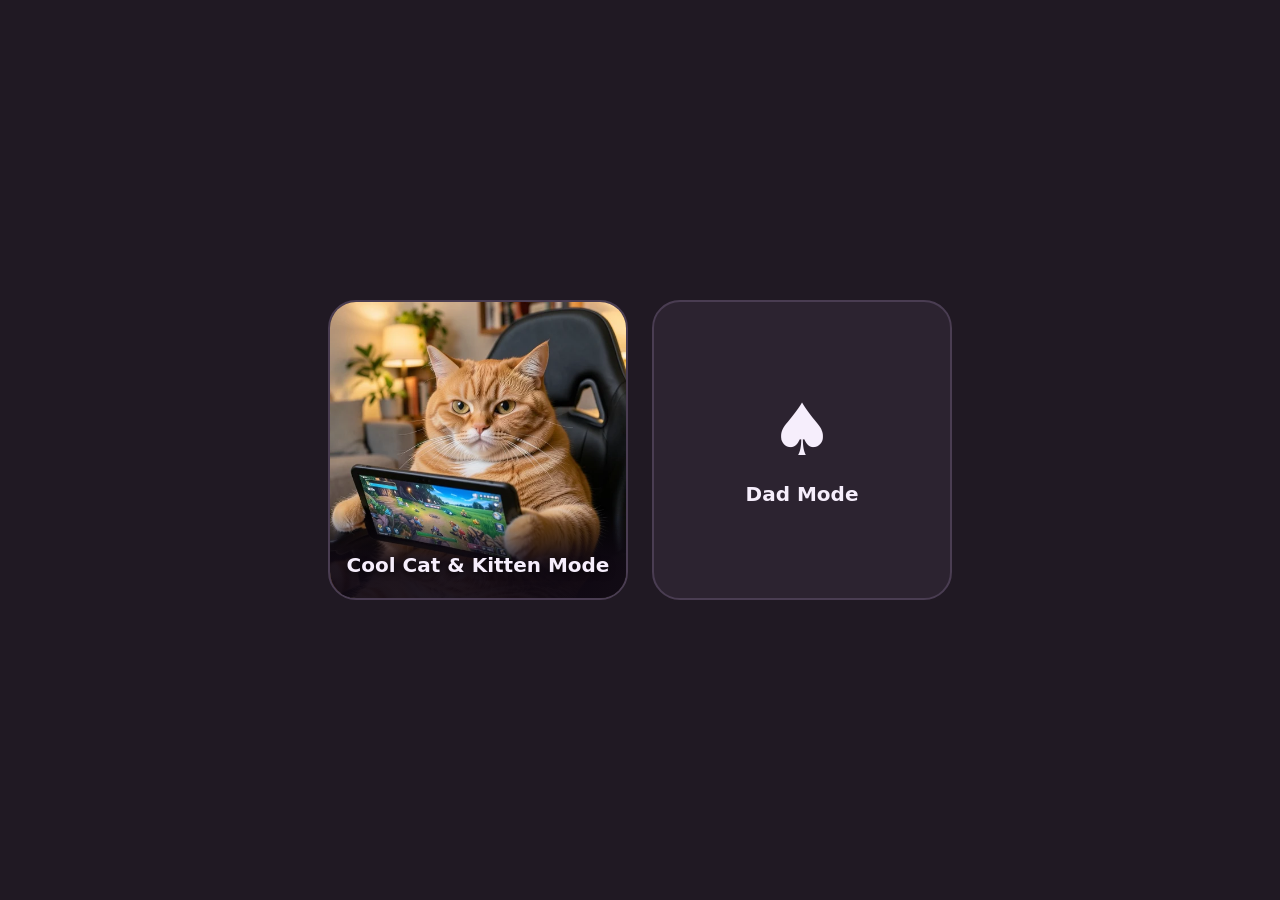
<file: index.html>
<!DOCTYPE html>
<html lang="en">
<head>
<meta charset="utf-8">
<meta name="viewport" content="width=device-width, initial-scale=1">
<title>Nobody's Perfect</title>
<meta name="theme-color" content="#201923">
<link rel="stylesheet" href="launch.css">
<link rel="manifest" href="manifest.json">
<link rel="icon" href="icon-192.png" type="image/png">
</head>
<body>
<main class="launch">
  <a class="launch-card pic" href="cat.html">
    <img class="launch-img" src="img/launch/cool-cat.webp" alt="">
    <b>Cool Cat &amp; Kitten Mode</b>
  </a>
  <a class="launch-card" href="dad.html">
    <span class="launch-art" aria-hidden="true">♠</span>
    <b>Dad Mode</b>
  </a>
</main>
</body>
</html>
</file>
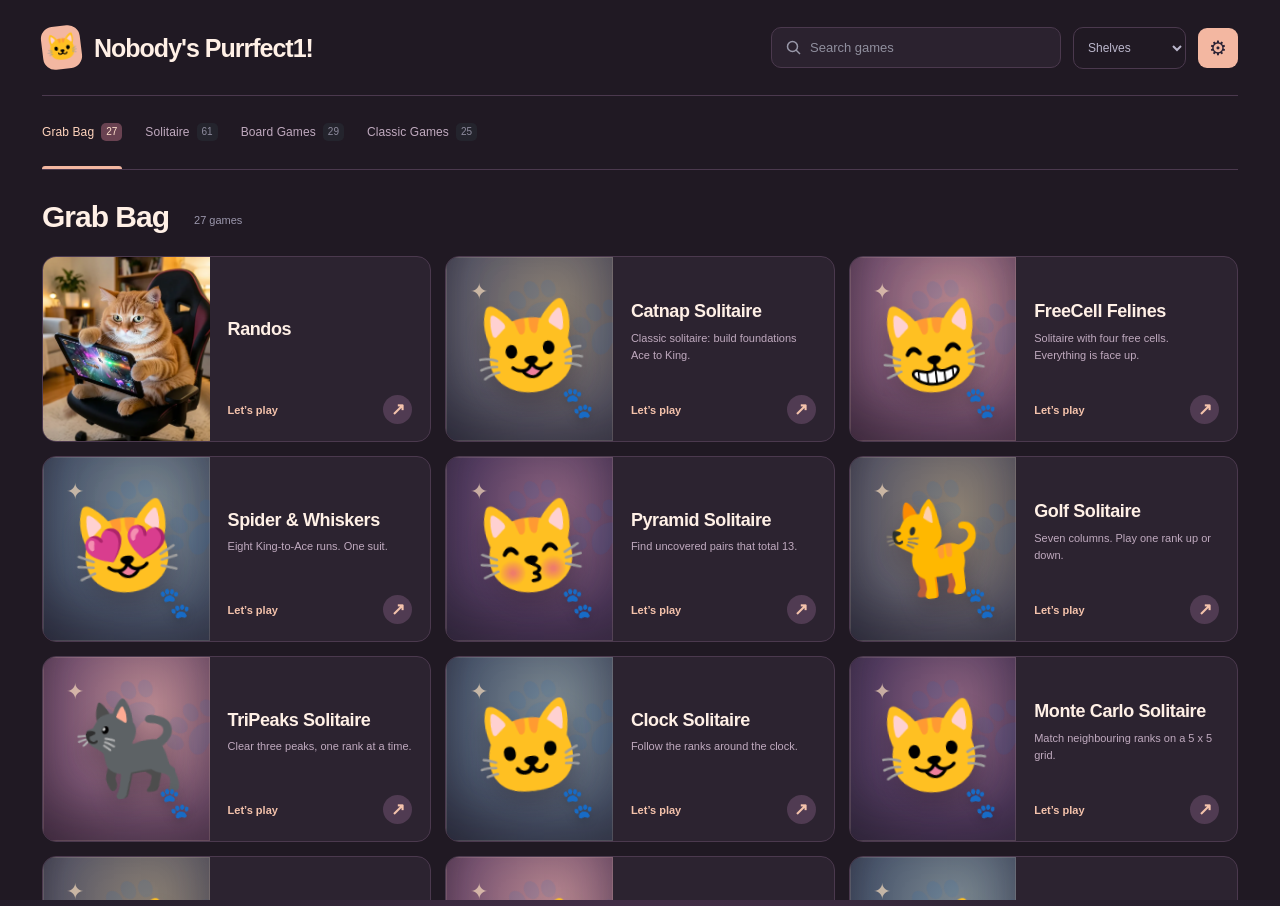
<file: cat.html>
<!DOCTYPE html><html><head><meta charset="utf-8"><title>Nobody's Purrfect1</title>
<meta name="viewport" content="width=device-width,initial-scale=1,viewport-fit=cover">
<link rel="stylesheet" href="intro.css">
<link rel="stylesheet" href="style.css">
<link rel="stylesheet" href="arcade.css">
<link rel="stylesheet" href="expansion.css">
<link rel="stylesheet" href="boards.css">
<link rel="stylesheet" href="more-boards.css">
<link rel="stylesheet" href="carousel.css">
<link rel="stylesheet" href="arcade-views.css">
<link rel="stylesheet" href="readability.css">
<link rel="stylesheet" href="solo.css">
<link rel="stylesheet" href="world-puzzles.css">
<link rel="stylesheet" href="mahjong.css">
<link rel="stylesheet" href="interface.css">
<link rel="stylesheet" href="chess.css">
<link rel="stylesheet" href="jewels.css">
<link rel="stylesheet" href="motion.css">
<link rel="stylesheet" href="cabinet.css">
<link rel="stylesheet" href="classic.css">
<link rel="stylesheet" href="page-themes.css">
<link rel="stylesheet" href="mobile.css">
<link rel="stylesheet" href="room.css">
<link rel="stylesheet" href="solitaire-deck.css">
  <link rel="stylesheet" href="picture-cards.css">
<link rel="manifest" href="manifest.json">
<link rel="icon" href="icon-192.png" type="image/png">
<link rel="apple-touch-icon" href="apple-touch-icon.png">
<meta name="theme-color" content="#201923">
<meta name="apple-mobile-web-app-capable" content="yes">
<meta name="mobile-web-app-capable" content="yes">
<link rel="stylesheet" href="cat-theme.css">
<link rel="stylesheet" href="randos/randos.css">
  <link rel="stylesheet" href="cat-motion.css">
  <link rel="stylesheet" href="online.css">
  <link rel="stylesheet" href="frame.css">
  <link rel="stylesheet" href="hub-settings.css">
  <link rel="stylesheet" href="card-zoom.css">
  <link rel="stylesheet" href="fonts.css">
<script src="js/theme.js"></script>
<link rel="stylesheet" href="light-theme.css">
</head><body>
<div id="top"><h2 style="color:var(--gold)">🐱 Nobody's Purrfect1</h2><div><span class="chip" id="hl"></span><button class="alt" id="mute" style="padding:4px 10px">🔊</button><button class="alt" id="hm" style="padding:4px 12px">Menu</button></div></div>
<div id="board">
<div id="scores"><div>You <b id="sp">0</b></div><div id="cmb"></div><div>Dealer <b id="sd">0</b></div></div>
<div id="goal"></div><div id="stacks"></div>
<div id="hud"><div id="deck"></div><div id="cur"></div><div id="reserve"></div><div id="pw"></div></div></div>
<div id="modal"><div id="box"></div></div><div id="toast"></div><div id="magic"><div id="mtop"><h2 style="color:var(--gold)">🐈 Cat Tricks</h2><span id="mver" style="font-size:13px"></span><button class="alt" id="mq">? How to play</button><button class="alt" id="mx">Close</button></div><div id="mlist"></div><div id="mplay"><div id="menv"></div><div id="mmsg"></div><div id="mcols"></div><div id="mact" class="row"></div></div></div>
<div id="g2"><div id="g2t"><h2 id="g2h" style="color:var(--gold)"></h2><span><button class="alt" id="g2q" title="How to play this game">? How to play</button> <button class="alt" id="g2s" title="Back to the games list">Games</button> <button class="alt" id="g2x" title="Close">Close</button></span></div><div id="g2b"></div></div>
<canvas id="fx"></canvas>

<div id="pg-about" class="page" hidden><div class="pbody">
<div class="pbar"><h2>About</h2><button class="alt" data-close>Back to game</button></div>
<p class="ver">Nobody's Purrfect1 1.0 Final · 25 Oct 2026</p>
<p>A cozy cat arcade with solitaire, board games, puzzles and solo adventures. All games share a whiskered look, with familiar rules and saved progress.</p>
<h3>Credits</h3>
<ul>
<li>The Long Road is after Ashley’s solo card RPG at roboheartbeat.com.</li>
<li>The Quiet Year-style Journal, Savage Worlds-style Skirmish and Castle Falkenstein-style Challenges are unofficial, unaffiliated games inspired by The Quiet Year, Savage Worlds and Castle Falkenstein. They are not made, endorsed or supported by the publishers of those games.</li>
</ul>
</div></div>
<div id="pg-notes" class="page" hidden><div class="pbody">
<div class="pbar"><h2>Release notes</h2><button class="alt" data-close>Back to game</button></div>
<div class="rel"><p class="ver">Nobody's Purrfect1</p><ul><li>A shared cat theme across games, menus, cards and demos.</li><li>Card Duels, Ordinary the Scattering and PullCrest have been removed.</li><li>Other games, levels and saved progress are preserved.</li></ul></div>
</div></div>

<script src="js/game.js"></script>
<script src="js/magic.js"></script>
<script src="js/draw-count.js"></script>
<script src="js/extras.js"></script>
<script src="js/solitaire.js"></script>
<script src="js/tabletop.js"></script>
<script src="js/local-play.js"></script>
<script src="js/page-themes.js"></script>
<script src="js/solitaire-more.js"></script>
<script src="js/rpg.js"></script>
<script src="js/magic-more.js"></script>
<script src="js/board-rules.js"></script>
<script src="js/board-ai.js"></script>
<script src="js/mahjong-tiles.js"></script>
<script src="js/board-games.js"></script>
<script src="js/guides.js"></script>
<script src="vendor/chess.js"></script>
<script src="js/sudoku-data.js"></script>
<script src="js/more-board-rules.js"></script>
<script src="js/more-board-games.js"></script>
<script src="js/gin-rules.js"></script>
<script src="js/gin-game.js"></script>
<script src="js/readability.js"></script>
<script src="js/puzzle-rules.js"></script>
<script src="js/solo-data.js"></script>
<script src="js/solo-games.js"></script>
<script src="js/world-puzzle-rules.js"></script>
<script src="js/world-puzzles.js"></script>
<script src="js/solitaire-motion.js"></script>
<script src="js/animations.js"></script>
<script src="js/jewels.js"></script>
<script src="js/classic-rules.js"></script>
<script src="js/classic-levels.js"></script>
<script src="js/classic-games.js"></script>
<script src="js/card-design.js"></script>
<script src="js/cat-theme.js"></script>
<script src="js/network.js"></script>
<script src="js/carousel.js"></script>
<script src="js/game-sessions.js"></script>
<script src="js/arcade.js"></script>
<script src="randos/randos.js"></script>
<script src="randos/games/snake.js"></script>
<script src="randos/games/breakout.js"></script>
<script src="randos/games/pong.js"></script>
<script src="randos/games/flappy.js"></script>
<script src="randos/games/fish.js"></script>
<script src="randos/games/dodge.js"></script>
<script src="randos/games/whack.js"></script>
<script src="randos/games/memory.js"></script>
<script src="randos/games/lights.js"></script>
<script src="randos/games/slide.js"></script>
<script src="randos/games/tictactoe.js"></script>
<script src="randos/games/simon.js"></script>
<script src="randos/games/stack.js"></script>
<script src="randos/games/reaction.js"></script>
<script src="randos/games/colortap.js"></script>
<script src="randos/games/bubbles.js"></script>
<script src="randos/games/taprace.js"></script>
<script src="randos/games/hilo.js"></script>
<script src="randos/games/hangman.js"></script>
<script src="randos/games/rps.js"></script>
<script src="js/game-nav.js"></script>
<script src="js/pages.js"></script>
<script src="js/click-away.js"></script>
<script src="js/intro.js"></script>
</body></html>
</file>
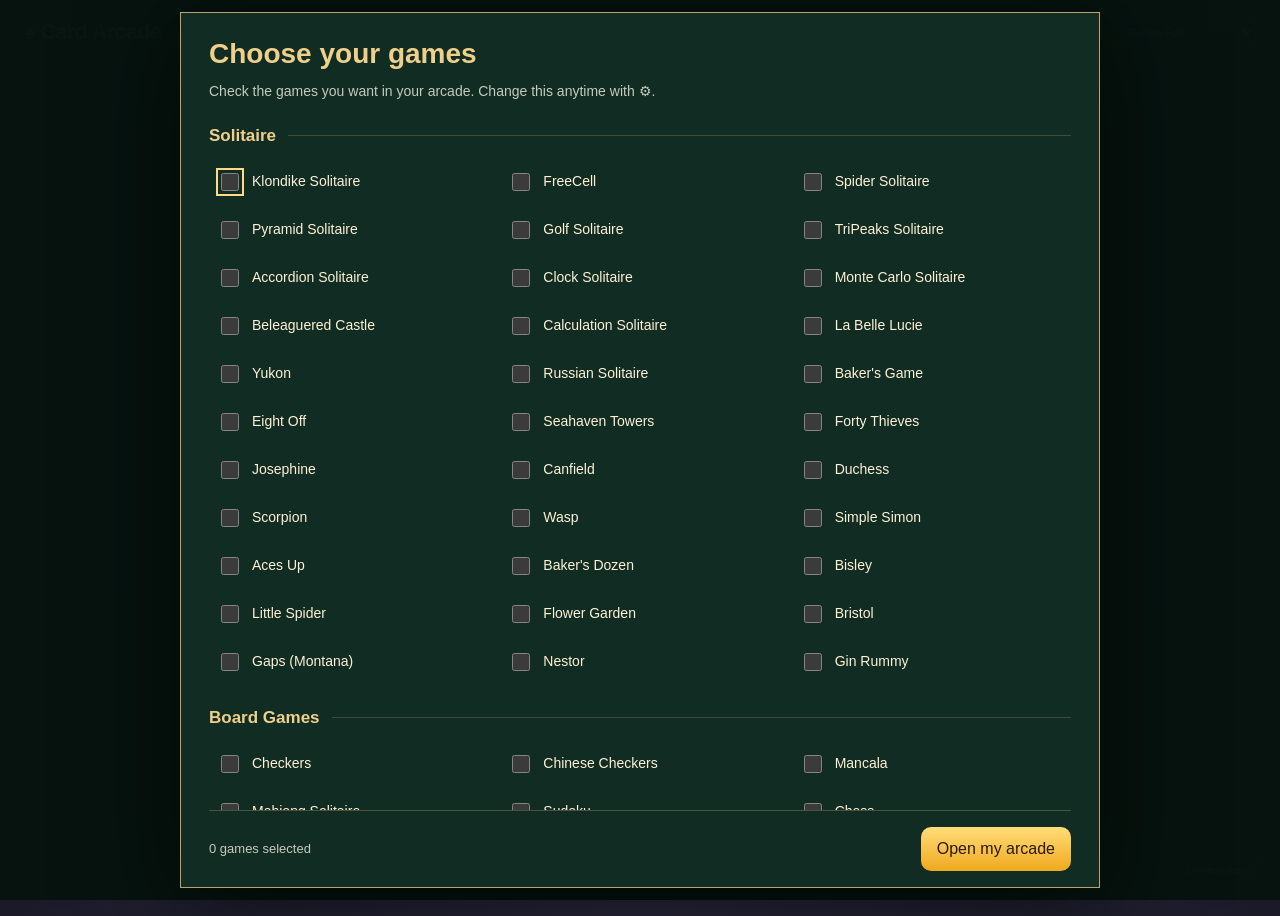
<file: dad.html>
<!DOCTYPE html><html><head><meta charset="utf-8"><title>Card Arcade</title>
<meta name="viewport" content="width=device-width,initial-scale=1,viewport-fit=cover">
<link rel="stylesheet" href="style.css">
<link rel="stylesheet" href="dad-arcade.css">
<link rel="stylesheet" href="expansion.css">
<link rel="stylesheet" href="boards.css">
<link rel="stylesheet" href="more-boards.css">
<link rel="stylesheet" href="carousel.css">
<link rel="stylesheet" href="arcade-views.css">
<link rel="stylesheet" href="readability.css">
<link rel="stylesheet" href="solo.css">
<link rel="stylesheet" href="world-puzzles.css">
<link rel="stylesheet" href="mahjong.css">
<link rel="stylesheet" href="interface.css">
<link rel="stylesheet" href="chess.css">
<link rel="stylesheet" href="jewels.css">
<link rel="stylesheet" href="motion.css">
<link rel="stylesheet" href="cabinet.css">
<link rel="stylesheet" href="classic.css">
<link rel="stylesheet" href="duel-screen.css">
<link rel="stylesheet" href="page-themes.css">
<link rel="stylesheet" href="mobile.css">
<link rel="stylesheet" href="room.css">
<link rel="stylesheet" href="dad-solitaire-deck.css">
<link rel="stylesheet" href="game-selection.css">
<link rel="manifest" href="dad-manifest.json">
<link rel="icon" href="icon.svg" type="image/svg+xml">
<link rel="apple-touch-icon" href="apple-touch-icon.png">
<meta name="theme-color" content="#141419">
<meta name="apple-mobile-web-app-capable" content="yes">
<meta name="mobile-web-app-capable" content="yes">
</head><body>
<div id="top"><h2 style="color:var(--gold)">♠ Card Arcade</h2><div><span class="chip" id="hl"></span><a class="alt" href="index.html" style="padding:4px 12px;text-decoration:none;display:inline-block;border-radius:999px">Modes</a><button class="alt" id="mute" style="padding:4px 10px">🔊</button><button class="alt" id="hm" style="padding:4px 12px">Menu</button></div></div>
<div id="board">
<div id="scores"><div>You <b id="sp">0</b></div><div id="cmb"></div><div>Dealer <b id="sd">0</b></div></div>
<div id="goal"></div><div id="stacks"></div>
<div id="hud"><div id="deck"></div><div id="cur"></div><div id="reserve"></div><div id="pw"></div></div></div>
<div id="modal"><div id="box"></div></div><div id="toast"></div><div id="magic"><div id="mtop"><h2 style="color:var(--gold)">🎩 Card Tricks</h2><span id="mver" style="font-size:13px"></span><button class="alt" id="mq">? How to play</button><button class="alt" id="mx">Close</button></div><div id="mlist"></div><div id="mplay"><div id="menv"></div><div id="mmsg"></div><div id="mcols"></div><div id="mact" class="row"></div></div></div>
<div id="g2"><div id="g2t"><h2 id="g2h" style="color:var(--gold)"></h2><span><button class="alt" id="g2q" title="How to play this game">? How to play</button> <button class="alt" id="g2s" title="Back to the games list">Games</button> <button class="alt" id="g2x" title="Close">Close</button></span></div><div id="g2b"></div></div>
<canvas id="fx"></canvas>

<div id="pg-about" class="page" hidden><div class="pbody">
<div class="pbar"><h2>About</h2><button class="alt" data-close>Back to game</button></div>
<p class="ver">Card Arcade 1.0 Final · 25 Oct 2026</p>
<p>An offline arcade with 94 games and 28 interactive Card Tricks routines: solitaire, solo adventures, board games, seven solo puzzles with 1,000 numbered levels each, nine additional world puzzles with 100 levels each, Gin Rummy, and two original fantasy card duels. Ordinary the Scattering has a 226,400-record catalog and 52 starter decks; PullCrest has 150 five-form creature families and 21,256 printings. Procedural catalog variants share mechanics and are not independently balanced. Card Tricks includes mathematical tricks and clearly labelled chance experiments.</p>
<h3>Credits</h3>
<ul>
<li>The Long Road is after Ashley’s solo card RPG at roboheartbeat.com.</li>
<li>The Quiet Year-style Journal, Savage Worlds-style Skirmish and Castle Falkenstein-style Challenges are unofficial, unaffiliated games inspired by The Quiet Year, Savage Worlds and Castle Falkenstein. They are not made, endorsed or supported by the publishers of those games.</li>
</ul>
</div></div>
<div id="pg-notes" class="page" hidden><div class="pbody">
<div class="pbar"><h2>Release notes</h2><button class="alt" data-close>Back to game</button></div>
<div class="rel"><p class="ver">1.0 Final · 25 Oct 2026</p><ul><li>Games resume when switching through the arcade menu or previous/next arrows. New game remains an explicit reset.</li><li>Mobile headers, touch controls, board scrolling and card-duel layouts adapt to narrow and short screens.</li><li>Complete local assets and catalogs are included in offline installation and the refreshed downloadable ZIP.</li></ul></div>
<div class="rel"><p class="ver">2.4.1 · 25 Oct 2026</p><ul><li>Ordinary the Scattering and PullCrest open in single-screen match layouts: compact battlefields, horizontal hands, selected-card rules and legal actions, and collapsed logs. On narrow screens the action panel moves below the hand. Library, deck-building and reference tabs retain normal scrolling.</li></ul></div>
<div class="rel"><p class="ver">2.4.0 · 25 Oct 2026</p><ul><li>Twenty animated page themes plus the original Green Felt, with saved selection and reduced-motion support.</li><li>The Classic Games cabinet has 100 level profiles per new activity. New Game generates a fresh configuration; levels change layouts, targets or pace. Peg Solitaire and Chinese Checkers retain their existing 1,000-level controls.</li><li>Previous Step and Next Step browse recorded demo frames without rerunning random actions. Resume returns to the live end of the demonstration.</li></ul></div>
<div class="rel"><p class="ver">2.2.2 · 25 Oct 2026</p><ul><li>Stronger local opponents: difficulty-scaled Checkers, Chinese Checkers and Mancala; deeper Chess, Connect Four and Othello search; complete-turn Backgammon evaluation; improved Dominoes, Dots and Boxes, Gin Rummy and card-duel decisions.</li><li>Saved difficulty controls for the original board games, Dominoes and Dots and Boxes. Search uses completed iterations and bounded budgets; worker errors, invalid replies, timeouts and stale turns recover safely.</li><li>Shelves is the default arcade view. Full card catalogs and the updated AI are included in offline installation and the local ZIP.</li></ul></div>
<div class="rel"><p class="ver">2.2.0 · 25 Oct 2026</p><ul><li>Two procedural animation libraries with 1,000 profiles each: Jewel Cascade swaps, matches, falls and actions; shared deal, move, reveal, remove and action motion across Solitaire games. Respects reduced motion.</li><li>Chess now uses tactical iterative search, capture extensions, positional evaluation, repetition awareness and bounded worker recovery instead of fixed-seed random mistakes.</li><li>Gin Rummy joins Solitaire; the remaining Card Duels move to the bottom. Five new arcade views: List, Compact, Shelves, Neon and Paper.</li><li>Ordinary one-click random-deck Quickplay preserves custom decks. Library groups 85,670 redundant same-design/art printings without deleting IDs; alternate names and IDs remain searchable.</li><li>Icon-only local download in the arcade header: a complete ZIP package in downloads/offllinecodebbase.zip, with local-server instructions.</li></ul></div>
<div class="rel"><p class="ver">2.1.0 · 25 Oct 2026</p><ul><li>Ordinary the Scattering: full-height hidden hands and unclipped card rules; fourfold catalog expansion to 226,400 unique names and IDs, preserving all original records; 50 additional starter decks with hover/focus explanations, opening plans, district sequencing, curves and weaknesses.</li><li>Expanded Homesteads support structured settlement and start-of-turn effects. Expansion recipes share artwork and are not individually balance-tested or guaranteed mechanically distinct.</li><li>Dominoes dots no longer inherit playing-card pip styles.</li></ul></div>
<div class="rel"><p class="ver">2.0.0 · 25 Oct 2026</p><ul><li>Solitaire starts the arcade; Stack Showdown and Card Tricks are at the bottom. Added Jewel Cascade with 1,000 match-three difficulty profiles.</li><li>Arial throughout; readable Solitaire card indices and stack spacing; five selectable traditional Mahjong tile styles; chess click/drag/keyboard controls, promotion choices, undo turns, coordinates and move/check highlights.</li></ul></div>
<div class="rel"><p class="ver">1.9.0 · 25 Oct 2026</p><ul><li>Added Hitori, Kakuro, Nonogram, Hanayama-style digital puzzles, Royal Game of Ur, Senet, Alquerque Puzzle, Nine Men's Morris Puzzle and Fox and Geese Puzzle, each with 100 numbered difficulty profiles, saved level selection, undo, rules and explained demos.</li><li>Existing Mahjong Solitaire and its 1,000 levels are unchanged. Ancient games use labelled reconstructed solo rules; Morris and Fox and Geese use fixed-opponent puzzle variants. Every new level has a verified solution, but profiles are not calibrated difficulty ratings and logic-puzzle uniqueness is not claimed.</li><li>93 games plus 28 Card Tricks routines. New modules and styles are available offline.</li></ul></div>
<div class="rel"><p class="ver">1.8.0 · 25 Oct 2026</p><ul><li>Added Tchuka Ruma, Shut the Box, Nurikabe, Peg Solitaire, Pentalpha, Minesweeper and 2048, each with 1,000 numbered levels, saved level selection, rules, strategy and fifty-action demos.</li><li>Tchuka Ruma starts, Peg Solitaire paths and Nurikabe example solutions are verified. Nurikabe uniqueness is not claimed. Pentalpha presets can repeat; chance-based games are not guaranteed solvable. Difficulty parameters and limits are stated in each guide.</li><li>84 games plus 28 Card Tricks routines, with the new code, styles and puzzle data cached for offline play.</li></ul></div>
<div class="rel"><p class="ver">1.7.0 · 25 Oct 2026</p><ul><li>Gin Rummy versus the computer with 1,000 discard-quality settings, optimal meld/deadwood calculation, knock, gin, undercuts and layoffs.</li><li>PullCrest: original creature-card combat, 150 families with a base and four evolutions, 21,256 catalog printings, card library, deck building, structured rules and open-source module files.</li><li>150 local generated family illustrations shared across stages with tinting. Generated catalog variants reuse mechanics and are not individually balanced.</li><li>Clear, high-contrast cards by default, with a saved Classic appearance toggle synchronized to demos.</li><li>Autoplay demos run ten times slower: 23 seconds between explained actions, with a 9-second opening delay. Manual stepping remains immediate.</li></ul></div>
<div class="rel"><p class="ver">1.6.0 · 25 Oct 2026</p><ul><li>Eight new games: Sudoku, Chess, Backgammon, Connect Four, Othello, Dominoes, Dots and Boxes, and Tic-Tac-Toe.</li><li>1,000 verified unique-solution Sudoku puzzles. Chess, Backgammon, Connect Four and Othello offer 1,000 increasing computer search-effort settings, not calibrated ratings.</li><li>Every new game appears in the carousel, All Games and rules index, with a real-engine 50-step explained demo.</li><li>Visible translucent Mancala stones with sowing and capture animations, plus translucent Mahjong tiles.</li><li>Local chess rules library and all new scripts, puzzle data and styles included in the offline cache.</li></ul></div>
<div class="rel"><p class="ver">1.5.0 · 25 Oct 2026</p><ul><li>Ordinary the Scattering: original two-district card combat versus the computer, focus resources, defender responses, seeded dice and an alternative project victory.</li><li>56,600 original card records in eight type tables: 48 curated foundation cards plus a procedurally generated expansion, not individually balance-tested.</li><li>Searchable card library, filters, sorting, JSON export, deck builder, deck import/export and a complete structured rulebook.</li><li>48 original generated local illustrations, shared by faction/type with variant tinting. Engine, source, tables and scoped licenses are available in-game.</li><li>Carousel, rules, strategy and 50-step real-engine demo integration.</li></ul></div>
<div class="rel"><p class="ver">1.4.0 · 25 Oct 2026</p><ul><li>Default game carousel with live sandboxed board previews and rules and strategy on hover or tap.</li><li>Fifty explained demo actions for every game and every card trick. Pause, advance one step, restart, or expand the demonstration.</li><li>Demo rounds never affect your saved game, coins, tickets or progress.</li><li>The tricks collection is now named Card Tricks.</li></ul></div>
<div class="rel"><p class="ver">1.3.0 · 25 Oct 2026</p><ul><li>Stack Showdown: new one-card sideline mode with recall and swapping.</li><li>Checkers, Chinese Checkers and Mancala against computer opponents.</li><li>Mahjong Solitaire with 1,000 seeded, solution-verified layouts, hints and undo.</li><li>Detailed rules, controls and game-specific strategy for every game and all 28 Card Tricks routines.</li><li>Logic fixes for Klondike moves, completed-game guards, wild-Ace evaluation, the final journal entry, Card Tricks timer cancellation and several RPG resource rules.</li><li>Stack Showdown levels now begin at 1; older zero-based saves migrate safely.</li></ul></div>
<div class="rel"><p class="ver">1.2.0 · 25 Oct 2026</p><ul><li>Twenty new Card Tricks routines: encoding, error correction, shuffle invariants, arithmetic, secret communication and interactive predictions. Chance experiments are labelled honestly.</li><li>Twenty original card RPG adventures with separate objectives, actions and in-game rules.</li><li>Twenty more solitaire games, including Yukon, Russian, Forty Thieves, Canfield, Scorpion, Simple Simon, Aces Up, Bisley, Flower Garden and Gaps.</li><li>Optional dungeon background for all RPG games; preference is saved and included in Save / Load.</li><li>Expansion modules and dungeon artwork are included in offline caching.</li></ul></div>
<div class="rel"><p class="ver">1.1.0 · 25 Oct 2026</p><ul><li>New arcade hub with Solitaire, Card Puzzles, Solo Adventures, Card Tricks and ticket games.</li><li>Added Spider, Pyramid, Golf, TriPeaks, Accordion, Clock, Monte Carlo, Bowling, Beleaguered Castle, Calculation, La Belle Lucie and Card Memory.</li><li>In-game rules describe the variants, controls and win conditions.</li><li>Stack Showdown keeps its own level selection, shop and saved progress.</li></ul></div>
<div class="rel"><p class="ver">1.0.0 · 25 Oct 2026</p><ul>
<li>Stack Showdown levels, with a shop for Peek, Redraw, +3 boosts and side-game tickets</li>
<li>Side games: High-Low Streak and Lucky Flip</li>
<li>More Games: Scoundrel, Klondike Solitaire, FreeCell, The Long Road, Savage Worlds-style Skirmish, The Quiet Year-style Journal and Castle Falkenstein-style Challenges</li>
<li>Card Tricks with eight tricks</li>
<li>How to play guides, and Save / Load</li>
<li>Works offline and can be installed as an app</li>
</ul></div>
</div></div>

<script src="js/dad-game.js"></script>
<script src="js/magic.js"></script>
<script src="js/draw-count.js"></script>
<script src="js/extras.js"></script>
<script src="js/dad-solitaire.js"></script>
<script src="js/tabletop.js"></script>
<script src="js/local-play.js"></script>
<script src="js/page-themes.js"></script>
<script src="js/solitaire-more.js"></script>
<script src="js/rpg.js"></script>
<script src="js/magic-more.js"></script>
<script src="js/board-rules.js"></script>
<script src="js/board-ai.js"></script>
<script src="js/mahjong-tiles.js"></script>
<script src="js/board-games.js"></script>
<script src="js/dad-guides.js"></script>
<script src="vendor/chess.js"></script>
<script src="js/sudoku-data.js"></script>
<script src="js/more-board-rules.js"></script>
<script src="js/more-board-games.js"></script>
<script src="js/gin-rules.js"></script>
<script src="js/gin-game.js"></script>
<script src="js/readability.js"></script>
<script src="js/puzzle-rules.js"></script>
<script src="js/solo-data.js"></script>
<script src="js/solo-games.js"></script>
<script src="js/world-puzzle-rules.js"></script>
<script src="js/world-puzzles.js"></script>
<script src="js/animations.js"></script>
<script src="js/dad-jewels.js"></script>
<script src="js/classic-rules.js"></script>
<script src="js/classic-levels.js"></script>
<script src="js/classic-games.js"></script>
<script src="js/dad-card-design.js"></script>
<script src="js/dad-carousel.js"></script>
<script src="js/game-sessions.js"></script>
<script src="js/game-selection.js"></script>
<script src="js/dad-arcade.js"></script>
<script src="js/game-nav.js"></script>
<script src="js/dad-pages.js"></script>
</body></html>
</file>
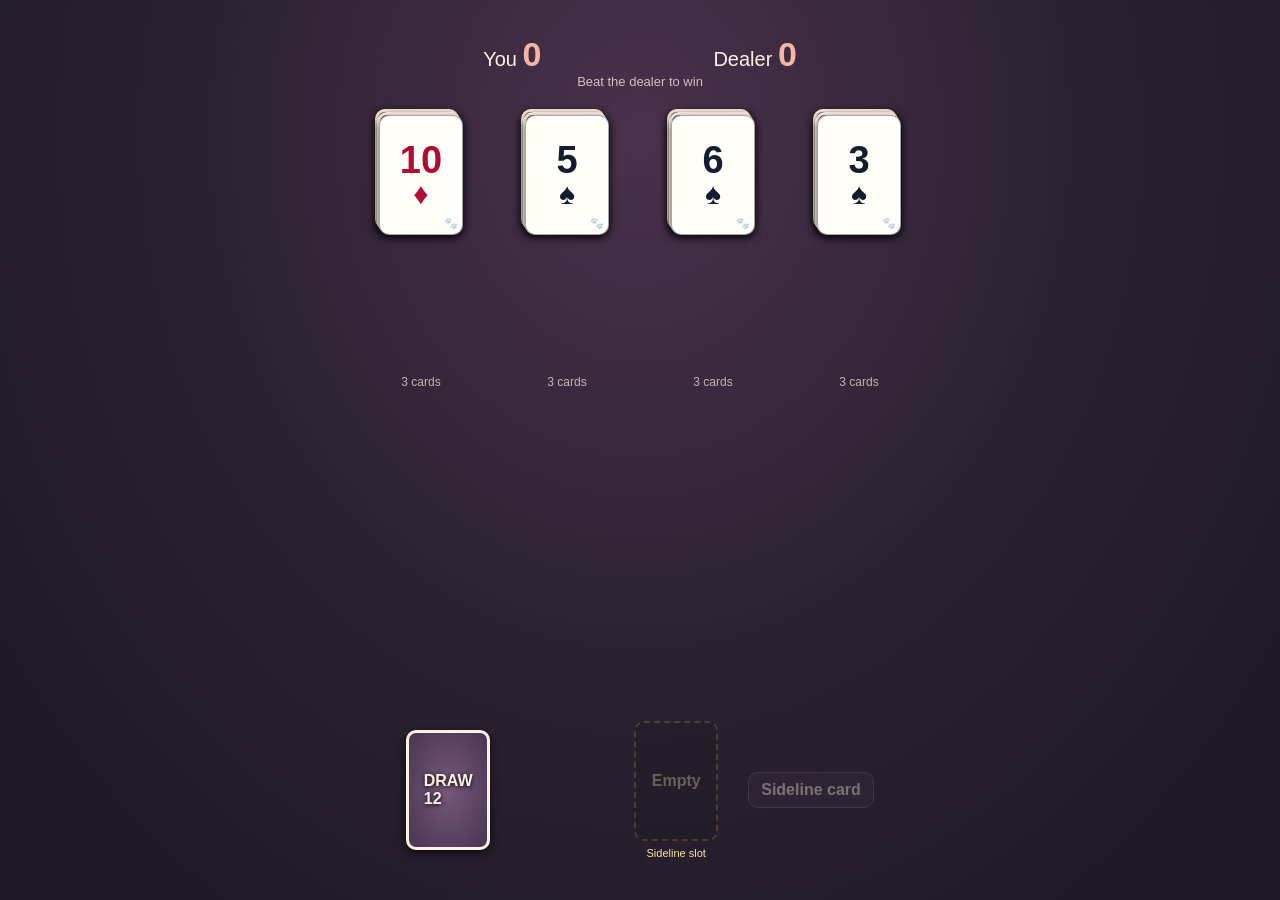
<file: demo.html>
<!DOCTYPE html><html><head><meta charset="utf-8"><title>Nobody's Purrfect1</title>
<meta name="viewport" content="width=device-width,initial-scale=1,viewport-fit=cover">
<link rel="stylesheet" href="style.css">
<link rel="stylesheet" href="arcade.css">
<link rel="stylesheet" href="expansion.css">
<link rel="stylesheet" href="boards.css">
<link rel="stylesheet" href="more-boards.css">
<link rel="stylesheet" href="carousel.css">
<link rel="stylesheet" href="readability.css">
<link rel="stylesheet" href="solo.css">
<link rel="stylesheet" href="world-puzzles.css">
<link rel="stylesheet" href="mahjong.css">
<link rel="stylesheet" href="interface.css">
<link rel="stylesheet" href="mobile.css">
<link rel="stylesheet" href="chess.css">
<link rel="stylesheet" href="jewels.css">
<link rel="stylesheet" href="motion.css">
<link rel="stylesheet" href="cabinet.css">
<link rel="stylesheet" href="classic.css">
<link rel="stylesheet" href="solitaire-deck.css">
<link rel="stylesheet" href="picture-cards.css">
<link rel="manifest" href="manifest.json">
<link rel="icon" href="icon-192.png" type="image/png">
<link rel="apple-touch-icon" href="apple-touch-icon.png">
<meta name="theme-color" content="#201923">
<meta name="apple-mobile-web-app-capable" content="yes">
<meta name="mobile-web-app-capable" content="yes">
<link rel="stylesheet" href="cat-theme.css">
<script src="js/theme.js"></script>
<link rel="stylesheet" href="light-theme.css">
</head><body class="demo-frame">
<div id="top"><h2 style="color:var(--gold)">🐱 Nobody's Purrfect1</h2><div><span class="chip" id="hl"></span><button class="alt" id="mute" style="padding:4px 10px">🔊</button><button class="alt" id="hm" style="padding:4px 12px">Menu</button></div></div>
<div id="board">
<div id="scores"><div>You <b id="sp">0</b></div><div id="cmb"></div><div>Dealer <b id="sd">0</b></div></div>
<div id="goal"></div><div id="stacks"></div>
<div id="hud"><div id="deck"></div><div id="cur"></div><div id="reserve"></div><div id="pw"></div></div></div>
<div id="modal"><div id="box"></div></div><div id="toast"></div><div id="magic"><div id="mtop"><h2 style="color:var(--gold)">🐈 Cat Tricks</h2><span id="mver" style="font-size:13px"></span><button class="alt" id="mq">? How to play</button><button class="alt" id="mx">Close</button></div><div id="mlist"></div><div id="mplay"><div id="menv"></div><div id="mmsg"></div><div id="mcols"></div><div id="mact" class="row"></div></div></div>
<div id="g2"><div id="g2t"><h2 id="g2h" style="color:var(--gold)"></h2><span><button class="alt" id="g2q" title="How to play this game">? How to play</button> <button class="alt" id="g2s" title="Back to the games list">Games</button> <button class="alt" id="g2x" title="Close">Close</button></span></div><div id="g2b"></div></div>
<canvas id="fx"></canvas>

<div id="pg-about" class="page" hidden><div class="pbody">
<div class="pbar"><h2>About</h2><button class="alt" data-close>Back to game</button></div>
<p class="ver">Nobody's Purrfect1 1.0 Final · 25 Oct 2026</p>
<p>A cozy cat arcade with solitaire, board games, puzzles, solo adventures and interactive card tricks. All games share a whiskered look, with familiar rules and saved progress.</p>
<h3>Credits</h3>
<ul>
<li>The Long Road is after Ashley’s solo card RPG at roboheartbeat.com.</li>
<li>The Quiet Year-style Journal, Savage Worlds-style Skirmish and Castle Falkenstein-style Challenges are unofficial, unaffiliated games inspired by The Quiet Year, Savage Worlds and Castle Falkenstein. They are not made, endorsed or supported by the publishers of those games.</li>
</ul>
</div></div>
<div id="pg-notes" class="page" hidden><div class="pbody">
<div class="pbar"><h2>Release notes</h2><button class="alt" data-close>Back to game</button></div>
<div class="rel"><p class="ver">Nobody's Purrfect1</p><ul><li>A shared cat theme across games, menus, cards and demos.</li><li>Card Duels, Ordinary the Scattering and PullCrest have been removed.</li><li>Other games, levels and saved progress are preserved.</li></ul></div>
</div></div>

<script src="js/demo-bootstrap.js"></script>
<script src="js/game.js"></script>
<script src="js/magic.js"></script>
<script src="js/draw-count.js"></script>
<script src="js/extras.js"></script>
<script src="js/solitaire.js"></script>
<script src="js/tabletop.js"></script>
<script src="js/local-play.js"></script>
<script src="js/solitaire-more.js"></script>
<script src="js/rpg.js"></script>
<script src="js/magic-more.js"></script>
<script src="js/board-rules.js"></script>
<script src="js/board-ai.js"></script>
<script src="js/mahjong-tiles.js"></script>
<script src="js/board-games.js"></script>
<script src="js/guides.js"></script>
<script src="vendor/chess.js"></script>
<script src="js/sudoku-data.js"></script>
<script src="js/more-board-rules.js"></script>
<script src="js/more-board-games.js"></script>
<script src="js/gin-rules.js"></script>
<script src="js/gin-game.js"></script>
<script src="js/readability.js"></script>
<script src="js/puzzle-rules.js"></script>
<script src="js/solo-data.js"></script>
<script src="js/solo-games.js"></script>
<script src="js/world-puzzle-rules.js"></script>
<script src="js/world-puzzles.js"></script>
<script src="js/animations.js"></script>
<script src="js/jewels.js"></script>
<script src="js/classic-rules.js"></script>
<script src="js/classic-levels.js"></script>
<script src="js/classic-games.js"></script>
<script src="js/card-design.js"></script>
<script src="js/cat-theme.js"></script>
<script src="js/demo-solitaire.js"></script>
<script src="js/demo-adventures.js"></script>
<script src="js/demo-tricks.js"></script>
<script src="js/demo-history.js"></script>
<script src="js/demo-player.js"></script>

</body></html>
</file>
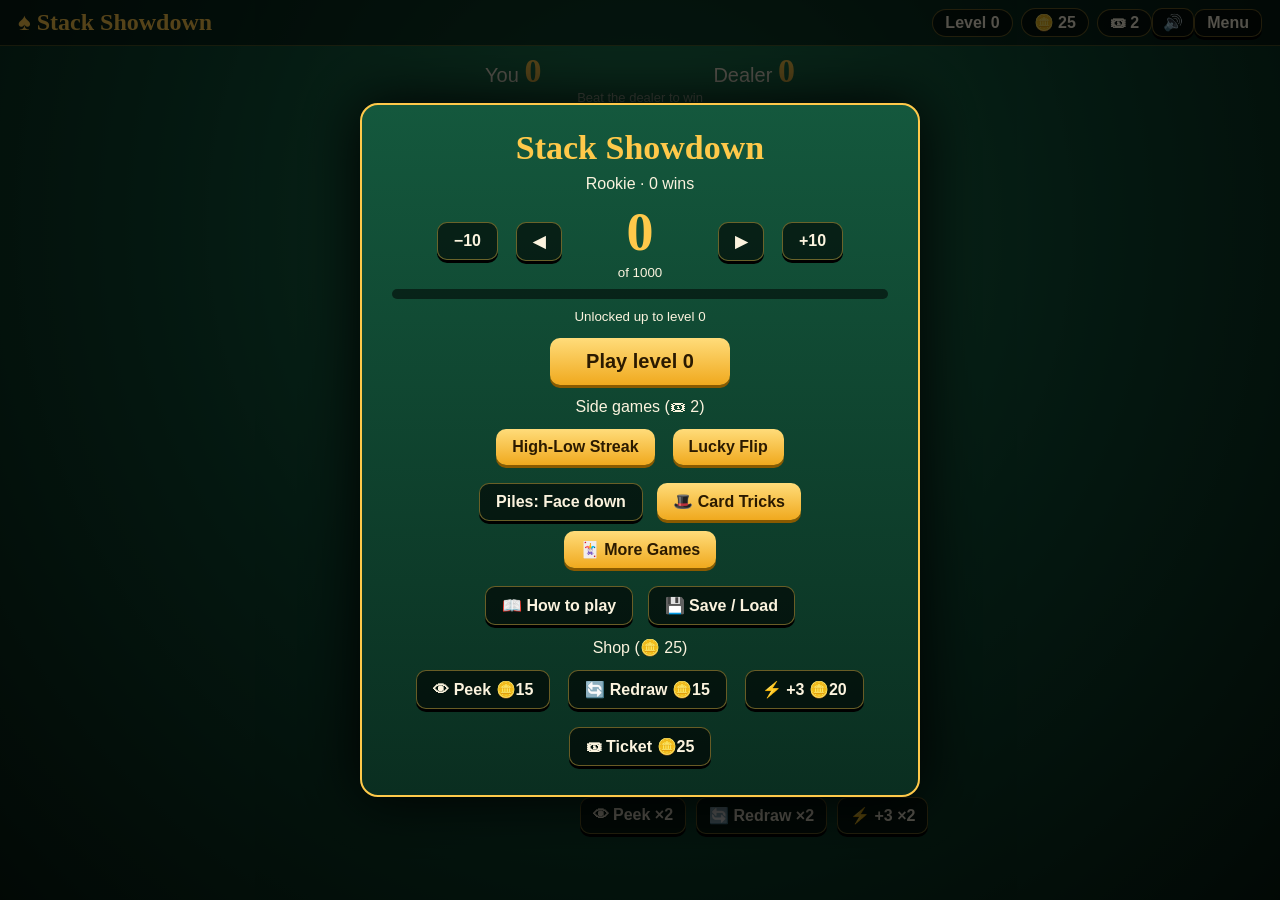
<file: uploads/Solitaire.html>
<!DOCTYPE html><html><head><meta charset="utf-8"><title>Stack Showdown</title>
<meta name="viewport" content="width=device-width,initial-scale=1">
<style>
*{box-sizing:border-box;user-select:none}
:root{--felt:#0d4a33;--ink:#06190f;--gold:#ffc94a;--cream:#fbf3de;--ruby:#b3263e}
body{margin:0;height:100vh;overflow:hidden;font-family:"Trebuchet MS","Segoe UI",sans-serif;color:var(--cream);background:radial-gradient(ellipse at 50% 25%,#23885a,var(--felt) 50%,var(--ink))}
h1,h2{font-family:Georgia,"Palatino Linotype",serif;margin:0}
#top{display:flex;justify-content:space-between;align-items:center;padding:8px 18px;background:#0007;border-bottom:1px solid #ffc94a44}
.chip{padding:4px 12px;border-radius:20px;background:#0008;border:1px solid #ffc94a66;margin-left:8px;font-weight:700;display:inline-block}
button{font:inherit;font-weight:700;cursor:pointer;color:#2b1a00;background:linear-gradient(#ffdc7a,#f0a91e);border:0;border-radius:10px;padding:9px 16px;box-shadow:0 3px 0 #8a5a00;transition:transform .1s}
button:hover{transform:translateY(-2px)}button:active{transform:translateY(2px);box-shadow:none}
button.alt{background:#0009;color:var(--cream);box-shadow:0 3px 0 #000;border:1px solid #ffc94a66}
button:disabled{opacity:.4;pointer-events:none}
#board{display:flex;flex-direction:column;align-items:center;height:calc(100vh - 50px);padding:6px}
#scores{display:flex;gap:46px;font-size:20px;align-items:center}
#scores b{font-size:34px;color:var(--gold);font-family:Georgia,serif}
#cmb{min-width:80px;color:#ff9b3d;font-weight:800;font-size:22px;text-align:center}
#goal{opacity:.75;font-size:13px}
#stacks{display:flex;gap:26px;flex:1;align-items:flex-start;justify-content:center;margin-top:8px}
.col{width:120px;text-align:center;cursor:pointer;transition:transform .2s,filter .2s}
.col.hot:hover{transform:translateY(-8px) scale(1.05);filter:drop-shadow(0 0 16px var(--gold))}
.col.pk{outline:2px dashed var(--gold);border-radius:12px}
.pile{position:relative;width:84px;height:120px;margin:18px auto 0}
.vs{position:relative;height:128px;width:84px;margin:12px auto 0}
.cnt{font-size:12px;opacity:.7}
.card{position:absolute;width:84px;height:120px;perspective:700px}
.ci{position:relative;width:100%;height:100%;transition:transform .5s;transform-style:preserve-3d}
.card.up .ci{transform:rotateY(180deg)}
.f,.b{position:absolute;inset:0;border-radius:10px;backface-visibility:hidden;box-shadow:0 3px 8px #000a}
.b{background:repeating-linear-gradient(45deg,#8a1630 0 6px,#b3263e 6px 12px);border:5px solid var(--cream)}
.f{background:#fffaf0;color:#1c1c1c;transform:rotateY(180deg);display:flex;align-items:center;justify-content:center;flex-direction:column;font:800 34px Georgia,serif}
.f.red{color:#c8102e}.f small{font-size:30px}
.card.win .f{box-shadow:0 0 22px 6px #6dff9c}.card.lose .f{box-shadow:0 0 22px 6px #ff4d6a}
@keyframes drop{from{transform:translateY(130px) rotate(-14deg) scale(1.2);opacity:0}}
@keyframes fl{to{transform:translateY(-70px) scale(1.4);opacity:0}}
@keyframes pop{from{transform:scale(.6);opacity:0}}
.float{position:fixed;font:800 28px Georgia;pointer-events:none;animation:fl 1.3s forwards;text-shadow:0 2px 6px #000}
#hud{display:flex;gap:30px;align-items:center;height:150px}
#deck{position:relative;width:84px;height:120px;cursor:pointer}
#deck.pulse{animation:pl 1s infinite}@keyframes pl{50%{transform:scale(1.08);filter:drop-shadow(0 0 14px var(--gold))}}
#deckl{position:absolute;inset:0;display:flex;align-items:center;justify-content:center;font-weight:800;text-shadow:0 1px 4px #000;z-index:3}
#cur{position:relative;width:84px;height:120px;transform:scale(1.2)}
#pw{display:flex;gap:10px}#pw button{padding:8px 12px}
#modal{position:fixed;inset:0;display:none;align-items:center;justify-content:center;background:#000a;z-index:20}
#box{background:linear-gradient(#14583d,#0a2e20);border:2px solid var(--gold);border-radius:18px;padding:24px 30px;min-width:440px;max-width:560px;text-align:center;animation:pop .3s;box-shadow:0 0 60px #000}
#box p{margin:8px 0}#box button{margin:5px}.row{display:flex;justify-content:center;gap:8px;flex-wrap:wrap}
.bar{height:10px;background:#0008;border-radius:6px;overflow:hidden;margin:8px 0}.bar i{display:block;height:100%;background:linear-gradient(90deg,#ffc94a,#ff7a3d)}
.big{font:800 54px Georgia;color:var(--gold)}
#fx{position:fixed;inset:0;pointer-events:none;z-index:30}
#toast{position:fixed;bottom:170px;left:50%;transform:translateX(-50%);background:#000c;padding:8px 18px;border-radius:20px;border:1px solid var(--gold);display:none;z-index:25}
#magic{position:fixed;inset:0;z-index:22;display:none;flex-direction:column;align-items:center;background:radial-gradient(ellipse at 50% 20%,#2f2070,#120a2e 60%,#06030f);overflow:auto;--cw:58px;--ch:84px;--ov:28px}
#mtop{display:flex;width:100%;justify-content:space-between;align-items:center;padding:10px 18px;background:#0008;gap:10px}
#mlist{display:grid;grid-template-columns:repeat(auto-fit,minmax(230px,1fr));gap:12px;padding:18px;max-width:1000px;width:100%}#mlist button{text-align:left;padding:14px}
#mplay{display:none;flex-direction:column;align-items:center;width:100%;padding-bottom:30px}
#magic .card{width:var(--cw);height:var(--ch)}#magic .f{font-size:19px}#magic .f small{font-size:17px}
.mcol{position:relative;width:var(--cw);margin:0 10px 26px;transition:opacity .3s,transform .2s}.mcol.hot{cursor:pointer}.mcol.hot:hover{transform:translateY(-6px);filter:drop-shadow(0 0 12px var(--gold))}.mcol.dim{opacity:.22}.mcol.on{filter:drop-shadow(0 0 16px #6dff9c);transform:scale(1.05)}
#mcols{display:flex;margin:14px 0;min-height:200px;align-items:flex-start;justify-content:center;flex-wrap:wrap}.mlab{position:absolute;bottom:-22px;width:100%;text-align:center;font-size:12px;opacity:.7}
#mmsg{font:italic 22px Georgia,serif;min-height:80px;text-align:center;padding:0 16px;max-width:660px;margin-top:12px}
#menv{display:none;padding:6px 16px;border:1px dashed var(--gold);border-radius:6px;background:#fbf3de18;margin-top:10px}
.glow .f,.glow .b{box-shadow:0 0 18px 5px var(--gold)}
@media(max-width:700px){#magic{--cw:42px;--ch:62px;--ov:19px}.mcol{margin:0 3px 26px}}
@media(prefers-reduced-motion){*{animation:none!important;transition:none!important}}
.pip{display:none}
.fu .pip,#magic .pip{display:block;position:absolute;left:0;right:0;top:0;text-align:center;font-style:normal;opacity:.85}
.fu .pip{line-height:120px;font-size:44px}#magic .pip{line-height:var(--ch);font-size:28px}
.fu .f,#magic .f{flex-direction:row;justify-content:flex-start;align-items:flex-start;padding:5px 7px;gap:3px}
.fu .f span,#magic .f span{position:relative;z-index:1}.fu .f{font-size:22px}.fu .f small{font-size:20px}
@media(max-width:700px){#magic .f{font-size:14px;padding:3px 4px}#magic .f small{font-size:13px}}
#modal{z-index:40}
#g2{position:fixed;inset:0;z-index:22;display:none;flex-direction:column;background:radial-gradient(ellipse at 50% 20%,#1f7a4d,#0b3d2a 55%,#05180f);overflow:auto;--cw:62px;--ch:90px;text-align:center}
#g2t{display:flex;justify-content:space-between;align-items:center;padding:10px 18px;background:#0008}#g2b{padding:14px}
#gl{display:grid;grid-template-columns:repeat(auto-fit,minmax(240px,1fr));gap:12px;max-width:1000px;margin:auto}#gl button{text-align:left;padding:14px}
#g2 .card{width:var(--cw);height:var(--ch)}#g2 .f{font-size:19px;flex-direction:row;justify-content:flex-start;align-items:flex-start;padding:4px 5px;gap:3px}#g2 .f small{font-size:17px}#g2 .f span{position:relative;z-index:1}
#g2 .pip{display:block;position:absolute;left:0;right:0;top:0;text-align:center;font-style:normal;line-height:var(--ch);font-size:28px;opacity:.85}
.pl{position:relative;width:var(--cw);margin:0 5px 24px;border:2px dashed #ffffff33;border-radius:10px;min-height:var(--ch);cursor:pointer}.pl .card{left:-2px}
#g2 .card.sel .f{box-shadow:0 0 14px 4px var(--gold)}.st{font-size:20px;margin:6px}
@media(max-width:700px){#g2{--cw:40px;--ch:58px}#g2 .f{font-size:13px}}
</style></head><body>
<div id="top"><h2 style="color:var(--gold)">♠ Stack Showdown</h2><div><span class="chip" id="hl"></span><span class="chip" id="hc"></span><span class="chip" id="ht"></span><button class="alt" id="mute" style="padding:4px 10px">🔊</button><button class="alt" id="hm" style="padding:4px 12px">Menu</button></div></div>
<div id="board">
<div id="scores"><div>You <b id="sp">0</b></div><div id="cmb"></div><div>Dealer <b id="sd">0</b></div></div>
<div id="goal"></div><div id="stacks"></div>
<div id="hud"><div id="deck"></div><div id="cur"></div><div id="pw"></div></div></div>
<div id="modal"><div id="box"></div></div><div id="toast"></div><div id="magic"><div id="mtop"><h2 style="color:var(--gold)">🎩 Card Tricks</h2><span id="mver" style="font-size:13px"></span><button class="alt" id="mq">? How to play</button><button class="alt" id="mx">Close</button></div><div id="mlist"></div><div id="mplay"><div id="menv"></div><div id="mmsg"></div><div id="mcols"></div><div id="mact" class="row"></div></div></div>
<div id="g2"><div id="g2t"><h2 id="g2h" style="color:var(--gold)"></h2><span><button class="alt" id="g2q" title="How to play this game">? How to play</button> <button class="alt" id="g2s" title="Back to the games list">Games</button> <button class="alt" id="g2x" title="Close">Close</button></span></div><div id="g2b"></div></div>
<canvas id="fx"></canvas>
<script>
const $=s=>document.querySelector(s),R=['2','3','4','5','6','7','8','9','10','J','Q','K','A'],S=['♠','♥','♦','♣'];
const h=(t,c,x)=>{const e=document.createElement(t);e.className=c||'';if(x!==undefined)e.innerHTML=x;return e},wait=ms=>new Promise(r=>setTimeout(r,ms));
const rnd=n=>Math.floor(Math.random()*n),RANKS=['Rookie','Hustler','Card Sharp','Dealer\'s Rival','High Roller','Legend'];
let sv={lvl:0,max:0,coins:25,tickets:2,peek:2,redraw:2,boost:2,wins:0};
try{Object.assign(sv,JSON.parse(localStorage.getItem('ss_save')||'{}'))}catch(e){}
const persist=()=>{try{localStorage.setItem('ss_save',JSON.stringify(sv))}catch(e){}};
let sel=sv.max,g=null,muted=false,AC;
function sfx(f,d=.12,t='triangle'){if(muted)return;try{AC=AC||new AudioContext();const o=AC.createOscillator(),v=AC.createGain();o.type=t;o.frequency.value=f;v.gain.value=.08;v.gain.exponentialRampToValueAtTime(.001,AC.currentTime+d);o.connect(v);v.connect(AC.destination);o.start();o.stop(AC.currentTime+d)}catch(e){}}
const jingle=a=>a.forEach((f,i)=>setTimeout(()=>sfx(f,.18,'square'),i*110));
$('#mute').onclick=()=>{muted=!muted;$('#mute').textContent=muted?'🔇':'🔊'};
function toast(t){const e=$('#toast');e.textContent=t;e.style.display='block';clearTimeout(e.t);e.t=setTimeout(()=>e.style.display='none',1800)}
function card(c,up){const d=h('div','card'+(up?' up':''));d.innerHTML=`<div class=ci><div class=b></div><div class="f ${c.s==1||c.s==2?'red':''}"><span>${R[c.r]}</span><small>${S[c.s]}</small><i class=pip>${S[c.s]}</i></div></div>`;return d}
const rc=(bias=0)=>{let r=rnd(13);if(Math.random()<bias)r=Math.max(r,rnd(13));return{r,s:rnd(4)}};
const rank=l=>l>=1000?'Grand Champion':RANKS[Math.min(5,Math.floor(l/167))];
const conf=(()=>{const c=$('#fx'),x=c.getContext('2d');let P=[],on=0;const rs=()=>{c.width=innerWidth;c.height=innerHeight};rs();onresize=rs;
function loop(){x.clearRect(0,0,c.width,c.height);P.forEach(p=>{p.vy+=.25;p.x+=p.vx;p.y+=p.vy;p.l--;x.globalAlpha=Math.max(0,p.l/60);x.fillStyle=p.c;x.fillRect(p.x,p.y,p.s,p.s)});P=P.filter(p=>p.l>0);if(P.length)requestAnimationFrame(loop);else on=0}
return(px,py,n,cols)=>{for(let i=0;i<n;i++)P.push({x:px,y:py,vx:(Math.random()-.5)*12,vy:-Math.random()*10,s:4+Math.random()*6,l:50+Math.random()*50,c:cols[rnd(cols.length)]});if(!on){on=1;loop()}}})();
const GOLD=['#ffc94a','#ff7a3d','#fff3b0','#6dff9c','#ff4d6a'];
function fl(t,col,el){const r=el.getBoundingClientRect(),e=h('div','float',t);e.style.cssText=`left:${r.left+20}px;top:${r.top}px;color:${col}`;document.body.appendChild(e);setTimeout(()=>e.remove(),1300)}
function header(){$('#hl').textContent='Level '+(g?g.lvl:sv.max);$('#hc').textContent='🪙 '+sv.coins;$('#ht').textContent='🎟 '+sv.tickets}
function newGame(l){const depth=Math.min(7,3+Math.floor(l/200)),bias=Math.min(.55,l/1800);
 g={lvl:l,m:Math.floor(l/200),stacks:[0,1,2,3].map(()=>Array.from({length:depth},()=>rc(bias))),peek:{},fu:sv.pm==1,tp:sv.pm==2,pl:0,dl:0,combo:0,maxc:0,left:depth*4,cur:null,bst:0,busy:0,pm:0,fresh:0};
 $('#modal').style.display='none';render();toast('Level '+l+' – '+rank(l)+(g.fu?' · face-up piles':g.tp?' · top cards face-up':''))}
function render(){header();$('#sp').textContent=g.pl;$('#sd').textContent=g.dl;$('#cmb').textContent=g.combo>1?'🔥 x'+g.combo:'';
 $('#goal').textContent=g.m?`Lead the dealer by more than ${g.m} to win`:'Beat the dealer to win';
 const box=$('#stacks');box.innerHTML='';
 g.stacks.forEach((st,i)=>{const col=h('div','col'+((g.cur||g.pm)&&st.length?' hot':'')+(g.pm&&st.length?' pk':'')),pile=h('div','pile');
  const vis=g.fu?st:st.slice(-5),stp=vis.length>4?18:26;if(g.fu){col.classList.add('fu');pile.style.marginTop=18+Math.max(0,vis.length-1)*stp+'px'}vis.forEach((c,k,a)=>{const d=card(c,g.fu||((g.peek[i]||g.tp)&&k==a.length-1)),dd=a.length-1-k;d.style.left=g.fu?'0':-dd*2+'px';d.style.top=-dd*(g.fu?stp:3)+'px';if(k==a.length-1)d.id='top'+i;pile.appendChild(d)});
  col.append(pile,h('div','vs'),h('div','cnt',st.length+' cards'));col.onclick=()=>play(i);box.appendChild(col)});
 const dk=$('#deck');dk.innerHTML='';dk.className=!g.cur&&g.left>0&&!g.busy?'pulse':'';
 if(g.left>0){dk.append(card({r:0,s:0},false));dk.appendChild(h('div','',''));const l=h('div','');l.id='deckl';l.innerHTML=g.cur?g.left:'DRAW<br>'+g.left;dk.appendChild(l)}
 dk.onclick=draw;const cu=$('#cur');cu.innerHTML='';
 if(g.cur){const d=card(g.cur,!g.fresh);cu.appendChild(d);if(g.fresh){g.fresh=0;requestAnimationFrame(()=>requestAnimationFrame(()=>d.classList.add('up')))}if(g.bst)cu.appendChild(h('div','float','').constructor?(()=>{const b=h('div','','+'+g.bst);b.style.cssText='position:absolute;top:-18px;right:-14px;background:#ff7a3d;border-radius:50%;padding:4px 7px;font-weight:800;z-index:4';return b})():0)}
 const pw=$('#pw');pw.innerHTML='';[['peek','👁 Peek'],['redraw','🔄 Redraw'],['boost','⚡ +3']].forEach(([k,n])=>{const b=h('button','alt',n+' ×'+sv[k]);b.disabled=!sv[k]||g.busy||(k=='peek'&&(g.fu||g.tp));b.onclick=()=>power(k);pw.appendChild(b)})}
function draw(){if(!g||g.busy||g.cur||g.left<=0||$('#modal').style.display=='flex')return;g.cur=rc();g.left--;g.fresh=1;sfx(500);render()}
function power(k){if(g.busy||!sv[k])return;if(k=='peek'){g.pm=!g.pm;toast(g.pm?'Pick a stack to peek at':'Cancelled');render();return}
 if(!g.cur)return toast('Draw a card first');if(k=='redraw'){g.cur=rc();g.fresh=1}else{if(g.bst)return;g.bst=3}sv[k]--;persist();sfx(700);render()}
async function play(i){if(!g||g.busy)return;const st=g.stacks[i];if(!st.length)return;
 if(g.pm){g.pm=0;g.peek[i]=1;sv.peek--;persist();sfx(650);render();return}
 if(!g.cur)return toast('Draw a card first');g.busy=1;
 const dc=st[st.length-1],pc=g.cur,col=$('#stacks').children[i],pv=pc.r+2+g.bst,dv=dc.r+2,pts=pv+dv;
 $('#top'+i).classList.add('up');sfx(300);const mine=card(pc,true);mine.style.animation='drop .45s';col.querySelector('.vs').appendChild(mine);g.cur=null;$('#cur').innerHTML='';$('#deck').className='';
 await wait(850);const win=pv>dv;let bonus=0;
 if(win){g.combo++;g.maxc=Math.max(g.maxc,g.combo);bonus=g.combo>2?(g.combo-2)*2:0;g.pl+=pts+bonus;mine.classList.add('win');jingle([520,660,790]);}
 else{g.combo=0;g.dl+=pts;col.querySelector('.pile .card:last-child').classList.add('lose');sfx(150,.35,'sawtooth')}
 const r=mine.getBoundingClientRect();fl((win?'+':'-')+(pts+bonus),win?'#6dff9c':'#ff4d6a',mine);conf(r.left+40,r.top+60,win?40+g.combo*8:10,win?GOLD:['#ff4d6a','#552']);
 $('#sp').textContent=g.pl;$('#sd').textContent=g.dl;await wait(900);
 st.pop();g.peek[i]=0;g.bst=0;g.busy=0;if(g.stacks.every(s=>!s.length))return finish();render()}
function finish(){const win=g.pl>g.dl+g.m,l=g.lvl;let ct='';
 if(win){const c=10+Math.floor(l/25)+g.maxc*2,t=l%10==0?3:1;sv.coins+=c;sv.tickets+=t;sv.wins++;if(l==sv.max&&l<1000)sv.max++;sel=Math.min(1000,l+1);ct=`<p>+🪙 ${c} &nbsp; +🎟 ${t}</p><p>Best combo: ${g.maxc}</p>`;jingle([523,659,784,1047]);for(let k=0;k<6;k++)setTimeout(()=>conf(innerWidth*Math.random(),innerHeight*.4,60,GOLD),k*200)}
 else{sv.coins+=3;ct='<p>+🪙 3 for trying</p>';sfx(120,.6,'sawtooth')}persist();header();
 modal(`<h2>${win?(l>=1000?'🏆 Grand Champion!':'You win!'):'Dealer wins'}</h2><div class=big>${g.pl} : ${g.dl}</div>${ct}<div class=row>${win&&l<1000?'<button data-a=next>Next level</button>':''}<button data-a=retry>${win?'Replay':'Try again'}</button><button class=alt data-a=menu>Menu</button></div>`)}
function modal(x){$('#box').innerHTML=x;$('#modal').style.display='flex'}
$('#box').onclick=e=>{const a=e.target.dataset.a;if(a&&A[a])A[a](e.target.dataset.v)};$('#hm').onclick=menu;
function menu(){sel=Math.max(0,Math.min(sel,sv.max));header();const sk=(k,n,p)=>`<button class=alt data-a=buy data-v="${k},${p}">${n} 🪙${p}</button>`;
 modal(`<h2 style="font-size:34px;color:var(--gold)">Stack Showdown</h2><p>${rank(sel)} · ${sv.wins} wins</p>
 <div class=row style="align-items:center"><button class=alt data-a=lv data-v=-10>−10</button><button class=alt data-a=lv data-v=-1>◀</button><div style="min-width:130px"><div class=big>${sel}</div><small>of 1000</small></div><button class=alt data-a=lv data-v=1>▶</button><button class=alt data-a=lv data-v=10>+10</button></div>
 <div class=bar><i style="width:${sv.max/10}%"></i></div><small>Unlocked up to level ${sv.max}</small>
 <p><button data-a=play style="font-size:20px;padding:12px 36px">Play level ${sel}</button></p>
 <p>Side games (🎟 ${sv.tickets})</p><div class=row><button data-a=hilo>High-Low Streak</button><button data-a=lucky>Lucky Flip</button></div>
 <p><button class=alt data-a=fu>Piles: ${['Face down','Face up (all)','Face up (top only)'][sv.pm|0]}</button> <button data-a=magic>🎩 Card Tricks</button> <button data-a=more>🃏 More Games</button></p><p><button class=alt data-a=how data-v=stack>📖 How to play</button> <button class=alt data-a=io>💾 Save / Load</button></p><p>Shop (🪙 ${sv.coins})</p><div class=row>${sk('peek','👁 Peek',15)}${sk('redraw','🔄 Redraw',15)}${sk('boost','⚡ +3',20)}${sk('tickets','🎟 Ticket',25)}</div>
 ${g&&g.left>=0&&g.stacks.some(s=>s.length)?'<p><button class=alt data-a=close>Back to game</button></p>':''}`)}
const A={close:()=>$('#modal').style.display='none',lv:v=>{sel=Math.max(0,Math.min(sv.max,sel+ +v));sfx(400,.05);menu()},play:()=>newGame(sel),next:()=>newGame(Math.min(1000,g.lvl+1)),retry:()=>newGame(g.lvl),menu,
 buy:v=>{const[k,p]=v.split(',');if(sv.coins<+p){sfx(120);return toast('Not enough coins')}sv.coins-=+p;sv[k]++;persist();sfx(800);menu()},
 hilo:()=>{if(sv.tickets<1)return toast('Need a 🎟 ticket');sv.tickets--;persist();hl={c:rc(),n:0};hlv()},hi:()=>hg(1),lo:()=>hg(-1),
 cash:()=>{const w=hl.n*(hl.n+1)*2;sv.coins+=w;persist();jingle([600,800,1000]);conf(innerWidth/2,300,80,GOLD);menu();toast('Cashed out +🪙'+w)},
 lucky:()=>{if(sv.tickets<1)return toast('Need a 🎟 ticket');sv.tickets--;persist();const pool=[['🪙 +10',()=>sv.coins+=10],['🪙 +30',()=>sv.coins+=30],['🪙 +120',()=>sv.coins+=120],['👁 Peek',()=>sv.peek++],['⚡ Boost',()=>sv.boost++],['🔄 Redraw',()=>sv.redraw++],['🎟 Ticket',()=>sv.tickets++]],w=[3,3,1,2,2,2,1];lk=[0,1,2].map(()=>{let r=rnd(14),i=0;while(r>=w[i])r-=w[i++];return pool[i]});
  modal(`<h2>Lucky Flip</h2><p>Pick a card</p><div class=row style="gap:20px">${[0,1,2].map(i=>`<div data-a=pick data-v=${i} style="cursor:pointer;width:84px;height:120px;border-radius:10px;font-size:34px;line-height:120px" class=cb>🎴</div>`).join('')}</div>`);document.querySelectorAll('.cb').forEach(e=>e.style.cssText+=';background:repeating-linear-gradient(45deg,#8a1630 0 6px,#b3263e 6px 12px);border:5px solid #fbf3de')},
 pick:v=>{lk[+v][1]();persist();jingle([700,900,1200]);conf(innerWidth/2,300,70,GOLD);modal(`<h2>${lk[+v][0]}</h2><p>Others held: ${lk.filter((_,i)=>i!=v).map(x=>x[0]).join(', ')}</p><div class=row><button data-a=lucky>Again (🎟1)</button><button class=alt data-a=menu>Menu</button></div>`)}};
let hl,lk;
function hlv(){modal(`<h2>High-Low Streak</h2><p>Is the next card higher or lower?<br><small>Ties are a push. Cash out value grows fast.</small></p><div id=hc2 style="position:relative;width:84px;height:120px;margin:14px auto"></div><p>Streak <b>${hl.n}</b> · Cash out: 🪙 ${hl.n*(hl.n+1)*2}</p><div class=row><button data-a=hi>▲ Higher</button><button data-a=lo>▼ Lower</button><button class=alt data-a=cash ${hl.n?'':'disabled'}>Cash out</button></div>`);$('#hc2').appendChild(card(hl.c,true))}
function hg(d){const n=rc();if(n.r==hl.c.r){hl.c=n;toast('Push!');return hlv()}if((n.r-hl.c.r)*d>0){hl.n++;hl.c=n;sfx(600+hl.n*60);hlv()}else{jingle([200,150]);modal(`<h2>Busted!</h2><p>It was ${R[n.r]}${S[n.s]}. Streak lost.</p><div class=row><button data-a=hilo>Again (🎟1)</button><button class=alt data-a=menu>Menu</button></div>`)}}
addEventListener('keydown',e=>{if(e.code=='Space'){e.preventDefault();draw()}if(e.key>='1'&&e.key<='4'&&g&&$('#modal').style.display!='flex')play(+e.key-1)});
g={lvl:sv.max,stacks:[[],[],[],[]],peek:{},pl:0,dl:0,combo:0,left:-1,cur:null,bst:0,busy:0,m:0};render();menu();
</script><script>
//ENGINE
const deck52=()=>{const d=[];for(let s=0;s<4;s++)for(let r=0;r<13;r++)d.push({r,s});return d};
const shuf=a=>{for(let i=a.length-1;i>0;i--){const j=Math.floor(Math.random()*(i+1));[a[i],a[j]]=[a[j],a[i]]}return a};
const mdeal=(d,k)=>{const c=Array.from({length:k},()=>[]);d.forEach((x,i)=>c[i%k].push(x));return c};
const mgather=(c,p)=>{const o=c.map((_,i)=>i).filter(i=>i!=p),m=c.length>>1;return[...o.slice(0,m),p,...o.slice(m)].flatMap(i=>c[i])};
const mverify=(n,k,r)=>{let ok=0;for(let s=0;s<n;s++){let d=[...Array(n).keys()];for(let i=0;i<r;i++){const c=mdeal(d,k);d=mgather(c,c.findIndex(x=>x.includes(s)))}if(d[n>>1]===s)ok++}return ok};
//ENDENGINE
(()=>{
const B=o=>({n:21,k:3,r:3,kind:'std',...o}),C={
classic:B({t:'1. Classic Three-Column',d:'21 cards, 3 columns, 3 rounds. Tap the column holding the card you’re thinking of.'}),
pred:B({t:'2. The Prediction',d:'A sealed prediction is locked in before you choose anything.',x:'The prediction is the card’s final position, not its identity. The maths guarantees that position before anything is chosen.'}),
noq:B({t:'3. No Questions Asked',d:'I never ask which column. Just press the button when your card lights up.',kind:'flash',x:'Your button press tells me which column was lit when you saw your card. It is the same information as an answer, gathered by timing instead of a question.'}),
one:B({t:'4. One Round',d:'Seven columns of three, one deal. Two taps and I know it.',k:7,r:1,kind:'one',x:'No counting trick here. Your two taps (column, then card) carry the information, disguised as part of the performance.'}),
spec:B({t:'5. You Deal',d:'You deal and gather every card yourself. I only guide you.',kind:'spec',x:'Same maths, but your hands do the work. The glowing pile tells you the gather order, and wrong piles are refused.'}),
ment:B({t:'6. Silent Mind Reading',d:'Think. Say nothing. Same engine, dressed as mentalism.',kind:'ment',x:'Pure presentation: the engine is identical to variation 1. The silent method still needs your tap on a column.'}),
big:B({t:'7a. Bigger Deck',d:'27 cards, still three rounds, landing in the exact centre.',n:27}),
wide:B({t:'7b. Wider Table',d:'25 cards in 5 piles. Only two rounds.',n:25,k:5,r:2})};
let T;const W=ms=>new Promise(r=>setTimeout(r,ms)),say=t=>$('#mmsg').textContent=t,acts=$('#mact');
const ask=o=>new Promise(res=>{acts.innerHTML='';o.forEach(([l,v,a])=>{const b=h('button',a?'alt':'',l);b.onclick=()=>{acts.innerHTML='';res(v)};acts.appendChild(b)})});
function cols(c,o={}){const box=$('#mcols');box.innerHTML='';return c.map((cl,i)=>{const e=h('div','mcol'+(o.pick?' hot':''));e.style.height=`calc(${Math.max(cl.length,1)-1}*var(--ov) + var(--ch))`;
 cl.forEach((x,j)=>{const d=card(x,true);d.style.top=`calc(${j}*var(--ov))`;if(o.anim)d.style.animation=`pop .3s ${(j*c.length+i)*25}ms backwards`;e.appendChild(d)});
 if(o.labels)e.appendChild(h('div','mlab','Pile '+(i+1)));if(o.pick)e.onclick=()=>{sfx(500,.06);o.pick(i)};box.appendChild(e);return e})}
function flash(els,label){return new Promise(res=>{let i=0;const set=()=>els.forEach((e,j)=>e.classList.toggle('dim',j!=i));set();const t=setInterval(()=>{i=(i+1)%els.length;set();sfx(300+i*40,.05)},1500);ask([[label,1]]).then(()=>{clearInterval(t);els.forEach(e=>e.classList.remove('dim'));res(i)})})}
async function specDeal(d,k,ok){const cl=Array.from({length:k},()=>[]);let i=0;while(i<d.length){cols(cl,{labels:1});say(`Deal a row: one card onto each pile (${(d.length-i)/k} rows left).`);await ask([['Deal a row',1]]);if(!ok())return;for(let j=0;j<k;j++)cl[j].push(d[i++]);sfx(400,.05)}cols(cl,{labels:1});return cl}
async function specGather(cl,p,ok){const m=cl.length>>1,o=cl.map((_,i)=>i).filter(i=>i!=p),order=[...o.slice(0,m),p,...o.slice(m)],done=new Set();
 for(const want of order){await new Promise(res=>{const els=cols(cl,{labels:1,pick:i=>{if(i==want)res();else{toast('Not that pile. Tap the glowing one.');sfx(130,.2,'sawtooth')}}});els.forEach((e,i)=>{e.classList.toggle('dim',done.has(i));e.classList.toggle('on',i==want)});say(done.size?'Put the glowing pile underneath the ones you hold.':'Pick up the glowing pile.')});if(!ok())return;done.add(want);sfx(450,.06)}}
async function reveal(list,idx,c,ok,id){if(!ok())return;const box=$('#mcols'),step=Math.max(8,Math.min(34,Math.floor((innerWidth-120)/list.length))),els=[];box.innerHTML='';
 const fan=h('div');fan.style.cssText=`position:relative;height:calc(var(--ch) + 60px);width:calc(${step*(list.length-1)}px + var(--cw));margin-top:20px`;
 list.forEach((x,i)=>{const d=card(x,false);d.style.left=i*step+'px';d.style.top='45px';d.style.animation=`pop .3s ${i*30}ms backwards`;fan.appendChild(d);els.push(d)});box.appendChild(fan);
 say(id=='one'?'Three cards left. One of them is yours…':'All that shuffling… and your card is now exactly in the middle.');await W(1500);
 for(let i=0;i<=idx;i++){if(!ok())return;els[i].classList.add('glow');els[i].style.top='35px';sfx(300+i*30,.05);await W(i<idx?150:400)}
 say('…');await W(900);if(!ok())return;const e=els[idx],x=list[idx];e.style.transition='transform .7s';e.style.zIndex=9;e.style.transform='translateY(-30px) scale(1.8)';e.classList.add('up');jingle([523,659,784,1047]);const r=e.getBoundingClientRect();conf(r.left+30,r.top+40,90,GOLD);
 say(`Was your card the ${R[x.r]} of ${['spades','hearts','diamonds','clubs'][x.s]}?`);if(id=='pred'){$('#menv').textContent=`✉ Prediction: “Your card will be number ${idx+1}.”`}
 while(1){const a=await ask([['Play again',1],['How did it work?',2,1],['Back to tricks',3,1]]);if(!ok())return;if(a==1)return run(id);if(a==3)return list0();
  say(`Your column is always gathered in the middle, so your card drifts toward the centre. With ${c.k} piles over ${c.r} rounds it can only end at position ${(c.n>>1)+1}. ${c.kind=='one'?'':'This app just verified all '+c.n+' starting positions with the exact deal and gather code it ran. '}${c.x||''}`)}}
async function one(d,ok,c){const cl=mdeal(d,7);say('Seven columns of three. Tap the column that holds your card.');const p=await new Promise(res=>cols(cl,{anim:1,labels:1,pick:res}));if(!ok())return;
 say('Now watch the three. Press when yours lights up.');await W(500);const row=await flash(cols(cl[p].map(x=>[x])),'That’s my card!');await reveal(cl[p],row,c,ok,'one')}
function grid(d){const box=$('#mcols');box.innerHTML='';d.forEach((x,i)=>{const w=h('div');w.style.cssText='position:relative;width:var(--cw);height:var(--ch);margin:4px';const c=card(x,true);c.style.animation=`pop .3s ${i*25}ms backwards`;w.appendChild(c);box.appendChild(w)})}
async function run(id){const c=C[id],tok=T=Symbol(),ok=()=>T==tok,mind=c.kind=='ment';$('#mlist').style.display='none';$('#mplay').style.display='flex';
 $('#menv').style.display=id=='pred'?'block':'none';$('#menv').textContent='✉ Sealed prediction: “Your card will end up in one exact place.”';
 $('#mver').textContent=c.kind=='one'?'':`✔ verified: ${mverify(c.n,c.k,c.r)}/${c.n} starting positions`;
 let d=shuf(deck52()).slice(0,c.n);$('#mcols').innerHTML='';say(mind?'Think of one card. Say nothing. Just think.':'Look at the cards. Think of one and remember it. Don’t tell me!');
 grid(d);
 await ask([['I’m thinking of a card',1]]);if(!ok())return;say('Shuffling…');sfx(220,.3);await W(900);if(!ok())return;shuf(d);if(c.kind=='one')return one(d,ok,c);
 for(let r=0;r<c.r;r++){let cl=c.kind=='spec'?await specDeal(d,c.k,ok):mdeal(d,c.k);if(!ok())return;let p;
  if(c.kind=='flash'){const els=cols(cl,{anim:1,labels:1});say('I won’t ask where it is. Press the button the moment your card lights up.');p=await flash(els,'That’s my card!')}
  else{cols(cl,{anim:c.kind!='spec',labels:1});if(mind){say('Concentrate. Hold the picture clearly…');await W(1800)}say(mind?'I can almost see it. Tap the pile your mind is drawn to.':['Which column is your card in?','Where is it now?','Once more. Where is your card?'][Math.min(r,2)]);p=await new Promise(res=>cols(cl,{labels:1,pick:res}))}
  if(!ok())return;$('#mcols').children[p].classList.add('on');await W(600);
  if(c.kind=='spec')await specGather(cl,p,ok);else{say('Gathering up, your column goes in the middle…');sfx(260,.2);await W(1000)}
  if(!ok())return;d=mgather(cl,p)}
 await reveal(d,d.length>>1,c,ok,id)}
function list0(){T=null;$('#mplay').style.display='none';$('#mlist').style.display='grid';$('#mver').textContent=''}
$('#mlist').innerHTML=Object.entries(C).map(([id,c])=>`<button class=alt data-id=${id}><b>${c.t}</b><br><small>${c.d}</small></button>`).join('');
$('#mlist').onclick=e=>{const b=e.target.closest('button');if(b)run(b.dataset.id)};
$('#mx').onclick=()=>{T=null;$('#magic').style.display='none'};
A.magic=()=>{$('#modal').style.display='none';list0();$('#magic').style.display='flex'};
A.fu=()=>{sv.fu=!sv.fu;persist();menu()};
})();
</script><script>
(()=>{
if(sv.pm===undefined)sv.pm=sv.fu?1:0;
const HOW={
stack:'STACK SHOWDOWN\n1. Four stacks sit on the table. Click your deck to DRAW a card (Space also draws).\n2. Click a stack (or press 1–4). Its top card flips and is compared with yours (Ace high).\n3. Higher card wins: you score both cards’ values (J=11, Q=12, K=13, A=14). Lower or tied: the dealer scores them.\n4. Win streaks of 3+ add combo bonus points.\n5. When every stack is empty the round ends. Beat the dealer (by more than the level’s margin on higher levels) to win coins, 🎟 tickets and unlock the next level, 0 to 1000.\nPower-ups: Peek shows one stack’s top card, Redraw swaps your card, +3 boosts it. Pile modes (Menu): face down, all face up, or only the top card face up.',
magic:'CARD TRICKS\nYou only think of a card. Never tell the app.\n1. Pick a trick and look at the spread of cards. Silently choose one, then press the button.\n2. The cards are shuffled and dealt. Tap the column that holds your card (some tricks use a button press or let you deal yourself).\n3. Repeat until the last round, then watch the reveal.\nTricks: Classic, Prediction (a sealed position prediction), No Questions (press when your card lights up), One Round (two taps), You Deal (follow the glowing piles), Silent Mind Reading, and two bigger-table versions. “How did it work?” appears after each reveal.',
scoundrel:'SCOUNDREL\nDeck: 44 cards (red J, Q, K, A removed). Health 20.\n♠ ♣ are monsters (damage = value, J11 Q12 K13 A14). ♦ are weapons. ♥ are potions.\nA room has 4 cards. Face 3 of them by clicking (the 4th carries into the next room). Or Avoid the room once (not twice in a row): its cards go to the bottom.\nMonster: take damage equal to its value. With a weapon equipped, damage is value minus weapon (min 0), but a weapon can only be used on monsters no stronger than the last one it fought. Weapon toggle lets you punch instead.\nPotion: heal its value (max 20). Only the first potion per room works.\nNew weapon replaces the old one. Clear the dungeon to win; score = health left.',
longroad:'THE LONG ROAD (after Ashley’s solo card RPG at roboheartbeat.com)\nVitality starts at 20, Renown at 0. Each fight: an enemy card has HP = value + 3 (A=17).\nYou get 5 cards. Tap up to 2 to Redraw them (once per hand). Strike plays your best poker hand from your cards. Aces are wild.\nDamage: Royal 40, Str Flush 30, Four 22, Full House 17, Flush 13, Straight 11, Three 9, Two Pair 6, Pair 4, High Card 2.\nSuits: ♠ +1 damage each, ♣ −1 incoming damage each, ♥ +1 vitality each (after enemy hits), ♦ nothing.\nSurviving enemies hit back: 4 (2–10) or 6 (face/Ace).\nWin a fight: +1 Renown (2–10) or +2 (face/Ace).\nTwo Joker merchants (once each, 2 Renown): +2 cards, +8 health, or a shield blocking one hit.\nAt 10 Renown the King of Spades (40 HP) arrives: health resets to 20, both Jokers become free. My boss rules: he hits for 6, and for 9 below 20 HP.',
quiet:'THE QUIET YEAR-STYLE JOURNAL (inspired by, not the official game)\nEach week a card is drawn: its suit sets the season (♥ Spring, ♠ Summer, ♦ Autumn, ♣ Winter) and its rank sets a prompt for what happens to your community.\nRead the prompt, write what your people do in the journal, then draw the next week. The year ends when the fourth King appears. Copy the journal when you finish. There is no winning, only a story.',
savage:'SAVAGE WORLDS-STYLE SKIRMISH (inspired by, simplified)\nA 54-card deck with 2 Jokers decides initiative. Each round every fighter is dealt a card; highest acts first (ties: ♠ > ♥ > ♦ > ♣). A Joker acts first and adds +2 to the roll and damage. The deck reshuffles after a round in which a Joker was dealt.\nYou are a Wild Card: roll your d8 plus a d6 Wild Die and keep the best. Dice explode on their maximum. Hit TN 4; each +4 over is a raise (bonus damage).\nDamage ≥ Toughness 5 shakes a foe; shaken foes hit again are out. You can take 3 wounds. Defeat all 3 extras.',
falk:'CASTLE FALKENSTEIN-STYLE CHALLENGES (inspired by, not the official tables)\nYou hold a Hand of Fate of 4 cards. Each challenge shows an action (suit) and a difficulty.\nPlay a card. Its value (J11 Q12 K13 A14) plus 3 if it matches the action’s suit must reach the difficulty. Face cards add a flourish.\nYou draw a replacement each turn. Win by succeeding 4 times before failing 3 times.',
klondike:'KLONDIKE\nBuild four foundations upward from Ace to King by suit. Tableau: build down in alternating colours. Only a King may fill an empty column.\nClick the stock to draw (click again to recycle). Click a face-up card to select it and everything below it, then click a column to move. Click the selected card again to send it to its foundation. Reveal face-down cards by moving the ones on top.',
freecell:'FREECELL\nMove all cards to the four foundations (Ace up to King by suit).\nColumns build down in alternating colours. Four free cells hold one card each. Click a card (or a valid run) to select, then click a column, a free cell or a foundation. Click the selected card again to send it to its foundation. Longer runs move only when you have enough free cells and empty columns. Nearly every deal is winnable.'};
const TIP={fu:'Cycle pile mode: face down, all face up, top card only',magic:'Interactive 21-card tricks and variations',more:'Solitaire, FreeCell and solo card RPGs',how:'Rules and instructions',io:'Export or import your coins, levels and items',play:'Start the selected level',lv:'Change the selected level',hilo:'Side game: guess higher or lower for coins (🎟1)',lucky:'Side game: pick a card for a prize (🎟1)',buy_peek:'Buy a Peek power-up',buy_redraw:'Buy a Redraw power-up',buy_boost:'Buy a +3 boost',buy_tickets:'Buy a side-game ticket',close:'Return to your game',hi:'Next card is higher',lo:'Next card is lower',cash:'Take your winnings'};
const _m=modal;modal=x=>{_m(x);document.querySelectorAll('#box button').forEach(b=>{const a=b.dataset.a,v=(b.dataset.v||'').split(',')[0],t=TIP[a=='buy'?'buy_'+v:a];if(t&&!b.title)b.title=t})};
$('#hm').title='Open the menu';$('#mute').title='Sound on/off';
A.how=k=>modal(`<h2>How to play</h2><p style="text-align:left;white-space:pre-line;max-height:60vh;overflow:auto">${HOW[k]}</p><button data-a=close>Got it</button>`);
A.io=()=>{const code=btoa(unescape(encodeURIComponent(JSON.stringify(sv))));modal(`<h2>Save / Load</h2><p>Copy this code (or download it) and paste it on another browser or device.</p><textarea id=ioc style="width:100%;height:90px">${code}</textarea><div class=row><button data-a=cp>Copy</button><button data-a=dl>Download file</button><button data-a=imp>Import code</button><label class=alt style="padding:9px 16px;border-radius:10px;border:1px solid #ffc94a66;cursor:pointer">Load file<input type=file id=iof hidden></label><button class=alt data-a=menu>Back</button></div>`);$('#iof').onchange=e=>{const f=e.target.files[0];if(f)f.text().then(t=>{$('#ioc').value=t.trim();A.imp()})}};
A.cp=()=>{$('#ioc').select();try{document.execCommand('copy');toast('Copied')}catch(e){}};
A.dl=()=>{const a=document.createElement('a');a.href='data:text/plain;base64,'+btoa($('#ioc').value);a.download='stackshowdown-save.txt';a.click()};
A.imp=()=>{try{const o=JSON.parse(decodeURIComponent(escape(atob($('#ioc').value.trim()))));if(typeof o.coins!='number'||typeof o.max!='number')throw 0;Object.assign(sv,o);persist();sel=sv.max;toast('Imported!');menu()}catch(e){toast('That code is not valid')}};
A.fu=()=>{sv.pm=((sv.pm|0)+1)%3;persist();menu()};
$('#mq').onclick=()=>A.how('magic');
// ---- games overlay
const G2=$('#g2'),B=$('#g2b');let cur=null;
const pl=(host,piles,click)=>{host.innerHTML='';piles.forEach(p=>{let y=0,l=0;const e=h('div','pl');p.cs.forEach((o,i)=>{const d=card(o.c,o.up);d.style.top=y+'px';if(p.sel!==undefined&&i>=p.sel)d.classList.add('sel');d.onclick=ev=>{ev.stopPropagation();click(p.id,i)};e.appendChild(d);l=o.up?26:10;y+=l});e.style.height=`calc(${Math.max(0,y-l)}px + var(--ch))`;e.onclick=()=>click(p.id,-1);if(p.lab)e.appendChild(h('div','mlab',p.lab));host.appendChild(e)})};
const rew=(c,t)=>{sv.coins+=c;persist();header();toast(t+' +🪙'+c)};
const k13=c=>(c.r+1)%13,red=c=>c.s==1||c.s==2,rd=n=>1+rnd(n),xd=n=>{let t=0,r;do{r=rd(n);t+=r}while(r==n);return t};
const back=()=>`<div class=row style="margin:14px"><button class=alt data-g=new>New game</button></div>`;
function list(){cur=null;$('#g2h').textContent='🃏 More Games';B.innerHTML='<div id=gl>'+Object.entries(GM).map(([k,g])=>`<button class=alt data-k=${k} title="${g.d}"><b>${g.t}</b><br><small>${g.d}</small></button>`).join('')+'</div>'}
function open(k){cur=k;$('#g2h').textContent=GM[k].t;GM[k].s()}
// Scoundrel
let SC;const sv0=()=>{const d=shuf(deck52().filter(c=>!(red(c)&&c.r>=9)));SC={d,room:[],hp:20,w:null,last:99,f:0,pot:0,av:0,pa:0,uw:1};fill();scr()};
const fill=()=>{while(SC.room.length<4&&SC.d.length)SC.room.push(SC.d.shift())};
function scr(){const s=SC;B.innerHTML=`<div class=st>❤ ${s.hp}/20 &nbsp; ⚔ ${s.w?'weapon '+s.w+(s.last<99?' (max '+s.last+')':''):'bare hands'} &nbsp; Deck ${s.d.length}</div><div class=row id=sr></div><div class=row><button class=alt data-g=av ${s.f||s.pa?'disabled':''}>Avoid room</button><button class=alt data-g=uw>Weapon: ${s.uw?'ON':'OFF'}</button></div>${back()}`;pl($('#sr'),s.room.map((c,i)=>({id:i,cs:[{c,up:1}]})),i=>{if(i>=0)scp(i)})}
function scp(i){const s=SC,c=s.room[i],v=c.r+2;if(c.s==1){if(!s.pot)s.hp=Math.min(20,s.hp+v);s.pot=1}else if(c.s==2){s.w=v;s.last=99}else{let d=v;if(s.uw&&s.w&&v<=s.last){d=Math.max(0,v-s.w);s.last=v}s.hp-=d}
 s.room.splice(i,1);s.f++;sfx(350,.08);if(s.hp<=0){scr();rew(3,'Slain');return B.insertAdjacentHTML('afterbegin','<h2 style="color:#ff6a80">You died in the dungeon.</h2>')}
 if(s.f>=3||!s.room.length){s.f=0;s.pot=0;s.pa=0;fill()}
 if(!s.room.length&&!s.d.length){scr();rew(20+s.hp,'Dungeon cleared');jingle([523,659,784,1047]);return B.insertAdjacentHTML('afterbegin',`<h2 style="color:var(--gold)">Cleared! Score ${s.hp}</h2>`)}scr()}
// Klondike
let K;const kst=()=>{const d=shuf(deck52());K={t:[],f:[[],[],[],[]],st:[],w:[],sel:null};for(let i=0;i<7;i++)K.t.push(d.splice(0,i+1).map((c,j,a)=>({c,up:j==a.length-1})));K.st=d;krn()};
function krn(){B.innerHTML=`<div class=row id=k1></div><div class=row id=k2 style="align-items:flex-start;margin-top:14px"></div>${back()}`;
 pl($('#k1'),[{id:'st',cs:K.st.length?[{c:{r:0,s:0},up:0}]:[],lab:'Stock '+K.st.length},{id:'w',cs:K.w.slice(-1).map(c=>({c,up:1})),sel:K.sel&&K.sel.s=='w'?0:undefined,lab:'Waste'},...K.f.map((f,i)=>({id:'f'+i,cs:f.slice(-1).map(c=>({c,up:1})),lab:S[i]}))],kc);
 pl($('#k2'),K.t.map((t,j)=>({id:'t'+j,cs:t,sel:K.sel&&K.sel.s=='t'+j?K.sel.i:undefined})),kc)}
function kc(id,i){const s=K.sel;K.sel=null;if(id=='st'){if(K.st.length)K.w.push(K.st.pop());else{K.st=K.w.reverse();K.w=[]}return krn()}
 const get=q=>q.s=='w'?[K.w[K.w.length-1]]:K.t[+q.s.slice(1)].slice(q.i).map(o=>o.c);
 const take=q=>{if(q.s=='w')K.w.pop();else{const t=K.t[+q.s.slice(1)];t.splice(q.i);if(t.length)t[t.length-1].up=1}};
 if(s){const cs=get(s),c=cs[0];let ok=0;
  if(id[0]=='f'&&cs.length==1&&+id[1]==c.s&&K.f[c.s].length==k13(c)){K.f[c.s].push(c);ok=1}
  else if(id[0]=='t'&&(id!=s.s||s.s=='w')){const t=K.t[+id[1]],tp=t[t.length-1];if(tp?(tp.up&&red(tp.c)!=red(c)&&k13(tp.c)==k13(c)+1):k13(c)==12){take(s);cs.forEach(x=>t.push({c:x,up:1}));ok=1}}
  else if(id==s.s&&cs.length==1&&K.f[c.s].length==k13(c)){K.f[c.s].push(c);ok=1}
  if(ok){take(s);sfx(520,.07);if(K.f.every(f=>f.length==13)){krn();rew(60,'Klondike solved!');jingle([523,659,784,1047])}return krn()}}
 if(id=='w'&&K.w.length)K.sel={s:'w',i:K.w.length-1};else if(id[0]=='t'&&i>=0&&K.t[+id[1]][i].up)K.sel={s:id,i};krn()}
// FreeCell
let F;const fst=()=>{const d=shuf(deck52());F={c:[...Array(8)].map((_,j)=>d.splice(0,j<4?7:6)),x:[null,null,null,null],f:[[],[],[],[]],sel:null};frn()};
function frn(){B.innerHTML=`<div class=row id=f1></div><div class=row id=f2 style="align-items:flex-start;margin-top:14px"></div>${back()}`;
 pl($('#f1'),[...F.x.map((c,j)=>({id:'x'+j,cs:c?[{c,up:1}]:[],sel:F.sel&&F.sel.s=='x'+j?0:undefined,lab:'Cell'})),...F.f.map((f,i)=>({id:'f'+i,cs:f.slice(-1).map(c=>({c,up:1})),lab:S[i]}))],fc);
 pl($('#f2'),F.c.map((t,j)=>({id:'c'+j,cs:t.map(c=>({c,up:1})),sel:F.sel&&F.sel.s=='c'+j?F.sel.i:undefined})),fc)}
const seq=(t,i)=>{for(let j=i;j<t.length-1;j++)if(!(red(t[j])!=red(t[j+1])&&k13(t[j])==k13(t[j+1])+1))return 0;return 1};
function fc(id,i){const s=F.sel;F.sel=null;
 if(s){const src=s.s[0]=='x'?[F.x[+s.s[1]]]:F.c[+s.s[1]].slice(s.i),c=src[0],rm=()=>{if(s.s[0]=='x')F.x[+s.s[1]]=null;else F.c[+s.s[1]].splice(s.i)};let ok=0;
  if((id[0]=='f'&&+id[1]==c.s||id==s.s)&&src.length==1&&F.f[c.s].length==k13(c)){rm();F.f[c.s].push(c);ok=1}
  else if(id[0]=='x'&&src.length==1&&!F.x[+id[1]]){rm();F.x[+id[1]]=c;ok=1}
  else if(id[0]=='c'&&id!=s.s){const t=F.c[+id[1]],tp=t[t.length-1],fr=F.x.filter(a=>!a).length,em=F.c.filter((a,j)=>!a.length&&'c'+j!=id).length;
   if(src.length<=(fr+1)*2**em&&(tp?(red(tp)!=red(c)&&k13(tp)==k13(c)+1):1)){rm();t.push(...src);ok=1}}
  if(ok){sfx(520,.07);if(F.f.every(f=>f.length==13)){frn();rew(60,'FreeCell solved!');jingle([523,659,784,1047])}return frn()}}
 if(id[0]=='x'&&F.x[+id[1]])F.sel={s:id,i:0};else if(id[0]=='c'&&i>=0&&seq(F.c[+id[1]],i))F.sel={s:id,i};frn()}
// The Long Road
let L;const cmb=(a,k,s=0,c=[])=>c.length==k?[c]:a.slice(s).flatMap((x,i)=>cmb(a,k,s+i+1,[...c,x]));
const pk=c=>{const rs=c.map(x=>x.r).sort((a,b)=>a-b),cn={};rs.forEach(r=>cn[r]=(cn[r]||0)+1);const v=Object.values(cn).sort((a,b)=>b-a),fl=c.every(x=>x.s==c[0].s),st=new Set(rs).size==5&&(rs[4]-rs[0]==4||rs.join()=='0,1,2,3,12');
 if(st&&fl)return rs[0]==8?['Royal Flush',40]:['Straight Flush',30];if(v[0]==4)return['Four of a Kind',22];if(v[0]==3&&v[1]==2)return['Full House',17];if(fl)return['Flush',13];if(st)return['Straight',11];if(v[0]==3)return['Three of a Kind',9];if(v[0]==2&&v[1]==2)return['Two Pair',6];if(v[0]==2)return['One Pair',4];return['High Card',2]};
function best(hand){let b={sc:-1};cmb(hand,5).forEach(cs=>{const w=cs.map((c,i)=>c.r==12?i:-1).filter(i=>i>=0).slice(0,2);let vs=[cs];w.forEach(i=>{vs=vs.flatMap(a=>{const o=[];for(let r=0;r<13;r++)for(let s=0;s<4;s++){const z=[...a];z[i]={r,s};o.push(z)}return o})});vs.forEach(a=>{const[n,d]=pk(a),n_=k=>a.filter(x=>x.s==k).length,dm=d+n_(0),sc=dm*100+n_(1)+n_(3);if(sc>b.sc)b={sc,n,dm,he:n_(1),cl:n_(3),cs}})});return b}
const lrdraw=n=>{for(let i=0;i<n;i++){if(!L.d.length)L.d=shuf(L.dis.splice(0));L.h.push(L.d.pop())}};
const lrfoe=()=>{if(!L.d.length)L.d=shuf(L.dis.splice(0));L.e=L.d.pop();L.eh=L.e.r+5;L.boss=0;L.h=[];L.rd=1;lrdraw(5);L.mk=new Set()};
const lrs=()=>{L={hp:20,rn:0,d:shuf(deck52().filter(c=>!(c.r==11&&c.s==0))),dis:[],jk:2,sh:0,msg:'A foe blocks the road.'};lrfoe();lrr()};
function lrr(){const b=L.boss?best(L.h):best(L.h),jb=n=>`<button class=alt data-g=${n} ${L.jk&&L.rn>=2&&!L.boss||L.jk&&L.boss?'':'disabled'}>`;
 B.innerHTML=`<div class=st>❤ ${L.hp} &nbsp; ⭐ ${L.rn}/10 &nbsp; 🛡 ${L.sh} &nbsp; 🃏 Jokers ${L.jk}</div><div class=row id=le></div><div class=st>${L.boss?'👑 The Boss':'Foe'} HP ${L.eh}</div><div class=row id=lh></div><p>${L.msg}</p><p>Best hand: <b>${b.n}</b> — ${b.dm} damage${b.cl?', blocks '+b.cl:''}${b.he?', heals '+b.he:''}</p><div class=row><button data-g=st>⚔ Strike</button><button class=alt data-g=rd ${L.rd&&L.mk.size?'':'disabled'}>Redraw marked</button>${jb('j1')}+2 cards</button>${jb('j2')}+8 health</button>${jb('j3')}Shield</button></div>${back()}`;
 pl($('#le'),[{id:'e',cs:[{c:L.e,up:1}]}],()=>{});pl($('#lh'),L.h.map((c,i)=>({id:i,cs:[{c,up:1}],sel:L.mk.has(i)?0:undefined})),i=>{if(i<0)return;L.mk.has(i)?L.mk.delete(i):L.mk.size<2&&L.mk.add(i);lrr()})}
const lrj=f=>{if(!L.jk||(!L.boss&&L.rn<2))return;if(!L.boss)L.rn-=2;L.jk--;f();lrr()};
function lrst(){const b=best(L.h);L.dis.push(...L.h);L.eh-=b.dm;sfx(250,.2,'square');
 if(L.eh<=0){if(L.boss){lrr();rew(80,'You felled the King of Spades');jingle([523,659,784,1047]);return B.insertAdjacentHTML('afterbegin','<h2 style="color:var(--gold)">Victory!</h2>')}
  L.rn+=L.e.r>=9?2:1;L.msg=`You struck down the foe with ${b.n}.`;if(L.rn>=10){L.boss=1;L.hp=20;L.jk=2;L.sh=1;L.e={r:11,s:0};L.eh=40;L.h=[];L.rd=1;lrdraw(5);L.mk=new Set();L.msg='The King of Spades rises. The merchants arm you for free.'}else lrfoe();return lrr()}
 let d=L.boss?(L.eh<=20?9:6):(L.e.r>=9?6:4);d=Math.max(0,d-b.cl);if(L.sh&&d){L.sh=0;d=0;}L.hp=Math.min(20,L.hp-d+b.he);L.msg=`${b.n} dealt ${b.dm}. The foe hits for ${d}.`;
 if(L.hp<=0){L.h=[];lrr();rew(5+L.rn*2,'Fallen');return B.insertAdjacentHTML('afterbegin','<h2 style="color:#ff6a80">You have fallen on the long road.</h2>')}L.h=[];L.rd=1;lrdraw(5);L.mk=new Set();lrr()}
// Quiet Year-style
const QP=['A stranger arrives with news.','Something precious breaks.','A quiet, good week.','Two neighbours quarrel.','A rumour spreads.','Supplies run thin.','You find something forgotten.','A festival is proposed.','Bad weather tests the roofs.','A rival group is spotted.','A secret is revealed.','A leader is challenged.','The unexpected arrives.'],SEA=['Spring','Summer','Autumn','Winter'],SO=[1,0,2,3];
let Q;const qs=()=>{Q={d:shuf(deck52()),wk:0,kg:0,log:[],c:null};qr()};
function qr(){const c=Q.c;B.innerHTML=`<div class=st>Week ${Q.wk} · Kings ${Q.kg}/4</div><div class=row id=qc></div>${c?`<p style="font-size:20px">${SEA[SO.indexOf(c.s)]}: ${QP[c.r]}</p>`:'<p>Draw a card to begin the year.</p>'}<textarea id=qt placeholder="What does your community do?" style="width:90%;max-width:520px;height:70px"></textarea><div class=row><button data-g=qd ${Q.kg>=4?'disabled':''}>${c?'Log week and draw next':'Draw week 1'}</button><button class=alt data-g=qcp>Copy journal</button></div><div style="max-width:560px;text-align:left;margin:auto;white-space:pre-line;font-size:13px">${Q.log.join('\n')}</div>${back()}`;if(c)pl($('#qc'),[{id:0,cs:[{c,up:1}]}],()=>{})}
function qd(){const t=$('#qt').value.trim();if(Q.c)Q.log.push(`Week ${Q.wk}: ${t||'(quiet)'}`);if(Q.c&&Q.kg>=4)return;Q.c=Q.d.pop();Q.wk++;if(Q.c.r==11)Q.kg++;sfx(420,.1);qr();if(Q.kg>=4){B.insertAdjacentHTML('afterbegin','<h2>The year is over.</h2>');rew(Q.wk,'Year complete')}}
// Savage Worlds-style
let SW;const sws=()=>{SW={d:[],hp:3,sh:0,ex:[0,1,2].map(()=>({o:0,sh:0})),q:[],i:0,log:['Round 1.'],jk:0};swr()};
const swdeal=()=>{if(SW.d.length<6||SW.jk){SW.d=shuf([...deck52(),{r:13,s:4},{r:13,s:4}]);SW.jk=0}const live=[{n:'You',h:1},...SW.ex.map((e,i)=>({n:'Extra '+(i+1),e})).filter(x=>!x.e.o)],cs=live.map(x=>{x.c=SW.d.pop();if(x.h)(y=>{if(y.r>x.c.r||x.c.r<13&&y.r==13)x.c=y})(SW.d.pop());if(x.c.r==13)SW.jk=1;return x});SW.q=cs.sort((a,b)=>b.c.r-a.c.r||(a.c.s-b.c.s));SW.i=0};
function swr(){if(!SW.q.length)swdeal();const a=SW.q[SW.i];B.innerHTML=`<div class=st>Wounds ${SW.hp}/3 left ${SW.sh?'(Shaken)':''} · Extras up: ${SW.ex.filter(e=>!e.o).length}</div><div class=row>${SW.q.map((x,i)=>`<span class=chip style="${i==SW.i?'background:#ffc94a;color:#000':''}">${x.n}: ${x.c.r==13?'Joker':R[x.c.r]+S[x.c.s]}</span>`).join('')}</div><p>Next: <b>${a.n}</b></p><div class=row><button data-g=swn>${a.h?'Attack!':'Resolve foe'}</button></div><div style="max-width:560px;margin:auto;text-align:left;font-size:13px;white-space:pre-line">${SW.log.slice(-8).join('\n')}</div>${back()}`}
function swn(){const a=SW.q[SW.i],jb=a.c.r==13?2:0;let msg;
 if(a.h){const tg=SW.ex.find(e=>!e.o);if(SW.sh){SW.sh=0;msg='You shake off being Shaken.'}else{const r=Math.max(xd(8),xd(6))+jb,hit=r>=4,ra=Math.floor((r-4)/4);msg=`You roll ${r} vs TN 4. `;if(!hit)msg+='Miss.';else{const dm=xd(8)+4+jb+ra*0;const raiseB=ra*d6();const tot=dm+raiseB;if(tot>=5){if(tg.sh){tg.o=1;msg+=`Hit for ${tot}: an Extra is out!`}else{tg.sh=1;msg+=`Hit for ${tot}: an Extra is Shaken.`}}else msg+=`Hit for ${tot}, but it shrugs it off.`}}}
 else{const e=SW.ex[+a.n.slice(6)-1];if(e.o)msg='';else if(e.sh){e.sh=0;msg=a.n+' recovers.'}else{const r=xd(6)+jb;msg=`${a.n} rolls ${r}. `;if(r>=4){const dm=xd(6)+1+jb;if(dm>=5){if(SW.sh){SW.hp--;msg+=`Wounds you (${dm})!`}else{SW.sh=1;msg+=`Hits ${dm}: you are Shaken.`}}else msg+='No harm.'}else msg+='Misses.'}}
 SW.log.push(msg);SW.i++;if(SW.i>=SW.q.length){SW.q=[];SW.log.push('— New round —')}
 if(SW.hp<=0){swr();rew(3,'Down');return B.insertAdjacentHTML('afterbegin','<h2 style="color:#ff6a80">You are incapacitated.</h2>')}
 if(SW.ex.every(e=>e.o)){swr();rew(40,'Foes defeated');return B.insertAdjacentHTML('afterbegin','<h2 style="color:var(--gold)">Victory!</h2>')}swr()}
const d6=()=>xd(6);
// Castle Falkenstein-style
let FK;const AC=['Brawn ♠','Charm ♥','Wits ♦','Grit ♣'],DF=[6,8,10,12];
const fks=()=>{const d=shuf(deck52());FK={d,h:d.splice(0,4),ok:0,bad:0,a:rnd(4),df:DF[rnd(4)],msg:'The challenge begins.'};fkr()};
function fkr(){B.innerHTML=`<div class=st>Successes ${FK.ok}/4 · Failures ${FK.bad}/3</div><p style="font-size:20px">Action: <b>${AC[FK.a]}</b> · Difficulty <b>${FK.df}</b></p><div class=row id=fh></div><p>${FK.msg}</p>${back()}`;pl($('#fh'),FK.h.map((c,i)=>({id:i,cs:[{c,up:1}]})),i=>{if(i<0)return;const c=FK.h[i],v=c.r+2+(c.s==[1,0,2,3][FK.a]?3:0);FK.h[i]=FK.d.pop();if(v>=FK.df){FK.ok++;FK.msg=`${v} meets ${FK.df}.${c.r>=9?' A flourish!':''} Success!`;sfx(660,.15)}else{FK.bad++;FK.msg=`${v} falls short of ${FK.df}.`;sfx(150,.3,'sawtooth')}
 if(FK.ok>=4){fkr();rew(40,'Challenge won');return B.insertAdjacentHTML('afterbegin','<h2 style="color:var(--gold)">Triumph!</h2>')}if(FK.bad>=3){fkr();rew(3,'Defeated');return B.insertAdjacentHTML('afterbegin','<h2 style="color:#ff6a80">Failure.</h2>')}FK.a=rnd(4);FK.df=DF[rnd(4)];fkr()})}
const GM={scoundrel:{t:'Scoundrel',d:'Solo dungeon crawl: monsters, weapons and potions from a deck.',s:sv0,k:'scoundrel'},klondike:{t:'Klondike Solitaire',d:'Classic solitaire: build foundations Ace to King.',s:kst,k:'klondike'},freecell:{t:'FreeCell',d:'Solitaire with four free cells. Everything is face up.',s:fst,k:'freecell'},longroad:{t:'The Long Road',d:'Dark fantasy poker-hand RPG: fight foes, face the King of Spades.',s:lrs,k:'longroad'},savage:{t:'Savage Worlds-style Skirmish',d:'Card initiative, Jokers and exploding dice against three foes.',s:sws,k:'savage'},quiet:{t:'The Quiet Year-style Journal',d:'Weekly card prompts that shape your community’s story.',s:qs,k:'quiet'},falk:{t:'Castle Falkenstein-style Challenges',d:'Beat difficulties with a Hand of Fate instead of dice.',s:fks,k:'falk'}};
const GA={av(){const s=SC;if(s.f||s.pa)return;s.d.push(...s.room.splice(0));s.pa=1;fill();scr()},uw(){SC.uw=!SC.uw;scr()},st:lrst,rd(){L.mk.forEach(i=>L.dis.push(L.h[i]));L.h=L.h.filter((_,i)=>!L.mk.has(i));lrdraw(5-L.h.length);L.rd=0;L.mk=new Set();lrr()},j1(){lrj(()=>lrdraw(2))},j2(){lrj(()=>L.hp=Math.min(20,L.hp+8))},j3(){lrj(()=>L.sh=1)},qd,qcp(){navigator.clipboard&&navigator.clipboard.writeText(Q.log.join('\n'));toast('Copied')},swn,new(){GM[cur].s()}};
G2.onclick=e=>{const b=e.target.closest('button');if(!b)return;if(b.dataset.k)open(b.dataset.k);else if(b.dataset.g)GA[b.dataset.g]()};
$('#g2s').onclick=list;$('#g2q').onclick=()=>A.how(cur||'stack');$('#g2x').onclick=()=>{G2.style.display='none'};
A.more=()=>{$('#modal').style.display='none';list();G2.style.display='flex'};
})();
</script></body></html>
</file>
<file: launch.css>
:root{color-scheme:dark}
*{box-sizing:border-box}
html,body{margin:0;min-height:100%}
body{background:#201923;color:#f6eefc;font-family:system-ui,-apple-system,"Segoe UI",sans-serif;display:grid;place-items:center;min-height:100vh}
.launch{display:flex;flex-wrap:wrap;gap:24px;justify-content:center;padding:32px}
.launch-card{position:relative;display:flex;flex-direction:column;align-items:center;justify-content:center;gap:16px;width:300px;height:300px;border-radius:28px;overflow:hidden;background:#2c2330;border:2px solid #4a3d52;color:inherit;text-decoration:none;transition:transform .15s ease,border-color .15s ease,background .15s ease}
.launch-card:hover,.launch-card:focus-visible{transform:translateY(-4px);border-color:#c79cf0;background:#332839;outline:none}
.launch-art{font-size:72px;line-height:1}
.launch-card b{font-size:20px;text-align:center;padding:0 20px;line-height:1.25}
/* picture tile: the square art fills the card, the label sits on a dark band at the bottom */
.launch-card.pic{justify-content:flex-end;padding:0}
.launch-img{position:absolute;inset:0;width:100%;height:100%;object-fit:cover;display:block}
.launch-card.pic b{position:relative;width:100%;padding:44px 16px 20px;background:linear-gradient(transparent,rgba(16,9,20,.92) 62%);text-shadow:0 2px 6px rgba(0,0,0,.6)}
@media (max-width:600px){.launch-card{width:min(300px,88vw);height:min(300px,88vw)}}
</file>
<file: intro.css>
.cat-intro{position:fixed;inset:0;z-index:10000;display:grid;place-items:center;background:#000;cursor:pointer;transition:opacity .4s ease}
.cat-intro.done{opacity:0}
.cat-intro video{max-width:100%;max-height:100%;width:100%;height:100%;object-fit:contain}
</file>
<file: style.css>
*{box-sizing:border-box;user-select:none}
:root{--felt:#0d4a33;--ink:#06190f;--gold:#ffc94a;--cream:#fbf3de;--ruby:#b3263e}
body{margin:0;height:100vh;overflow:hidden;font-family:Arial,Helvetica,sans-serif;color:var(--cream);background:radial-gradient(ellipse at 50% 25%,#23885a,var(--felt) 50%,var(--ink))}
h1,h2{font-family:Arial,Helvetica,sans-serif;margin:0}
#top{display:flex;justify-content:space-between;align-items:center;padding:8px 18px;background:#0007;border-bottom:1px solid #ffc94a44}
.chip{padding:4px 12px;border-radius:20px;background:#0008;border:1px solid #ffc94a66;margin-left:8px;font-weight:700;display:inline-block}
button{font:inherit;font-weight:700;cursor:pointer;color:#2b1a00;background:linear-gradient(#ffdc7a,#f0a91e);border:0;border-radius:10px;padding:9px 16px;box-shadow:0 3px 0 #8a5a00;transition:transform .1s}
button:hover{transform:translateY(-2px)}button:active{transform:translateY(2px);box-shadow:none}
button.alt{background:#0009;color:var(--cream);box-shadow:0 3px 0 #000;border:1px solid #ffc94a66}
button:disabled{opacity:.4;pointer-events:none}
#board{display:flex;flex-direction:column;align-items:center;height:calc(100vh - 50px);padding:6px}
#scores{display:flex;gap:46px;font-size:20px;align-items:center}
#scores b{font-size:34px;color:var(--gold);font-family:Arial,Helvetica,sans-serif}
#cmb{min-width:80px;color:#ff9b3d;font-weight:800;font-size:22px;text-align:center}
#goal{opacity:.75;font-size:13px}
#stacks{display:flex;gap:26px;flex:1;align-items:flex-start;justify-content:center;margin-top:8px}
.col{width:120px;text-align:center;cursor:pointer;transition:transform .2s,filter .2s}
.col.hot:hover{transform:translateY(-8px) scale(1.05);filter:drop-shadow(0 0 16px var(--gold))}
.pile{position:relative;width:84px;height:120px;margin:18px auto 0}
.vs{position:relative;height:128px;width:84px;margin:12px auto 0}
.cnt{font-size:12px;opacity:.7}
.card{position:absolute;width:84px;height:120px;perspective:700px}
.ci{position:relative;width:100%;height:100%;transition:transform .5s;transform-style:preserve-3d}
.card.up .ci{transform:rotateY(180deg)}
.f,.b{position:absolute;inset:0;border-radius:10px;backface-visibility:hidden;box-shadow:0 3px 8px #000a}
.b{background:repeating-linear-gradient(45deg,#8a1630 0 6px,#b3263e 6px 12px);border:5px solid var(--cream)}
.f{background:#fffaf0;color:#1c1c1c;transform:rotateY(180deg);display:flex;align-items:center;justify-content:center;flex-direction:column;font:800 34px Arial,Helvetica,sans-serif}
.f.red{color:#c8102e}.f small{font-size:30px}
.card.win .f{box-shadow:0 0 22px 6px #6dff9c}.card.lose .f{box-shadow:0 0 22px 6px #ff4d6a}
@keyframes drop{from{transform:translateY(130px) rotate(-14deg) scale(1.2);opacity:0}}
@keyframes fl{to{transform:translateY(-70px) scale(1.4);opacity:0}}
@keyframes pop{from{transform:scale(.6);opacity:0}}
.float{position:fixed;font:800 28px Arial;pointer-events:none;animation:fl 1.3s forwards;text-shadow:0 2px 6px #000}
#hud{display:flex;gap:30px;align-items:center;height:150px}
#deck{position:relative;width:84px;height:120px;cursor:pointer}
#deck.pulse{animation:pl 1s infinite}@keyframes pl{50%{transform:scale(1.08);filter:drop-shadow(0 0 14px var(--gold))}}
#deckl{position:absolute;inset:0;display:flex;align-items:center;justify-content:center;font-weight:800;text-shadow:0 1px 4px #000;z-index:3}
#cur{position:relative;width:84px;height:120px;transform:scale(1.2)}
#pw{display:flex;gap:10px}#pw button{padding:8px 12px}
#modal{position:fixed;inset:0;display:none;align-items:center;justify-content:center;background:#000a;z-index:20}
#box{background:linear-gradient(#14583d,#0a2e20);border:2px solid var(--gold);border-radius:18px;padding:24px 30px;min-width:440px;max-width:560px;text-align:center;animation:pop .3s;box-shadow:0 0 60px #000}
#box p{margin:8px 0}#box button{margin:5px}.row{display:flex;justify-content:center;gap:8px;flex-wrap:wrap}
.bar{height:10px;background:#0008;border-radius:6px;overflow:hidden;margin:8px 0}.bar i{display:block;height:100%;background:linear-gradient(90deg,#ffc94a,#ff7a3d)}
.big{font:800 54px Arial;color:var(--gold)}
#fx{position:fixed;inset:0;pointer-events:none;z-index:30}
#toast{position:fixed;bottom:170px;left:50%;transform:translateX(-50%);background:#000c;padding:8px 18px;border-radius:20px;border:1px solid var(--gold);display:none;z-index:25}
#magic{position:fixed;inset:0;z-index:22;display:none;flex-direction:column;align-items:center;background:radial-gradient(ellipse at 50% 20%,#2f2070,#120a2e 60%,#06030f);overflow:auto;--cw:58px;--ch:84px;--ov:28px}
#mtop{display:flex;width:100%;justify-content:space-between;align-items:center;padding:10px 18px;background:#0008;gap:10px}
#mlist{display:grid;grid-template-columns:repeat(auto-fit,minmax(230px,1fr));gap:12px;padding:18px;max-width:1000px;width:100%}#mlist button{text-align:left;padding:14px}
#mplay{display:none;flex-direction:column;align-items:center;width:100%;padding-bottom:30px}
#magic .card{width:var(--cw);height:var(--ch)}#magic .f{font-size:19px}#magic .f small{font-size:17px}
.mcol{position:relative;width:var(--cw);margin:0 10px 26px;transition:opacity .3s,transform .2s}.mcol.hot{cursor:pointer}.mcol.hot:hover{transform:translateY(-6px);filter:drop-shadow(0 0 12px var(--gold))}.mcol.dim{opacity:.22}.mcol.on{filter:drop-shadow(0 0 16px #6dff9c);transform:scale(1.05)}
#mcols{display:flex;margin:14px 0;min-height:200px;align-items:flex-start;justify-content:center;flex-wrap:wrap}.mlab{position:absolute;bottom:-22px;width:100%;text-align:center;font-size:12px;opacity:.7}
#mmsg{font:italic 22px Arial,Helvetica,sans-serif;min-height:80px;text-align:center;padding:0 16px;max-width:660px;margin-top:12px}
#menv{display:none;padding:6px 16px;border:1px dashed var(--gold);border-radius:6px;background:#fbf3de18;margin-top:10px}
.glow .f,.glow .b{box-shadow:0 0 18px 5px var(--gold)}
@media(max-width:700px){#magic{--cw:42px;--ch:62px;--ov:19px}.mcol{margin:0 3px 26px}}
@media(prefers-reduced-motion){*{animation:none!important;transition:none!important}}
.pip{display:none}
.fu .pip,#magic .pip{display:block;position:absolute;left:0;right:0;top:0;text-align:center;font-style:normal;opacity:.85}
.fu .pip{line-height:120px;font-size:44px}#magic .pip{line-height:var(--ch);font-size:28px}
.fu .f,#magic .f{flex-direction:row;justify-content:flex-start;align-items:flex-start;padding:5px 7px;gap:3px}
.fu .f span,#magic .f span{position:relative;z-index:1}.fu .f{font-size:22px}.fu .f small{font-size:20px}
@media(max-width:700px){#magic .f{font-size:14px;padding:3px 4px}#magic .f small{font-size:13px}}
#modal{z-index:40}
#g2{position:fixed;inset:0;z-index:22;display:none;flex-direction:column;background:radial-gradient(ellipse at 50% 20%,#1f7a4d,#0b3d2a 55%,#05180f);overflow:auto;--cw:62px;--ch:90px;text-align:center}
#g2t{display:flex;justify-content:space-between;align-items:center;padding:10px 18px;background:#0008}#g2b{padding:14px}
#gl{display:grid;grid-template-columns:repeat(auto-fit,minmax(240px,1fr));gap:12px;max-width:1000px;margin:auto}#gl button{text-align:left;padding:14px}
#g2 .card{width:var(--cw);height:var(--ch)}#g2 .f{font-size:19px;flex-direction:row;justify-content:flex-start;align-items:flex-start;padding:4px 5px;gap:3px}#g2 .f small{font-size:17px}#g2 .f span{position:relative;z-index:1}
#g2 .pip{display:block;position:absolute;left:0;right:0;top:0;text-align:center;font-style:normal;line-height:var(--ch);font-size:28px;opacity:.85}
.pl{position:relative;width:var(--cw);margin:0 5px 24px;border:2px dashed #ffffff33;border-radius:10px;min-height:var(--ch);cursor:pointer}.pl .card{left:-2px}
#g2 .card.sel .f{box-shadow:0 0 14px 4px var(--gold)}.st{font-size:20px;margin:6px}
@media(max-width:700px){#g2{--cw:40px;--ch:58px}#g2 .f{font-size:13px}}

.page{position:fixed;inset:0;z-index:100;overflow:auto;padding:24px 16px;display:flex;justify-content:center;background:radial-gradient(ellipse at 50% 25%,#23885a,var(--felt) 50%,var(--ink));user-select:text}
.page[hidden]{display:none}
.page *{user-select:text}
.pbody{width:100%;max-width:640px;text-align:left;line-height:1.5}
.pbar{display:flex;justify-content:space-between;align-items:center;gap:12px;margin-bottom:14px;flex-wrap:wrap}
.pbar h2{font-size:30px;color:var(--gold)}
.pbody h3{font-family:Arial,Helvetica,sans-serif;color:var(--gold);margin:22px 0 6px;font-size:20px}
.pbody ul{margin:6px 0;padding-left:22px}
.pbody li{margin:4px 0}
.ver{color:var(--gold);font-size:15px;margin:0 0 10px}
.rel{border-top:1px solid rgba(251,243,222,.25);padding-top:12px;margin-top:14px}
</file>
<file: arcade.css>
#box{min-width:0;width:min(560px,calc(100vw - 24px));max-height:calc(100dvh - 28px);overflow:auto}#box.arcade-box{width:min(1020px,calc(100vw - 24px));max-width:1020px;padding:24px 28px;text-align:left}#box.arcade-box button{margin:0}.hub-heading{display:flex;justify-content:space-between;align-items:baseline;gap:12px;margin-bottom:20px}.hub-heading h2{font-size:34px;color:var(--gold)}.hub-heading span{font-size:13px;opacity:.65}.hub-label{font:small-caps 19px Arial,Helvetica,sans-serif;letter-spacing:1px;color:#e8cf94;margin:24px 0 12px}.arcade-grid{display:grid;grid-template-columns:repeat(3,minmax(0,1fr));gap:10px}.arcade-grid.featured{grid-template-columns:repeat(2,minmax(0,1fr))}.arcade-tile{display:flex;flex-direction:column;gap:7px;text-align:left;padding:15px!important;min-height:88px}.arcade-tile b{font:700 19px Arial,Helvetica,sans-serif;color:var(--cream)}.arcade-tile small{font-size:12px;line-height:1.4;font-weight:400;opacity:.7}.featured .arcade-tile{border-color:#ffc94a!important;background:linear-gradient(125deg,#386047,#0b3223)!important;min-height:102px}.featured b{font-size:25px;color:var(--gold)}.hub-tools{display:flex;gap:10px;justify-content:center;flex-wrap:wrap;border-top:1px solid #ffc94a33;padding-top:20px;margin-top:24px}#g2t{gap:12px;flex-wrap:wrap;position:sticky;top:0;z-index:10;background:#092c20}#g2t span{display:flex;gap:6px;flex-wrap:wrap}#g2t button{font-size:13px;padding:8px 10px}#g2b{flex:1}
#g2prev,#g2next{font-size:18px;line-height:1;padding:6px 12px;min-width:44px}
#g2prev[hidden],#g2next[hidden]{display:none}#g2:has(.solitaire-host){--cw:62px;--ch:90px}.solitaire-host{width:100%;max-width:1250px;margin:0 auto}.sol-status{font-size:16px;line-height:1.5;margin:4px 0 20px;color:#ffe5a4;min-height:24px}.sol-area{overflow:auto;padding:8px 8px 20px}.sol-actions{padding:18px 0 12px;gap:12px}.sol-card{position:relative;display:block;flex:none;width:var(--cw);height:var(--ch);background:none!important;box-shadow:none!important;border:0;padding:0;cursor:pointer;border-radius:9px}.sol-card .card{position:absolute;inset:0;pointer-events:none}.sol-card:hover{transform:translateY(-3px)}.sol-card.chosen .f{box-shadow:0 0 0 3px var(--gold),0 0 18px #ffc94a99}.sol-card:focus-visible{outline:3px solid var(--gold);outline-offset:4px}.sol-card:disabled{opacity:1;pointer-events:auto;cursor:default}.sol-columns{display:flex;gap:12px;justify-content:center;align-items:flex-start;width:max-content;min-width:100%;padding-bottom:10px}.sol-column{position:relative;width:var(--cw);min-height:var(--ch);flex:none}.sol-column>.sol-card{position:absolute;left:0}.sol-empty{width:var(--cw);height:var(--ch);font-size:11px;padding:0;border-style:dashed!important}.sol-grid{display:grid;gap:10px;justify-content:center;width:max-content;min-width:100%}.sol-gap{width:var(--cw);height:var(--ch);border:1px dashed #ffffff22;border-radius:8px}.sol-pyramid{position:relative;width:calc(7 * (var(--cw) + 6px));height:calc(var(--ch) + 228px);margin:0 auto}.sol-pyramid .sol-card,.sol-peaks .sol-card{position:absolute}.sol-card.covered .f{filter:brightness(.78)}.sol-peaks{position:relative;width:calc(10 * (var(--cw) + 4px));height:calc(var(--ch) + 120px);margin:0 auto}.sol-waste{margin-top:22px;min-height:var(--ch)}.sol-accordion{display:flex;gap:12px;flex-wrap:wrap;justify-content:center}.sol-cell{display:flex;flex-direction:column;align-items:center;gap:10px}.sol-cell small{font-size:12px;color:#e8cf94;max-width:110px}.sol-clock{position:relative;width:470px;height:490px;margin:auto}.clock-cell{position:absolute;transform:translate(-50%,-50%);display:flex;align-items:center;flex-direction:column;gap:6px}.clock-cell small{font-size:11px;white-space:nowrap}.clock-cell.active{filter:drop-shadow(0 0 8px #ffc94a)}.sol-foundations{display:flex;justify-content:center;gap:26px;margin:0 auto 26px;width:max-content;min-width:100%}.sol-found-empty{width:var(--cw);height:var(--ch);padding:0}.sol-fans{display:grid;grid-template-columns:repeat(6,calc(var(--cw) + 36px));gap:30px 16px;justify-content:center;width:max-content;min-width:100%}.sol-fan{position:relative;height:var(--ch);border:1px dashed #ffffff33;border-radius:8px}.sol-fan .sol-card{position:absolute;top:0}.sol-memory{display:grid;grid-template-columns:repeat(13,var(--cw));gap:10px;justify-content:center;width:max-content;min-width:100%}.sol-memory .matched{opacity:.4}.bowling-frames{display:grid;grid-template-columns:repeat(10,minmax(48px,1fr));width:max-content;min-width:100%;margin-bottom:30px}.bowling-frame{border:1px solid #ffc94a66;display:flex;flex-direction:column;min-width:48px;gap:12px;padding:8px 4px}.bowling-frame small{opacity:.6}.bowling-pins{font:700 32px monospace;letter-spacing:4px;color:#fff4d2;margin:20px 0 30px}.sol-area p{color:#ffe5a4}#top h2{font-size:23px}#top #hl{display:none}@media(max-width:700px){#top{gap:8px;padding:8px}#top h2{font-size:18px}#top .chip{font-size:12px;padding:4px 7px;margin-left:3px}.arcade-grid{grid-template-columns:repeat(2,minmax(0,1fr))}#box.arcade-box{padding:20px 16px}.hub-heading h2{font-size:29px}.hub-heading span{font-size:11px}.arcade-tile b{font-size:17px}.featured b{font-size:20px}#g2:has(.solitaire-host){--cw:46px;--ch:68px}#g2 .sol-card .f{font-size:15px}#g2 .sol-card .f small{font-size:14px}#g2 .sol-card .pip{font-size:22px}#g2b{padding:8px}.sol-columns{gap:8px;justify-content:flex-start}.sol-grid{gap:7px}.sol-memory{grid-template-columns:repeat(6,var(--cw));gap:9px}.sol-fans{grid-template-columns:repeat(3,calc(var(--cw) + 36px));gap:26px 12px}.sol-clock{width:340px;height:410px}.sol-status{font-size:13px}.sol-foundations{gap:14px}.sol-pyramid{margin:0}.sol-peaks{margin:0}#g2h{font-size:23px}#pw{flex-direction:column;gap:5px}#stacks{gap:4px}.col{width:82px}}@media(max-width:370px){.arcade-grid{grid-template-columns:1fr}.arcade-grid.featured{grid-template-columns:1fr}.sol-memory{grid-template-columns:repeat(5,var(--cw))}}

/* Kitten Memory tiles */
.sol-memory{display:grid;gap:6px;justify-content:center;width:max-content;margin:auto}
.mem-tile{width:var(--mt);height:var(--mt);padding:0;border:0;border-radius:calc(var(--mt) * .14);cursor:pointer;background:url('img/cards/back.webp') center/cover no-repeat,#2b1d3a;box-shadow:0 2px 0 #0005;position:relative;transition:transform .12s}
.mem-tile:hover:not(:disabled){transform:translateY(-2px)}
.mem-tile.up{background:#fffaf1;box-shadow:inset 0 0 0 2px #d9b8e6,0 2px 0 #0005}
.mem-tile.matched{background:#f3e2ff;box-shadow:inset 0 0 0 2px #c79ee8;opacity:.75}
.mem-tile:disabled{cursor:default}
.mem-tile:focus-visible{outline:3px solid #ffd05b;outline-offset:3px}
.mem-face{display:flex;align-items:center;justify-content:center;width:100%;height:100%;font-size:calc(var(--mt) * .56);line-height:1}
.sol-actions button.on{box-shadow:0 0 0 2px #ffd05b}
</file>
<file: expansion.css>
#g2.dungeon-scene{background:linear-gradient(#0b0906a8,#0b0906bf),url('img/dungeon.webp') center/cover fixed;background-color:#130f0a}#g2.dungeon-scene #g2t{background:#17100ee8;border-bottom:1px solid #b89b6455}#g2.dungeon-scene .sol-status{background:#160f0bd9;border:1px solid #dcb56a44;border-radius:9px;padding:12px}#g2.dungeon-scene button.alt{background:#1c1511d9}#g2t #rpg-bg{color:#f4cd8b;border-color:#a38b5d}#rpg-bg[hidden]{display:none}.rpg-board{max-width:850px;margin:auto}.rpg-hand-label{font-size:13px;letter-spacing:.7px;margin:28px 0 12px!important}.rpg-board>.row{margin:18px 0}.rpg-log{text-align:left;border-left:2px solid #d0ad60;padding:2px 16px;margin:24px auto 0;max-width:580px;color:#e8ddbf;background:#0004;border-radius:0 8px 8px 0}.rpg-log p{font-size:13px;line-height:1.5;margin:10px 0}.more-foundations{margin-bottom:24px!important;gap:14px!important}.sol-area>.row{margin-bottom:20px}.gaps-board{display:grid;grid-template-columns:repeat(13,var(--cw));gap:7px;width:max-content;margin:auto}.gaps-board button.sol-found-empty{font-size:11px;border-style:dashed}.magic-cell{display:flex;flex-direction:column;align-items:center;gap:7px}.magic-cell small{font-size:11px;max-width:90px;text-align:center;color:#dfccf3}.extra-magic #mcols{max-width:1100px;padding:8px 12px;width:100%;min-height:120px}.extra-magic #mmsg{font-size:19px;line-height:1.5;max-width:850px;min-height:64px}.extra-magic #mact{max-width:900px;padding:0 16px}.extra-magic .sol-card .card{width:var(--cw);height:var(--ch)}#magic .sol-card:disabled{opacity:1;pointer-events:none}#magic .sol-card:disabled .f{filter:brightness(.8)}.magic-input{background:#ffffffeb;color:#211933;border:2px solid #b291d7;border-radius:9px;padding:10px 14px;width:220px;font:inherit;font-size:16px;user-select:text}#magic .sol-card.chosen .f{box-shadow:0 0 0 3px var(--gold)}.sol-area .sol-column{margin-top:12px}#box .hub-label{display:flex;align-items:center;gap:12px}#box .hub-label:after{content:'';flex:1;height:1px;background:#ffc94a22}@media(max-width:700px){.rpg-board>.row{gap:8px}.extra-magic #mmsg{font-size:16px}.extra-magic #mcols{gap:7px!important}.gaps-board{gap:5px}.more-foundations{justify-content:flex-start!important}.rpg-log{padding:2px 12px}#g2t #rpg-bg{font-size:11px}.sol-area .sol-cell small{font-size:10px}}
</file>
<file: boards.css>
#reserve{display:flex;flex-direction:column;align-items:center;gap:6px;width:84px;flex:none}#reserve[hidden]{display:none}.reserve-slot{position:relative;width:84px;height:120px;padding:0;background:#0003!important;border:2px dashed #ffc94a77;box-shadow:none!important;color:#cfbf95}.reserve-slot .card{left:-2px;top:-2px}#reserve small{font-size:11px;color:#ffe2a1;text-align:center;white-space:nowrap}.board-area{padding:10px 4px 20px}.check-board{display:grid;grid-template-columns:repeat(8,1fr);width:min(560px,100%);aspect-ratio:1;margin:auto;border:8px solid #39261b;border-radius:10px;box-shadow:0 12px 30px #0007;overflow:hidden}.check-square{display:flex;align-items:center;justify-content:center;padding:5px;border-radius:0;box-shadow:none;aspect-ratio:1;position:relative}.check-square.light{background:#d4c49d}.check-square.dark{background:#674c38}.check-square:disabled{opacity:1;pointer-events:none}.check-square:hover{transform:none;background:#896d4a}.check-square.legal:after{content:'';width:24%;aspect-ratio:1;border-radius:50%;background:#ffe393;position:absolute;box-shadow:0 0 12px #ffc94a}.check-square.selected{outline:3px solid #ffe393;outline-offset:-4px}.checker{display:flex;align-items:center;justify-content:center;border-radius:50%;width:86%;aspect-ratio:1;border:3px solid #ffffff55;box-shadow:inset 0 0 0 3px #0003,0 3px 3px #0008;font:700 clamp(13px,4vw,30px) Arial,Helvetica,sans-serif}.checker.human,.marble.human{background:radial-gradient(circle at 35% 25%,#b7e4ff,#3486ad 60%,#174665);color:#082a40}.checker.computer,.marble.computer{background:radial-gradient(circle at 35% 25%,#f9a188,#b44835 60%,#571e17);color:#3f1c16}.mancala-wrap{width:min(880px,100%);margin:45px auto;display:grid;grid-template-columns:minmax(52px,1fr) 8fr minmax(52px,1fr);align-items:stretch;gap:12px;padding:20px;background:linear-gradient(110deg,#855333,#44291d);border:5px solid #ba8250;border-radius:65px;box-shadow:0 16px 30px #0007}.mancala-pits{display:grid;grid-template-columns:repeat(6,minmax(35px,1fr));gap:20px 9px}.mancala-pit{display:flex;flex-direction:column;align-items:center;justify-content:center;aspect-ratio:1;min-height:70px;border-radius:50%;padding:4px;background:radial-gradient(#221811,#51331f)!important;border:2px solid #c9935455;color:#f6e4bc;box-shadow:inset 0 4px 12px #0008}.mancala-pit b{font:700 clamp(19px,3vw,32px) Arial,Helvetica,sans-serif}.mancala-pit small{font-size:10px;opacity:.6}.mancala-pit:disabled{opacity:.7}.mancala-pit.human-pit:not(:disabled){border-color:#ffe098}.mancala-store{display:flex;flex-direction:column;align-items:center;justify-content:center;gap:16px;background:#24170e88;border-radius:35px;box-shadow:inset 0 4px 12px #0007;color:#ffdc8d}.mancala-store small{font-size:11px}.mancala-store b{font:700 36px Arial,Helvetica,sans-serif}.star-board{position:relative;width:min(680px,100%);aspect-ratio:1;margin:auto;background:radial-gradient(circle,#8f6a3c33,#301e1233 65%,transparent 68%)}.star-hole{position:absolute;transform:translate(-50%,-50%);width:4.8%;aspect-ratio:1;border-radius:50%;padding:2px;background:#071e17!important;border:1px solid #cdb98555;box-shadow:inset 0 2px 4px #0008}.star-hole:hover,.star-hole:active{transform:translate(-50%,-50%)}.star-hole:disabled{opacity:1;pointer-events:none}.star-hole.home-camp{border-color:#62bfe0;background:#16405a!important}.star-hole.target-camp{border-color:#e09372;background:#5e3227!important}.star-hole.legal{outline:2px solid #ffdc7d;background:#b9983b88!important}.star-hole.selected{outline:3px solid #ffdc7d}.marble{display:block;width:100%;height:100%;border-radius:50%;box-shadow:0 2px 4px #0008}.mah-scroll{overflow:auto;padding:10px 4px 20px;--mw:53px;--mh:67px}.mah-board{position:relative;width:calc(10 * var(--mw) + 45px);height:calc(8 * var(--mh) + 40px);margin:auto}.mah-tile{position:absolute;display:flex;flex-direction:column;align-items:center;justify-content:center;width:calc(var(--mw) - 3px);height:calc(var(--mh) - 3px);border:1px solid #b7a37a;border-radius:5px;background:linear-gradient(145deg,#fffbe8,#dacda7);box-shadow:2px 4px 0 #6c6951,3px 5px 4px #0009;color:#163c2c;padding:2px;transition:none}.mah-tile b{font:700 24px Arial,Helvetica,sans-serif}.mah-tile small{font-size:9px;letter-spacing:.5px}.mah-tile.suit-1{color:#214e88}.mah-tile.suit-2{color:#a3322c}.mah-tile.suit-3{color:#5b3674}.mah-tile:hover,.mah-tile:active{transform:none}.mah-tile:disabled{opacity:1;pointer-events:none}.mah-tile.blocked{filter:brightness(.76)}.mah-tile.selected,.mah-tile.hint{outline:3px solid #ffad24;outline-offset:-3px;filter:drop-shadow(0 0 5px #ffc94a)}.level-input{font:inherit;color:#203625;background:#fff5dc;border:1px solid #c5a250;border-radius:8px;padding:7px;width:90px;user-select:text}.board-notice{font-size:14px;color:#ffe0a0}.lucky-prize{width:120px;min-height:150px;padding:16px 8px;display:flex;flex-direction:column;align-items:center;justify-content:center;gap:16px;border:2px solid #f6e6b0;border-radius:12px;background:#fbf3de;color:#153d29}.lucky-prize b{font-size:20px}.lucky-prize small{font-size:11px}.lucky-prize.chosen{outline:4px solid #ffc94a;outline-offset:3px;background:#fff0b9}.guide-body{text-align:left;line-height:1.65;font-size:14px;user-select:text}.guide-body h3{font:700 20px Arial,Helvetica,sans-serif;color:var(--gold);margin:20px 0 8px}.guide-body p,.guide-body li{user-select:text}.guide-body ul{padding-left:22px}.guide-body li{margin:7px 0}.guide-rules{white-space:pre-line}.guide-index{display:grid;grid-template-columns:repeat(2,minmax(0,1fr));gap:8px}.guide-index button{text-align:left;font-size:13px!important;margin:0!important}.guide-index-title{grid-column:1/-1;font:700 21px Arial,Helvetica,sans-serif;color:var(--gold);margin:20px 0 5px}@media(max-width:700px){#board{height:calc(100dvh - 80px);overflow:auto}#hud{gap:12px}#board #deck,#board #cur{width:58px;height:83px}#board #deck>.card,#board #cur>.card{width:58px;height:83px}#board #deckl{font-size:12px}#board .f{font-size:23px}#board .f small{font-size:21px}#board .col{width:70px}#board .pile,#board .vs{width:66px;height:94px}#board .pile .card,#board .vs .card{width:66px;height:94px}#board #pw{max-width:82px}#reserve{width:58px}.reserve-slot{width:58px;height:83px}.reserve-slot .card{width:58px;height:83px}.reserve-slot .f{font-size:23px}.reserve-slot .f small{font-size:21px}#reserve small{font-size:9px}#pw button{font-size:11px;padding:6px}#hud{min-height:150px}.check-board{border-width:5px}.check-square{padding:3px}.checker{border-width:2px}.mancala-wrap{gap:6px;padding:12px 6px;border-width:3px;border-radius:35px;margin:30px auto}.mancala-pits{gap:16px 4px;grid-template-columns:repeat(6,minmax(25px,1fr))}.mancala-pit{min-height:45px}.mancala-pit small{font-size:8px}.mancala-store small{font-size:8px}.mancala-store b{font-size:25px}.mah-scroll{--mw:37px;--mh:49px}.mah-tile b{font-size:19px}.mah-tile small{font-size:7px}.guide-body{font-size:13px}#cur{transform:scale(1)}.guide-index{grid-template-columns:1fr}}
</file>
<file: more-boards.css>
/* Board geometry, pieces and glass stones are CSS, with no external assets. */
.mb-area{max-width:980px;margin:auto}.mb-difficulty{display:block;color:#bcc9ce;font-size:11px;max-width:390px;line-height:1.5}.mb-area>.row:first-child{margin-bottom:14px}.mb-area button{touch-action:manipulation}.mb-area button.selected{outline:3px solid #ffe0a0;outline-offset:-3px}.sudoku-board{display:grid;grid-template-columns:repeat(9,1fr);width:min(100%,510px);aspect-ratio:1;margin:14px auto;border:3px solid #b9cdd1;border-radius:4px;overflow:hidden;background:#b9cdd1;gap:1px}.sudoku-cell{min-width:0;min-height:0;border:0;border-radius:0;padding:0!important;background:#e3eff0!important;color:#22678a!important;font:500 clamp(18px,4.3vw,29px)/1 Arial,Helvetica,sans-serif;box-shadow:none}.sudoku-cell.given{color:#21313d!important;background:#cbdcdd!important;font-weight:bold;opacity:1!important}.sudoku-cell.block-right{border-right:3px solid #80999f}.sudoku-cell.block-bottom{border-bottom:3px solid #80999f}.sudoku-cell.selected{background:#fff0be!important}.sudoku-cell.conflict{color:#ac253e!important;background:#f6c9c7!important}.sudoku-pad{justify-content:center;gap:6px;max-width:560px;margin:auto}.sudoku-pad button{padding:9px 13px}.mb-chess{display:grid;grid-template-columns:repeat(8,1fr);width:min(100%,540px);aspect-ratio:1;margin:16px auto;border:8px solid #364b51;box-shadow:0 12px 30px #0005;border-radius:6px;overflow:hidden}.mb-chess-square{position:relative;display:grid;place-items:center;min-width:0;padding:0!important;border:0;border-radius:0;font:clamp(30px,6.8vw,54px)/1 'DejaVu Sans','Arial Unicode MS',serif;box-shadow:none;opacity:1!important}.mb-chess-square.dark{background:#6c9690!important}.mb-chess-square.light{background:#deead6!important}.mb-chess-square.piece-w{color:#fff9e7!important;text-shadow:1px 1px 0 #21383d,-1px -1px 0 #21383d,1px -1px 0 #21383d,-1px 1px 0 #21383d}.mb-chess-square.piece-b{color:#172e3d!important;text-shadow:0 1px 0 #fff8}.mb-chess-square.legal:after{content:'';position:absolute;width:25%;height:25%;background:#b8ed4399;border:2px solid #2f7646;border-radius:50%;pointer-events:none}.mb-coordinate{position:absolute;left:3px;bottom:2px;font:10px sans-serif;color:#314d50;text-shadow:none}.mb-promotion{display:flex;align-items:center;gap:8px;font-size:12px}.mb-promotion select{background:#193140;color:#eee5cf;padding:7px;border:1px solid #7b939e;border-radius:4px}.connect-board{display:grid;grid-template-columns:repeat(7,1fr);gap:10px;padding:18px;background:linear-gradient(145deg,#2877a3,#17485f);border:4px solid #61b6c2;border-radius:12px;width:min(100%,540px);aspect-ratio:7/6;margin:0 auto;box-sizing:border-box;box-shadow:0 12px 25px #0006}.connect-hole{position:relative;min-width:0;aspect-ratio:1;padding:0!important;border-radius:50%;border:0;background:#0b2538!important;box-shadow:inset 0 4px 9px #0008;opacity:1!important}.connect-hole.disc-1{background:radial-gradient(circle at 35% 25%,#fff6ad,#e3ad31 65%,#8a6316)!important}.connect-hole.disc-2{background:radial-gradient(circle at 35% 25%,#ace5f5,#578eab 65%,#243d6e)!important}.connect-hole.last{animation:disc-drop .3s ease-out}.connect-controls{display:grid!important;grid-template-columns:repeat(7,1fr);gap:8px;max-width:540px;margin:10px auto}.connect-controls button{padding:8px 0!important;font-size:13px;min-width:0}.connect-hole.winner{outline:3px solid #fff6c4;outline-offset:-5px}.othello-board{display:grid;grid-template-columns:repeat(8,1fr);width:min(100%,520px);aspect-ratio:1;background:#5b8c80;border:8px solid #283e3b;margin:14px auto;gap:1px;box-sizing:border-box}.othello-square{position:relative;display:grid;place-items:center;min-width:0;border:0;border-radius:0;padding:5px!important;background:#235d50!important;box-shadow:none;opacity:1!important}.othello-square.legal:empty:after{content:'';width:24%;height:24%;border-radius:50%;background:#c9ddb988}.othello-disc{display:block;border-radius:50%;aspect-ratio:1;width:95%;box-shadow:0 3px 4px #0007}.othello-disc.disc-1{background:radial-gradient(circle at 35% 25%,#4d5862,#121923 70%)}.othello-disc.disc-2{background:radial-gradient(circle at 35% 25%,#fff9e4,#d8d9c6 70%)}.othello-square.flipped .othello-disc{animation:disc-flip .4s ease}.bg-wrap{width:100%;overflow:auto;margin:16px 0}.bg-board{background:linear-gradient(100deg,#794e36,#b18c5d,#79503b);border:9px solid #4d372c;border-radius:10px;min-width:470px;max-width:850px;margin:auto;box-shadow:0 10px 30px #0005}.bg-row{display:grid;grid-template-columns:repeat(6,1fr) 32px repeat(6,1fr);height:200px}.bg-point{position:relative;min-width:0;border:0;border-radius:0;background:transparent!important;padding:0!important;box-shadow:none;opacity:1!important}.bg-point:before{content:'';position:absolute;inset:0 3px 12%;background:#412f2c;clip-path:polygon(0 0,100% 0,50% 100%)}.bg-point.odd:before{background:#edcb91}.bg-point.bottom:before{inset:12% 3px 0;clip-path:polygon(50% 0,100% 100%,0 100%)}.bg-point.legal{background:#9ddf5666!important}.bg-point.selected{outline:2px solid #fff0c9;outline-offset:-2px}.bg-checker{position:absolute;left:12%;width:76%;aspect-ratio:1;max-height:32px;max-width:32px;border-radius:50%;box-shadow:0 2px 3px #0007,inset 0 0 0 3px #ffffff30;top:calc(18px + var(--stack)*29px)}.bg-point.bottom .bg-checker{top:auto;bottom:calc(18px + var(--stack)*29px)}.bg-checker.owner-0{background:radial-gradient(circle at 35% 25%,#fff9df,#d5bc88)}.bg-checker.owner-1{background:radial-gradient(circle at 35% 25%,#8db9cf,#25495e)}.bg-number{position:absolute;top:2px;left:4px;color:#fbe4bc;font:10px sans-serif;z-index:2;text-shadow:0 1px 1px #000}.bg-point.bottom .bg-number{top:auto;bottom:2px}.bg-count{position:absolute;top:50%;left:35%;font-size:14px;color:#fff;z-index:2;text-shadow:0 1px 3px #000}.bg-bar{background:#453629!important;padding:6px 2px!important;border:0;border-radius:0;color:#e9d5a6!important;word-break:break-word;font:10px/1.8 sans-serif;opacity:1!important}.bg-dice{justify-content:center}.mb-d6{font:44px/1.2 'DejaVu Sans',serif;color:#f6e7c5;text-shadow:0 3px 5px #0008}.mb-bg-help{max-width:580px;display:block;font-size:12px;line-height:1.7;color:#bfd3d4}.domino-chain{display:flex;gap:5px;flex-wrap:wrap;align-items:center;justify-content:center;min-height:125px;padding:18px;background:#172c31;border:1px solid #617c7b;border-radius:10px;margin:15px 0}.domino-tile{display:flex;flex:none;align-items:center;border:1px solid #e7d8b9;border-radius:6px;background:#f0e4ca!important;box-shadow:0 4px 4px #0004;padding:4px!important;opacity:1!important}.domino-face{display:grid;grid-template-columns:repeat(3,7px);grid-template-rows:repeat(3,7px);gap:3px;padding:5px}.domino-face:first-child{border-right:1px solid #3c363577}.domino-face i{display:block;width:7px;height:7px;border-radius:50%}.domino-face i.domino-dot{background:#24374a}.domino-hand{justify-content:center;padding:12px}.domino-hidden{display:flex;gap:4px;justify-content:center;flex-wrap:wrap}.domino-back{display:grid;place-items:center;width:28px;height:46px;background:#426377;border:2px solid #799ca9;border-radius:4px;color:#a8c3c9}.dots-board{position:relative;width:min(85%,450px);aspect-ratio:1;margin:32px auto 42px}.dots-dot{position:absolute;transform:translate(-50%,-50%);width:13px;height:13px;background:#c1d4d8;border-radius:50%;z-index:3;pointer-events:none}.dots-edge{position:absolute;background:#ffffff13!important;padding:0!important;border:0;border-radius:8px;box-shadow:none;opacity:1!important;min-width:0;min-height:0;z-index:2}.dots-edge.horizontal{width:25%;height:16px;transform:translateY(-50%)}.dots-edge.vertical{height:25%;width:16px;transform:translateX(-50%)}.dots-edge:hover{background:#ddd8b588!important}.dots-edge.owner-0{background:#e9be66!important}.dots-edge.owner-1{background:#7fbbda!important}.dots-box{position:absolute;width:25%;height:25%;display:grid;place-items:center;font:bold 25px Arial,Helvetica,sans-serif;color:#f3d7a0}.dots-box.owner-0{background:#c2943833}.dots-box.owner-1{background:#5da1d133;color:#9fc7e2}.tic-board{display:grid;grid-template-columns:repeat(3,1fr);gap:7px;width:min(100%,390px);aspect-ratio:1;margin:30px auto}.tic-cell{padding:0!important;font:clamp(45px,13vw,78px)/1 Arial,Helvetica,sans-serif;color:#f5dca5!important;background:#254954!important;border:1px solid #a3b7b444;border-radius:8px;opacity:1!important}.tic-cell.winner{background:#81702c!important}.mancala-store,.mancala-pit{position:relative;overflow:visible}.mancala-store>b,.mancala-pit>b{position:relative;z-index:2;text-shadow:0 1px 4px #091d2d,0 0 5px #091d2d}.mancala-store>small,.mancala-pit>small{position:relative;z-index:2}.mancala-stones{position:absolute;inset:15px 6px 13px;overflow:hidden;border-radius:45%;pointer-events:none}.glass-stone{position:absolute;display:block;width:13px;height:11px;border-radius:45% 55% 44% 56%;background:radial-gradient(ellipse at 30% 20%,#ffffffe0 0 9%,#bdeff7a0 20%,#47bac36a 65%,#146b7a99);border:1px solid #d0ffff88;box-shadow:0 2px 3px #0005,inset 0 0 3px #e2ffff88;transform:rotate(var(--angle,0deg));animation:stone-settle .36s ease-out both}.glass-stone.tone-1{background:radial-gradient(ellipse at 30% 20%,#fff9dc 0 8%,#ffd58aa0 25%,#a87a3c88 80%)}.glass-stone.tone-2{background:radial-gradient(ellipse at 30% 20%,#fff 0 8%,#dcb0f3aa 25%,#8461a188 80%)}.mancala-wrap{position:relative}.mancala-flight{pointer-events:none;position:absolute;z-index:20;animation:stone-flight var(--flight,.4s) ease-in-out both;animation-delay:var(--delay,0s)}.mah-tile{background:linear-gradient(125deg,#e5ffffd9,#bee5dfc4 70%,#8dc1bdc9)!important;border-color:#e6ffffb3!important;box-shadow:3px 5px 0 #548b8a99,inset 1px 1px 5px #ffffffaa!important;backdrop-filter:blur(3px)}.mah-tile.free{animation:tile-arrive .35s ease-out}.mah-tile.selected,.mah-tile.hint{background:linear-gradient(125deg,#fff2c9e6,#dec785d9)!important}@keyframes stone-flight{0%{opacity:0;transform:translate(0,0) scale(.7)}10%{opacity:1}55%{transform:translate(calc(var(--dx)*.5),calc(var(--dy)*.5 - 32px))}100%{opacity:0;transform:translate(var(--dx),var(--dy))}}@keyframes stone-settle{from{opacity:.2;translate:0 -9px}to{opacity:1;translate:0 0}}@keyframes tile-arrive{from{opacity:.7;translate:0 -4px}to{opacity:1;translate:0 0}}@keyframes disc-drop{from{transform:translateY(-160px);opacity:.3}to{transform:translateY(0);opacity:1}}@keyframes disc-flip{from{transform:rotateY(180deg)}to{transform:rotateY(0)}}@media(max-width:600px){.mb-area{padding:0 3px}.connect-board{gap:6px;padding:12px}.connect-controls{gap:5px}.mb-chess{border-width:4px}.bg-row{height:165px;grid-template-columns:repeat(6,1fr) 28px repeat(6,1fr)}.bg-checker{top:calc(16px + var(--stack)*25px)}.bg-point.bottom .bg-checker{bottom:calc(16px + var(--stack)*25px)}.mb-area .row{flex-wrap:wrap}.domino-face{grid-template-columns:repeat(3,6px);grid-template-rows:repeat(3,6px);gap:2px;padding:4px}.domino-face i{width:6px;height:6px}.dots-edge.horizontal{height:22px}.dots-edge.vertical{width:22px}.glass-stone{width:9px;height:8px}.mancala-stones{inset:16px 3px 12px}}@media(prefers-reduced-motion:reduce){.glass-stone,.mancala-flight,.mah-tile.free,.connect-hole.last,.othello-square.flipped .othello-disc{animation:none!important}.mancala-flight{display:none}}.demo-frame .mb-area{max-width:750px}.demo-frame .bg-row{height:180px}.demo-frame .sudoku-board{width:475px}.demo-frame .mb-difficulty{display:none}
</file>
<file: carousel.css>
#box.carousel-box{width:min(1100px,calc(100vw - 24px));max-width:1100px;padding:20px 26px;background:linear-gradient(155deg,#164b36,#081f19);border-color:#bba36c}#box.carousel-box .hub-heading{margin-bottom:12px}.carousel-title{display:flex;align-items:center;justify-content:space-between;gap:18px;margin-bottom:14px}.carousel-title small{display:block;color:#c6ae76;font-size:11px;letter-spacing:2px;text-transform:uppercase;margin-bottom:6px}.carousel-title h2{font:700 clamp(22px,3vw,34px) Arial,Helvetica,sans-serif;color:#fff0ce;line-height:1.1}.carousel-title>span{font-size:13px;font-variant-numeric:tabular-nums;color:#c6b994;white-space:nowrap}.carousel-stage{position:relative;border:1px solid #c2a66866;border-radius:12px;overflow:hidden;background:#051c14;isolation:isolate}.demo-viewport{height:clamp(260px,48dvh,510px);position:relative;overflow:hidden;background:radial-gradient(ellipse at top,#1b6547,#061c13);border-radius:10px}.demo-board-frame{position:absolute;left:50%;top:50%;border:0;pointer-events:none;transform-origin:center;max-width:none}.carousel-preview-label{position:absolute;top:12px;left:14px;z-index:2;color:#ffe4a5;background:#061b14cf;padding:6px 9px;border-radius:5px;font-size:10px;letter-spacing:1.5px;pointer-events:none}.carousel-details-toggle{position:absolute;right:12px;top:10px;z-index:4;font-size:11px;padding:7px 10px;background:#0b2f23ed}.carousel-info{position:absolute;inset:0 0 0 auto;width:min(55%,540px);z-index:3;background:#08281bf5;backdrop-filter:blur(10px);border-left:1px solid #bba36c77;padding:48px 24px 20px;overflow:auto;opacity:0;visibility:hidden;transition:opacity .18s;text-align:left;line-height:1.6;font-size:13px;user-select:text}.carousel-info h3{color:#e9c883;font:700 19px Arial,Helvetica,sans-serif;margin:18px 0 8px}.carousel-info ul{padding-left:18px}.carousel-info li{margin:9px 0}.carousel-description{color:#f6e6be;font-size:15px}.carousel-stage.details-open .carousel-info,.carousel-info:focus-visible{visibility:visible;opacity:1}@media(hover:hover){.carousel-stage:hover .carousel-info{visibility:visible;opacity:1}}.demo-toolbar{display:flex;align-items:center;justify-content:space-between;gap:10px;padding:13px 0 4px}.demo-toolbar>div{display:flex;gap:8px}.demo-toolbar button{font-size:12px;padding:7px 10px}.demo-count{font-size:12px;letter-spacing:.4px;white-space:nowrap;color:#e8cc8e;font-variant-numeric:tabular-nums}.demo-explanation{font-size:13px;line-height:1.55;color:#eee1c4;min-height:4.7em;text-align:left;user-select:text}.carousel-navigation{display:grid;grid-template-columns:1fr 2fr 1fr;gap:10px;margin-top:10px}.carousel-navigation button{min-height:44px;white-space:normal}.carousel-bottom{display:flex;justify-content:space-between;align-items:center;gap:8px;padding-top:12px}.carousel-bottom button{font-size:12px;padding:6px 10px}.carousel-bottom span{font-size:11px;opacity:.55}.carousel-box .hub-tools{margin-top:14px;padding-top:14px}.carousel-box .hub-tools button{font-size:12px;padding:7px 10px}.expanded-demo{position:fixed;inset:0;z-index:110;background:#03130ef5;display:flex;align-items:center;justify-content:center;padding:20px}.expanded-demo-inner{width:min(1250px,100%);max-height:calc(100dvh - 36px);overflow:auto}.expanded-demo .demo-viewport{height:min(68dvh,760px);border:1px solid #bba36c66}.expanded-demo .demo-explanation{max-width:1000px}.demo-launch{font-size:11px;padding:7px 10px;position:fixed;right:16px;bottom:16px;z-index:35;box-shadow:0 4px 20px #0008}.demo-frame #top,.demo-frame #g2t,.demo-frame #mtop,.demo-frame #toast,.demo-frame #fx,.demo-frame #mlist{display:none!important}.demo-frame #g2,.demo-frame #magic{padding:24px 16px;inset:0;overflow:hidden}.demo-frame #board{height:100vh;padding:35px 8px}.demo-frame #box{max-width:900px;width:900px;max-height:90vh;border:0;box-shadow:none;background:none}.demo-frame #g2b{overflow:hidden}.demo-frame #mplay{padding-top:30px}.demo-frame #modal{background:radial-gradient(ellipse at top,#1b6547,#061c13)}.demo-frame .sol-area{overflow:hidden}.demo-frame .sol-actions{opacity:.8}.demo-frame .sol-card.chosen,.demo-frame .check-square.selected{filter:drop-shadow(0 0 6px #ffc94a)}@media(max-width:700px){#box.carousel-box{padding:16px 12px}.carousel-box .hub-heading h2{font-size:25px}.carousel-box .hub-heading button{font-size:11px;padding:7px 10px}.carousel-title{gap:10px}.carousel-title h2{font-size:23px}.carousel-title small{font-size:10px;letter-spacing:1.4px}.carousel-info{width:100%;padding:46px 16px 12px;font-size:12px}.carousel-navigation{grid-template-columns:1fr 1.8fr 1fr;gap:6px}.carousel-navigation button{font-size:12px;padding:9px 5px}.demo-toolbar button{padding:7px 8px;font-size:11px}.demo-toolbar>div{gap:5px}.demo-count{font-size:11px}.demo-explanation{font-size:12px;min-height:6.2em}.carousel-bottom span{display:none}.expanded-demo{padding:12px}.expanded-demo .demo-viewport{height:57dvh}.demo-launch{bottom:8px;right:8px;font-size:10px}.carousel-preview-label{font-size:8px;left:8px}.carousel-details-toggle{font-size:10px;padding:6px}.carousel-box .hub-tools{gap:6px}.carousel-box .hub-tools button{font-size:11px}}@media(prefers-reduced-motion:reduce){.carousel-info{transition:none}.demo-frame *{animation:none!important;transition:none!important}}

.hover-demo .carousel-info{top:48px;right:0;bottom:0;left:0;width:auto;padding:12px 14px;border-left:0;border-top:1px solid #bba36c77}.hover-demo.details-open .carousel-info,.hover-demo .carousel-info:focus-visible{visibility:visible;opacity:1}.demo-review>:is(#board,#g2,#magic,#modal){visibility:hidden!important}.demo-history-frame{position:fixed;inset:0;z-index:200;pointer-events:none;overflow:hidden}.demo-history-frame *{animation:none!important;transition:none!important}.demo-history-frame img.classic-canvas{object-fit:contain}.demo-toolbar>div{flex-wrap:wrap}.demo-toolbar{flex-wrap:wrap}

/* Quick shelf switching in the carousel; arrows continue within the active shelf. */
.carousel-shelf-selector{display:flex;align-items:stretch;gap:7px;margin:0 0 16px;padding:3px 1px 9px;overflow-x:auto;overscroll-behavior-x:contain;scrollbar-width:thin;scrollbar-color:#75648e transparent}
.carousel-shelf-selector button{display:flex;align-items:center;gap:8px;flex:0 0 auto;min-height:35px;padding:7px 11px!important;border:1px solid #ffffff1a!important;border-radius:9px!important;background:#ffffff08!important;color:#c2bece!important;white-space:nowrap;box-shadow:none!important}
.carousel-shelf-selector button b{font-size:11px;font-weight:550}.carousel-shelf-selector button small{display:grid;place-items:center;min-width:19px;height:19px;padding:0 5px;border-radius:99px;background:#ffffff0c;color:#aaa4bb;font-size:9px}
.carousel-shelf-selector button[aria-pressed=true]{border-color:#b9a1ed88!important;background:#c2adff1b!important;color:#e7dcff!important}.carousel-shelf-selector button[aria-pressed=true] small{background:#c2adff2a;color:#dfd1ff}
.carousel-shelf-selector button:hover{border-color:#b9a1ed66!important;color:#f0e9ff!important}.carousel-shelf-selector button:focus-visible{outline:2px solid #c2adff;outline-offset:2px}
@media(max-width:700px){.carousel-shelf-selector{gap:6px;margin-bottom:11px;padding-bottom:7px}.carousel-shelf-selector button{min-height:34px;padding:6px 9px!important}.carousel-shelf-selector button b{font-size:10px}}
</file>
<file: arcade-views.css>
.hub-heading{flex-wrap:wrap}.arcade-view-control{margin-left:auto}.arcade-view-control select{max-width:140px;padding:8px 11px;background:#102d24;color:#ffe4a5;border:1px solid #a99260;border-radius:6px;font:14px Arial,sans-serif}.local-download{display:inline-grid;place-items:center;text-decoration:none;min-width:40px;min-height:40px;font:700 29px Arial,sans-serif;color:#ffdb83;border:1px solid #bba36c88;border-radius:8px;background:#102d24}.local-download:hover,.local-download:focus-visible{background:#315e41;outline:2px solid #ffdb83;outline-offset:2px}
#box[data-view=list] .arcade-grid{display:flex;flex-direction:column;gap:0}#box[data-view=list] .arcade-tile{display:grid;grid-template-columns:minmax(180px,1fr) 2fr;align-items:center;text-align:left;border:0;border-bottom:1px solid #bba36c44;border-radius:0;background:none;padding:16px 12px;box-shadow:none}#box[data-view=list] .arcade-tile small{margin:0}
#box[data-view=compact] .arcade-grid{grid-template-columns:repeat(auto-fill,minmax(135px,1fr));gap:6px}#box[data-view=compact] .arcade-tile{min-height:66px;padding:12px 7px;border-radius:4px}#box[data-view=compact] .arcade-tile b{font-size:13px}#box[data-view=compact] .arcade-tile small{display:none}#box[data-view=compact] .hub-label{margin:16px 0 8px}
#box[data-view=shelves]{background:#35271d;border-color:#bb8f5e}#box[data-view=shelves] .arcade-grid{gap:12px;padding:14px 12px 20px;border-bottom:8px solid #997044;box-shadow:0 8px 7px -7px #000;grid-template-columns:repeat(auto-fill,minmax(155px,1fr))}#box[data-view=shelves] .arcade-tile{min-height:145px;border-radius:3px 10px 10px 3px;border-left:8px solid #a88852;background:linear-gradient(100deg,#153e34,#215146);box-shadow:4px 4px 0 #d5c39f66;text-align:left;padding:17px 12px;transform:rotate(-1deg)}#box[data-view=shelves] .arcade-tile:nth-child(3n){background:linear-gradient(100deg,#58353a,#72474c);border-left-color:#bd8e7f;transform:rotate(1deg)}#box[data-view=shelves] .arcade-tile:nth-child(3n+2){background:linear-gradient(100deg,#2c4056,#364d64)}#box[data-view=shelves] .arcade-tile b{color:#fff1d5}#box[data-view=shelves] .hub-label{color:#efc18b}
#box[data-view=neon]{background:#0b0d20;border-color:#a187ed}#box[data-view=neon] .hub-label{color:#58e8e1;letter-spacing:3px;text-transform:uppercase;font-size:13px}#box[data-view=neon] .arcade-grid{grid-template-columns:repeat(auto-fill,minmax(215px,1fr));gap:18px}#box[data-view=neon] .arcade-tile{border-radius:0 18px 0 18px;background:linear-gradient(145deg,#1b1640,#0c2034);border:1px solid #785cbd;border-bottom:3px solid #5fe8e3;min-height:130px;box-shadow:0 0 16px #4ad9ed18}#box[data-view=neon] .arcade-tile b{color:#dcd3ff}#box[data-view=neon] .arcade-tile:hover{box-shadow:0 0 20px #8f6fea66}
#box .arcade-tile{-webkit-touch-callout:none;user-select:none}#box[data-view=compactlist] .hub-label{margin:14px 0 4px;font-size:15px}#box[data-view=compactlist] .arcade-grid{grid-template-columns:repeat(auto-fill,minmax(300px,1fr));gap:0 18px}#box[data-view=compactlist] .arcade-tile{display:flex;flex-direction:row;align-items:baseline;gap:8px;min-height:0!important;padding:7px 4px!important;border:0;border-bottom:1px solid #bba36c33;border-radius:0;background:none;box-shadow:none;white-space:nowrap;overflow:hidden}#box[data-view=compactlist] .arcade-tile:hover{background:#ffffff0d}#box[data-view=compactlist] .arcade-tile b{font-size:15px;flex:none;max-width:55%;overflow:hidden;text-overflow:ellipsis}#box[data-view=compactlist] .arcade-tile small{font-size:12px;min-width:0;overflow:hidden;text-overflow:ellipsis;opacity:.6}@media(max-width:600px){#box[data-view=compactlist] .arcade-grid{grid-template-columns:1fr}}#box[data-view=paper]{background:#f0eadb;border-color:#534b3e;color:#292d29}#box[data-view=paper] .hub-heading h2{color:#292d29}#box[data-view=paper] .hub-label{color:#514c41;border-top:3px double #514c41;padding-top:13px;text-transform:uppercase;letter-spacing:2px}#box[data-view=paper] .arcade-grid{grid-template-columns:repeat(auto-fill,minmax(210px,1fr));gap:0}#box[data-view=paper] .arcade-tile{color:#343831;background:none;border:0;border-right:1px solid #a29c8b;border-bottom:1px solid #a29c8b;border-radius:0;box-shadow:none;text-align:left;padding:20px 16px;min-height:130px}#box[data-view=paper] .arcade-tile b{color:#30392d;font-size:19px}#box[data-view=paper] .arcade-tile small{color:#55594e;opacity:1}#box[data-view=paper] .arcade-tile:hover{background:#d8decf}#box[data-view=paper] .hub-tools{border-color:#8a8b77}
@media(max-width:600px){.hub-heading{gap:9px}.hub-heading>span{display:none}.arcade-view-control select{max-width:110px;font-size:12px}.local-download{min-width:36px;min-height:36px}.hub-heading h2{margin-right:auto}.arcade-view-control{margin-left:0}#box[data-view=list] .arcade-tile{grid-template-columns:1fr;gap:5px}#box[data-view=shelves] .arcade-grid{grid-template-columns:repeat(2,minmax(0,1fr));padding:10px 3px 18px}#box[data-view=shelves] .arcade-tile{min-height:150px;padding:12px 9px}#box[data-view=paper] .arcade-grid,#box[data-view=neon] .arcade-grid{grid-template-columns:1fr}#box[data-view=compact] .arcade-grid{grid-template-columns:repeat(2,minmax(0,1fr))}}

.ordinary-launch{display:flex;flex-direction:column;gap:5px;min-width:0}.ordinary-launch>.arcade-tile{flex:1;width:100%}.ordinary-launch>button:last-child{font-size:12px;padding:8px}.ordinary-quickplay{margin-top:10px;width:100%}#box[data-view=list] .ordinary-launch{display:grid;grid-template-columns:1fr auto;align-items:center}@media(max-width:600px){#box[data-view=list] .ordinary-launch{grid-template-columns:1fr}}
</file>
<file: readability.css>
/* This opt-out class leaves every original card rule untouched in Classic mode. */
.readable-cards .card .f{background:#fffef8;color:#111e30;font-family:Arial,Helvetica,sans-serif;font-weight:900;text-shadow:none;border:1px solid #11243866}.readable-cards .card .f.red{color:#b20c32}.readable-cards .card .f span,.readable-cards .card .f small{z-index:2;line-height:1;background:#fffef8;position:relative;font-style:normal;font-weight:900}.readable-cards .card .f .pip{opacity:.17;z-index:0}.readable-cards #g2 .card .f,.readable-cards #magic .card .f,.readable-cards .fu .card .f{font-size:25px!important;padding:2px 3px!important;gap:1px!important;align-items:flex-start;justify-content:flex-start;flex-direction:row}.readable-cards #g2 .card .f small,.readable-cards #magic .card .f small,.readable-cards .fu .card .f small{font-size:21px!important}.readable-cards #magic{--ov:30px}.readable-cards #board .card .f{font-size:38px}.readable-cards #board .card .f small{font-size:30px}.readable-cards #board .fu .card .f{font-size:24px!important}.readable-cards .os-card{min-height:265px}.readable-cards .os-card-top b{font:bold 14px/1.2 Arial,sans-serif}.readable-cards .os-card-text{font:12px/1.4 Arial,sans-serif;display:block;overflow:visible;-webkit-line-clamp:unset;color:#122b33}.readable-cards .os-card-type{font-size:11px}.readable-cards .os-card-foot b{font:bold 17px Arial,sans-serif}.readable-cards .os-art{max-height:100px}.readable-cards .os-library-card>.os-card{min-height:355px}.readable-cards .pc-card-name{font:bold 16px/1.25 Arial,sans-serif}.readable-cards .pc-card-rules{font-size:13px;line-height:1.5}.readable-cards .pc-card-stat{font-size:16px}.readable-cards .pc-card{border-width:2px}.readable-cards #card-readability{font-size:11px;padding:5px 8px}.readable-cards .demo-frame .os-card-text{font-size:11px}.readable-cards .demo-frame .os-card{min-height:220px}@media(max-width:700px){.readable-cards #g2 .card .f,.readable-cards #magic .card .f,.readable-cards .fu .card .f{font-size:19px!important;padding:2px!important;gap:1px!important}.readable-cards #g2 .card .f small,.readable-cards #magic .card .f small,.readable-cards .fu .card .f small{font-size:16px!important}.readable-cards #board .card .f{font-size:29px}.readable-cards #board .card .f small{font-size:24px}.readable-cards #magic{--ov:25px}.readable-cards .os-card{width:150px;min-height:280px}.readable-cards .os-card-top b{font-size:14px}.readable-cards .os-library-card>.os-card{width:100%}.readable-cards .os-library-card .os-card-text{font-size:12px}}#card-readability{font-size:11px;padding:5px 8px}
</file>
<file: solo.css>
.solo-area{max-width:900px;margin:auto;text-align:center}.solo-level-note{font-size:11px;color:#bfd3c7;max-width:460px;line-height:1.6}.solo-note{font-size:12px;line-height:1.6}.tchuka-board{display:flex;gap:12px;justify-content:center;flex-wrap:wrap;padding:24px 12px;background:linear-gradient(120deg,#704c32,#3c291d);border:4px solid #ac8053;border-radius:30px;margin:35px auto;max-width:860px}.tchuka-pit{position:relative;width:86px;height:100px;background:radial-gradient(#142d2b,#182827)!important;border:2px solid #b6c8a655;border-radius:45%;display:flex;flex-direction:column;justify-content:center;align-items:center;padding:8px!important;box-shadow:inset 0 4px 12px #0008;opacity:1!important}.tchuka-store{border-color:#e1c477;border-radius:15px;width:105px}.tchuka-pit>b,.tchuka-pit>small{z-index:2;text-shadow:0 1px 5px #000,0 0 3px #000}.tchuka-pit>b{font:bold 27px Arial,Helvetica,sans-serif}.tchuka-pit small{font-size:10px}.tchuka-seeds{position:absolute;inset:5px;overflow:hidden;border-radius:40%}.peg-board{display:grid;grid-template-columns:repeat(7,1fr);grid-template-rows:repeat(7,1fr);gap:9px;width:min(100%,500px);aspect-ratio:1;padding:16px;margin:25px auto;background:radial-gradient(#805b38,#412e22);border-radius:28px}.peg-hole{position:relative;border:1px solid #dac9a455;border-radius:50%;padding:0!important;background:#1e251d!important;box-shadow:inset 0 3px 7px #0009;min-width:0;min-height:0;opacity:1!important}.peg-hole.occupied:after{content:'';position:absolute;inset:9%;border-radius:50%;background:radial-gradient(circle at 35% 25%,#cef9ed,#51a397 70%,#153f3e);box-shadow:0 3px 3px #0008}.peg-hole.selected,.pentalpha-hole.selected{outline:3px solid #ffe398;outline-offset:-3px}.peg-hole.legal{background:#b6cd6e!important;box-shadow:0 0 10px #c8e09b}.pentalpha-board{position:relative;width:min(100%,530px);aspect-ratio:1;margin:20px auto;background:radial-gradient(#87704444,transparent 65%)}.pentalpha-line{position:absolute;height:3px;background:#c4ac7180;transform-origin:0 50%;pointer-events:none}.pentalpha-hole{position:absolute;transform:translate(-50%,-50%)!important;width:9%;aspect-ratio:1;border:2px solid #adbd9a;background:#19372e!important;border-radius:50%;padding:0!important;font:bold 16px Arial,Helvetica,sans-serif;color:#dbe9cc;opacity:1!important;z-index:2}.pentalpha-hole.occupied{background:radial-gradient(circle at 35% 25%,#f9eabd,#b99545)!important;color:#392d13}.pentalpha-hole.legal{background:#83bc84!important;color:#133a25}.pentalpha-hole.target{box-shadow:0 0 0 4px #80c5da}.nuri-board{display:grid;grid-template-columns:repeat(var(--size),1fr);gap:2px;padding:4px;background:#94b2ab;width:min(100%,480px);aspect-ratio:1;margin:24px auto;border-radius:5px}.nuri-cell{min-width:0;padding:0!important;border:0;border-radius:1px;box-shadow:none;font:bold clamp(20px,5vw,31px) Arial,Helvetica,sans-serif;opacity:1!important}.nuri-cell.state-0{background:#879d96!important;color:transparent}.nuri-cell.state-1{background:#f4ebd5!important;color:#243e37}.nuri-cell.state-2{background:radial-gradient(ellipse at 30% 10%,#28566a,#0d2838)!important}.nuri-cell.clue{color:#16372d;box-shadow:inset 0 0 0 2px #c0c7a6}.mines-scroll{max-width:100%;overflow:auto;margin:18px auto;padding:5px}.mines-board{display:grid;grid-template-columns:repeat(var(--size),minmax(25px,1fr));gap:2px;width:min(100%,620px);min-width:calc(var(--size)*27px);margin:auto;padding:5px;background:#233d40;border-radius:4px}.mine-cell{aspect-ratio:1;padding:0!important;border-radius:3px;border:1px solid #b4c9b388;background:#658e84!important;box-shadow:inset 0 2px 0 #c9e4b833,0 2px 0 #0e262d;min-width:0;font:bold 16px/1 Arial,sans-serif;color:#09293a;opacity:1!important}.mine-cell.revealed{background:#d6e1ca!important;box-shadow:none;border-color:#bfd0be}.mine-cell.count-1{color:#215fac}.mine-cell.count-2{color:#217238}.mine-cell.count-3{color:#ad303f}.mine-cell.count-4{color:#653899}.mine-cell.mine{background:#d27269!important;color:#421722}.solo-dice{display:flex;justify-content:center;align-items:center;gap:14px;margin:25px auto}.solo-dice>span{font:65px/1.2 'DejaVu Sans',serif;color:#ffe3af}.solo-dice small{font-size:15px}.shut-tiles{justify-content:center;gap:9px;margin:25px auto}.shut-tile{width:52px;height:88px;border:2px solid #d1ad6a;border-radius:7px;background:linear-gradient(#f8e1af,#d0ae6c)!important;color:#473c21!important;padding:0!important;font:bold 29px Arial,Helvetica,sans-serif;box-shadow:0 6px 0 #6b5132;opacity:1!important}.shut-tile.closed{transform:rotateX(22deg);background:#314a40!important;color:#6c8271!important;border-color:#647e6a;box-shadow:none}.shut-tile.selected{outline:3px solid #81dcdd;outline-offset:3px}.tiles2048{display:grid;grid-template-columns:repeat(4,1fr);gap:10px;background:#546f68;padding:12px;border-radius:12px;width:min(100%,450px);aspect-ratio:1;margin:22px auto;box-shadow:0 9px 25px #0005}.tile2048{display:grid;place-items:center;min-width:0;border-radius:6px;background:#d0dabf;color:#244036;font:bold clamp(24px,7vw,43px) Arial,sans-serif;box-shadow:0 3px 0 #102f2833}.tile2048.value-0{background:#8aa29955;box-shadow:none}.tile2048.value-4{background:#e4d9ad}.tile2048.value-8{background:#e7c18a}.tile2048.value-16{background:#e8a66f}.tile2048.value-32{background:#d98161;color:#fff2d5}.tile2048.value-64{background:#c96054;color:#fff6de}.tile2048.value-128{background:#caaf4a;color:#fff8d5}.tile2048.value-256{background:#b49333;color:#fff8d5}.tile2048.value-512{background:#8c9e38;color:#fff8d5}.tile2048.value-1024{background:#4f9775;color:#fff8d5;font-size:30px}.tile2048.value-2048{background:#2f9b9b;color:#fff8d5;font-size:30px}.slide-controls{justify-content:center}.slide-controls button{font-size:25px;padding:8px 20px}@media(max-width:600px){.peg-board{gap:6px;padding:10px}.tchuka-board{gap:7px;padding:17px 7px}.tchuka-pit{width:58px;height:78px}.tchuka-store{width:76px}.tchuka-pit>b{font-size:23px}.pentalpha-hole{font-size:13px}.shut-tile{width:39px;height:70px;font-size:24px}.shut-tiles{gap:8px}.tiles2048{gap:8px;padding:10px}.slide-controls button{padding:8px 16px}}.demo-frame .solo-level-note{display:none}.demo-frame .peg-board{width:470px}.demo-frame .nuri-board{width:460px}.demo-frame .pentalpha-board{width:500px}.demo-frame .tiles2048{width:440px}
</file>
<file: world-puzzles.css>
.world-area{max-width:850px;margin:auto;display:flex;flex-direction:column;align-items:center;gap:14px;width:100%;box-sizing:border-box}.world-origin{color:#d9cfb5;text-align:center}.world-level{width:75px;font-size:16px;padding:8px;border:1px solid #b3a57d;border-radius:5px;background:#142c25;color:#fff}.world-note{font-size:14px;text-align:center;color:#e4ddc9;margin:0;max-width:620px}.world-scroll{max-width:100%;overflow-x:auto;padding:3px;box-sizing:border-box}.world-number-grid{display:grid;grid-template-columns:repeat(var(--n),1fr);width:min(88vw,460px);gap:3px}.world-area .world-cell{padding:0;border:1px solid #948c71;border-radius:3px;background:#f1ebd6;color:#182e26;min-width:0;min-height:0;aspect-ratio:1;font-size:clamp(16px,4vw,25px);font-weight:700;box-shadow:none;touch-action:manipulation}.world-area .world-cell:disabled{opacity:1;cursor:default}.world-cell.mark-0{background:#c0c6b6}.world-cell.mark-1{background:#fff8dc}.world-cell.mark-2{background:#202c30;color:#fff;text-decoration:line-through}.world-cell.selected{outline:3px solid #53d8da;outline-offset:-3px}.world-area button:focus-visible{outline:3px solid #70e3f0;outline-offset:2px}.world-nonogram{display:grid;grid-template-columns:minmax(72px,auto) repeat(var(--n),minmax(25px,34px));gap:1px;width:max-content;background:#53605a;padding:1px}.world-col-clue{white-space:pre-line;word-spacing:30px;width:22px;justify-self:center;align-self:end;text-align:center;font-size:13px;color:#fff5d9;line-height:18px;padding:5px 0}.world-row-clue{font-size:13px;display:flex;align-items:center;justify-content:flex-end;white-space:nowrap;padding:0 7px;color:#fff5d9;letter-spacing:2px}.world-nonogram .world-cell{border-radius:0;border:0;font-size:17px}.world-nonogram .pixel-0{background:#babfaf}.world-nonogram .pixel-1{background:#173e48}.world-nonogram .pixel-2{background:#f9f2db;color:#939c92;font-weight:400}.world-kakuro{display:grid;grid-template-columns:repeat(var(--n),minmax(38px,48px));gap:2px;width:max-content}.world-kakuro-clue{position:relative;aspect-ratio:1;background:linear-gradient(45deg,transparent 49%,#8d957a 50%,transparent 52%),#152c27;color:#fff4cd;border:1px solid #6d7d65;box-sizing:border-box}.world-kakuro-clue small{position:absolute;font-size:11px;font-weight:700;line-height:1.1}.clue-down{left:2px;bottom:4px}.clue-across{right:2px;top:4px}.world-kakuro .given{color:#805b08;background:#f4df9d}.world-keypad{max-width:420px;justify-content:center}.world-keypad button{min-width:40px}.world-point-board{position:relative;width:min(86vw,470px);aspect-ratio:1;border-radius:15px;background:linear-gradient(135deg,#365a49,#1a382e);border:1px solid #9a996d;box-shadow:inset 0 0 35px #00180e77}.world-edge{height:2px;background:#b2b08a;transform-origin:left center;position:absolute;pointer-events:none}.world-area .world-point{position:absolute;transform:translate(-50%,-50%);width:7.5%;height:7.5%;padding:0;border-radius:50%;background:#142c26;min-width:0;border:2px solid #b3b397;box-shadow:inset 0 2px 5px #0008;z-index:1}.world-area .world-point.piece-1{background:radial-gradient(circle at 30% 25%,#ceffff,#50a8bf 38%,#145c79);border-color:#a1eaff}.world-area .world-point.piece-2{background:radial-gradient(circle at 30% 25%,#fff7c9,#d0a04c 40%,#815c24);border-color:#ffe6a3}.world-point.selected{outline:3px solid #fff0a0;outline-offset:3px}.world-area .world-point.legal{background:#317f60;box-shadow:0 0 0 4px #8de5a080}.world-area .world-point.capture{background:#e5a047;box-shadow:0 0 0 4px #ffb168}.world-point:disabled{opacity:1}.world-race{display:grid;gap:4px;width:100%}.world-race.ur{grid-template-columns:repeat(7,1fr);max-width:600px}.world-race.senet{grid-template-columns:repeat(10,1fr);max-width:760px}.world-race-cell{background:#e5d3a5;border:1px solid #9f8d63;border-radius:4px;aspect-ratio:1;display:flex;flex-direction:column;justify-content:space-around;align-items:center;min-width:0;color:#302b1b}.world-race-cell small{font-size:11px;line-height:1}.world-race-cell.special{background:#e9b868}.world-area .world-counter{background:radial-gradient(circle at 30% 20%,#ceffff,#4e9eb8 55%,#175270);color:#072b34;border:2px solid #d5ffff;border-radius:50%;font-weight:800;padding:0;width:30px;height:30px;line-height:25px}.world-counter:disabled{filter:grayscale(.6);opacity:.55}.world-home{justify-content:center;align-items:center}.world-throws{align-items:center;justify-content:center}.world-throws span{border:1px solid #b8a97f;background:#183b2f;padding:5px 9px;border-radius:4px}.world-throws .current{background:#f3d795;color:#152e27;font-weight:800}.world-sequence{max-width:100%;overflow-wrap:anywhere;color:#e6dfc6;font-size:14px}.world-sequence p{line-height:2;max-width:640px}.world-maze{display:grid;grid-template-columns:repeat(var(--n),1fr);width:min(86vw,520px);gap:8px;background:#102b26;padding:9px;border:1px solid #aaa886;border-radius:9px;box-sizing:border-box}.world-area .world-chamber{position:relative;border:1px solid #567265;border-radius:5px;aspect-ratio:1;padding:0;min-width:0;background:#233e38;box-shadow:inset 0 2px 5px #0007}.world-chamber:disabled{opacity:1;cursor:default}.world-chamber.release{background:#9e813b;border-color:#ffe3a0}.world-chamber.legal{background:#3d6a55;outline:2px solid #98e4ad}.world-metal-ring{display:block;position:absolute;inset:23%;border:5px solid #c6d6d9;border-radius:50%;box-shadow:inset 1px 1px 2px #000,1px 2px 3px #000;background:transparent}.world-metal-ring:after{content:'';position:absolute;width:8px;height:7px;left:calc(50% - 4px);top:-7px;background:#e6f3f4;border:1px solid #6b8189;border-radius:2px}.world-gate{position:absolute;color:#fff1b7;background:#102b26;font-size:9px;font-weight:700;padding:1px;line-height:10px;pointer-events:none;z-index:2}.gate-left{left:-8px;top:calc(50% - 5px)}.gate-right{right:-8px;top:calc(50% - 5px)}.gate-up{top:-8px;left:calc(50% - 8px)}.gate-down{bottom:-8px;left:calc(50% - 8px)}@media(max-width:600px){.world-race{gap:2px}.world-race-cell small{font-size:9px}.world-area .world-race .world-counter{width:24px;height:24px;font-size:12px;line-height:18px}.world-metal-ring{border-width:3px;inset:24%}.world-metal-ring:after{width:5px;left:calc(50% - 3px);height:4px;top:-5px}.world-maze{gap:7px;padding:7px}.world-gate{font-size:8px}.world-race.senet .world-counter{width:20px;height:20px;border-width:1px;font-size:11px;line-height:16px}.world-race.senet .world-race-cell small{font-size:8px}}
</file>
<file: mahjong.css>
.mah-style-label{display:flex;align-items:center;gap:8px;font-size:14px}.mah-style-select{background:#fcf5e1;color:#153b2c;padding:8px;border:1px solid #a8a379;border-radius:6px;font-size:15px}.mah-scroll{--mw:57px;--mh:75px;padding:16px 8px 24px;max-width:100%;width:100%}.mah-board{--tile:#fff9e9;--tile-shade:#e7d9b2;--tile-edge:#72866a;--tile-ink:#183d35;--dot:#1b567c;--bamboo:#23734b;--dragon:#ba2834}.mah-board[data-style=cat] .mah-tile{background:#fffdf6;border-color:#8a6d4a;padding:2px;box-shadow:2px 3px 0 #8a6d4a,3px 5px 6px #0008}.mah-cat-img{width:100%;height:100%;object-fit:contain;display:block;pointer-events:none;user-select:none}.mah-board[data-style=jade]{--tile:#dcf3d4;--tile-shade:#9fc49c;--tile-edge:#2e7057;--tile-ink:#1d4c38;--dot:#305873;--bamboo:#1b6c41}.mah-board[data-style=porcelain]{--tile:#fff;--tile-shade:#d8e6f4;--tile-edge:#5c7da5;--tile-ink:#213f77;--dot:#204c93;--bamboo:#315c8b;--dragon:#a42b43}.mah-board[data-style=amber]{--tile:#ffe8b1;--tile-shade:#e5b461;--tile-edge:#9b642d;--tile-ink:#56361c;--dot:#32566d;--bamboo:#3a6b3e;--dragon:#9c2930}.mah-board[data-style=midnight]{--tile:#263c4c;--tile-shade:#112532;--tile-edge:#7595a1;--tile-ink:#f7e6b0;--dot:#9edce5;--bamboo:#8ed8b3;--dragon:#ffa29e}.mah-tile{background:linear-gradient(145deg,var(--tile),var(--tile-shade));border:1px solid var(--tile-edge);border-bottom:4px solid var(--tile-edge);color:var(--tile-ink)!important;box-shadow:2px 3px 0 var(--tile-edge),3px 5px 6px #0008;padding:7px 5px;border-radius:6px}.mah-tile.blocked{filter:brightness(.82) saturate(.75)}.mah-tile.free{filter:none}.mah-face{display:flex;flex-direction:column;align-items:center;justify-content:center;width:100%;height:100%;pointer-events:none}.mah-pips{display:grid;grid-template:repeat(3,1fr)/repeat(3,1fr);width:100%;height:100%;gap:3px}.mah-pips>i{align-self:center;justify-self:center}.mah-pips>.mah-mark{width:14px;height:14px;border-radius:50%;border:2px solid var(--dot);background:var(--tile);box-shadow:inset 0 0 0 1px var(--dot)}.mah-pips>.mah-mark.tone-1{border-color:var(--dragon);box-shadow:inset 0 0 0 1px var(--dragon)}.mah-pips.bamboo>.mah-mark{width:7px;height:18px;border:0;border-radius:2px;background:linear-gradient(to bottom,var(--bamboo) 0 38%,var(--tile) 39% 48%,var(--bamboo) 49%);box-shadow:none;transform:rotate(-10deg)}.mah-pips.bamboo>.mah-mark.tone-1{background:linear-gradient(to bottom,var(--bamboo) 0 38%,var(--tile) 39% 48%,var(--bamboo) 49%);box-shadow:none;transform:rotate(10deg)}.mah-bird{color:var(--bamboo);font-size:40px;line-height:1}.mah-character{font-size:30px;line-height:1.1;font-weight:700}.mah-myriad{font-size:26px;color:var(--dragon);line-height:1.2;font-weight:700}.mah-honor{font-size:40px;line-height:1;font-weight:700}.dragon-red{color:var(--dragon)}.dragon-green{color:var(--bamboo)}.mah-white-dragon{width:75%;height:76%;border:4px double var(--dot);border-radius:2px}.mah-flower{font-size:40px;color:var(--dragon);line-height:1}.mah-season{font-size:40px;color:var(--bamboo);line-height:1}.mah-tile.selected,.mah-tile.hint{outline:3px solid #ffcf4e;outline-offset:-3px;filter:drop-shadow(0 0 6px #ffc94a)}@media(max-width:700px){.mah-scroll{--mw:43px;--mh:59px}.mah-tile{padding:6px 4px}.mah-pips{gap:2px}.mah-pips>.mah-mark{width:10px;height:10px;border-width:1.5px}.mah-pips.bamboo>.mah-mark{width:5px;height:14px}.mah-bird,.mah-honor{font-size:32px}.mah-character,.mah-myriad{font-size:24px}.mah-flower{font-size:32px}.mah-season{font-size:32px}}
</file>
<file: interface.css>
/* Keep menus square across arcade views and page themes. */
#box,
#box :is(button,input,select,textarea,label,.local-download,.carousel-stage,.demo-viewport,.carousel-preview-label),
:is(#top,#g2t,#mtop,.pbar,.hover-demo,.expanded-demo) button,
:is(#gl,#mlist) button,
.arcade-tile,
.shelf-category,
.hover-demo,
.hover-demo .demo-viewport,
.page-theme-control select{
  border-radius:0!important;
}
#magic{--cw:64px;--ch:92px;--ov:36px}
/* Shared typography and uncluttered, readable card indices. */
html,body,body *{font-family:Arial,Helvetica,sans-serif!important}button,input,select,textarea{font-family:Arial,Helvetica,sans-serif!important}h1,h2,h3{line-height:1.2}#top{gap:10px;flex-wrap:wrap}#top>div{display:flex;gap:6px;align-items:center;justify-content:flex-end;flex-wrap:wrap}#g2t{gap:12px}#g2t>span{align-items:center}#g2b{overflow-x:auto}#g2,#g2:has(.solitaire-host){--cw:72px;--ch:104px}#g2 .card .f,#magic .card .f,.readable-cards #g2 .card .f,.readable-cards #magic .card .f{font-size:22px!important;line-height:1!important;padding:5px!important;gap:4px!important;display:flex;flex-direction:row;align-items:flex-start;justify-content:flex-start;border:1px solid #9c9f96;background:#fffef7;color:#15212c;overflow:hidden}.readable-cards #g2 .card .f.red,#g2 .card .f.red,#magic .card .f.red{color:#b01832}#g2 .card .f span,#magic .card .f span{font-size:inherit!important;line-height:1!important;background:none!important;flex:none}#g2 .card .f small,#magic .card .f small,.readable-cards #g2 .card .f small,.readable-cards #magic .card .f small{font-size:21px!important;line-height:1!important;background:none!important;flex:none}#g2 .card .f .pip,#magic .card .f .pip{position:absolute;inset:36px 0 0!important;height:auto!important;line-height:1.2!important;font-size:40px!important;display:flex;align-items:center;justify-content:center;opacity:.25!important;z-index:0}.sol-status{padding:10px 14px;background:#06261ac9;border:1px solid #a9c8ad44;border-radius:8px;margin:0 0 14px;font-size:16px;color:#fff1c9}.sol-area{padding:10px 8px 28px}.sol-columns{gap:14px;justify-content:safe center}.sol-column{isolation:isolate}.sol-card:hover{transform:none}.sol-card:active{transform:none}.sol-card.chosen .f,#g2 .card.sel .f{outline:3px solid #ffd05b;outline-offset:-3px;box-shadow:0 0 12px #ffd05b88}.sol-cell small{color:#ffebbc;opacity:1;line-height:1.4;min-height:17px}.sol-fans{grid-template-columns:repeat(6,var(--cw));gap:24px}.sol-fan .sol-card{left:0}.sol-foundations,.more-foundations{gap:16px!important;flex-wrap:wrap}.sol-actions{position:relative;gap:12px;margin-top:6px;padding:15px;background:#06251c99;border-radius:10px}.sol-empty,.sol-found-empty{font-size:13px;line-height:1.3;white-space:normal;padding:4px}.sol-empty:focus-visible,.sol-found-empty:focus-visible{outline:3px solid #ffd05b}#k1,#k2,#f1,#f2{width:max-content;min-width:100%;flex-wrap:nowrap;justify-content:safe center;gap:12px;padding:8px 4px 30px}#k1,#f1{border-bottom:1px solid #e1d7a43d;margin-bottom:16px}#g2[data-game=klondike] .pl,#g2[data-game=freecell] .pl{margin:0 0 20px;flex:none}#g2 .pl .mlab{bottom:-25px;font-size:12px;line-height:18px;color:#fff0c9;opacity:1}#g2 .pl .card{cursor:pointer}#g2 .pl .card:focus-visible{outline:3px solid #ffe18b;outline-offset:3px}.arcade-tile b{line-height:1.2}.hub-label{font-variant:normal;letter-spacing:0}.hub-tools button{line-height:1.3}@media(max-width:700px){#magic{--cw:56px;--ch:82px;--ov:36px}#g2,#g2:has(.solitaire-host){--cw:56px;--ch:82px}#g2 .card .f,.readable-cards #g2 .card .f,#magic .card .f,.readable-cards #magic .card .f{font-size:18px!important;padding:4px!important;gap:2px!important}#g2 .card .f small,.readable-cards #g2 .card .f small,#magic .card .f small,.readable-cards #magic .card .f small{font-size:17px!important}#g2 .card .f .pip,#magic .card .f .pip{inset:30px 0 0!important;font-size:32px!important}.sol-columns{gap:10px}.sol-fans{grid-template-columns:repeat(4,var(--cw));gap:18px 12px}.sol-status{font-size:14px;line-height:1.5}#g2t{padding:10px}#g2h{font-size:21px}#g2t button{font-size:12px}#top h2{font-size:18px}#top .chip{margin:0}.sol-actions button{font-size:14px}.sol-foundations{min-width:0;width:100%;gap:12px}.sol-clock{width:380px;height:460px}.sol-memory{grid-template-columns:repeat(5,var(--cw))}}
</file>
<file: chess.css>
.chess-table{width:min(94%,560px);margin:18px auto 12px;padding:10px;background:#1b2e28;border:1px solid #bcb18b;border-radius:10px;box-shadow:0 12px 26px #0005}.chess-table .mb-chess{width:100%;margin:0;border:0;border-radius:3px;overflow:hidden;box-shadow:none}.chess-table .mb-chess-square{position:relative;display:flex;align-items:center;justify-content:center;aspect-ratio:1;padding:0;border:0;border-radius:0;box-shadow:none;transform:none!important;overflow:hidden}.chess-table .mb-chess-square.light{background:#ece4cd}.chess-table .mb-chess-square.dark{background:#6d8c79}.chess-table .mb-chess-square:disabled{opacity:1}.chess-table .mb-chess-square.last-move.light{background:#ebdb8b}.chess-table .mb-chess-square.last-move.dark{background:#a4ad64}.chess-table .mb-chess-square.selected{background:#ecc45a;outline:3px solid #b98a25;outline-offset:-3px}.chess-table .mb-chess-square.in-check{background:radial-gradient(circle,#e6514f,#aa4b49);outline:3px solid #ffaca0;outline-offset:-3px}.chess-table .mb-chess-square.legal:after{content:'';position:absolute;inset:auto;width:22%;height:22%;border-radius:50%;background:#12372c66;box-shadow:none;z-index:2}.chess-table .mb-chess-square.can-capture:after{width:90%;height:90%;border:5px solid #d89637;background:transparent;box-sizing:border-box}.chess-table .chess-piece{font-family:Arial,sans-serif!important;font-size:clamp(30px,6vw,54px);line-height:1;z-index:1;font-weight:400}.chess-table .piece-w .chess-piece{color:#fffdf2;-webkit-text-stroke:1px #354336;text-shadow:0 2px 1px #24342c,0 3px 4px #0004}.chess-table .piece-b .chess-piece{color:#152a26;-webkit-text-stroke:.7px #081b19;text-shadow:0 1px 0 #abbfac,0 3px 3px #0003}.chess-table .chess-rank,.chess-table .chess-file{position:absolute;font-size:11px;font-weight:700;line-height:1;color:#314b3d;z-index:3}.chess-rank{left:4px;top:4px}.chess-file{right:4px;bottom:3px}.chess-table .dark .chess-rank,.chess-table .dark .chess-file{color:#f5f0db}.chess-summary{display:flex;flex-wrap:wrap;justify-content:center;align-items:center;gap:10px 20px;max-width:650px;margin:8px auto;color:#ffefcb}.chess-summary strong{flex-basis:100%;font-size:15px}.chess-captured{display:flex;align-items:center;gap:3px;font-size:12px}.chess-captured>span{font-size:22px;line-height:1}.chess-captured .capture-w{color:#fff5db;-webkit-text-stroke:.5px #22372c}.chess-captured .capture-b{color:#b6cec6}.chess-move-log{font-size:14px;word-spacing:8px;line-height:1.7;padding:8px;margin:10px auto;max-width:560px;background:#0b3026;border-radius:5px;color:#e3e6d0}.chess-promotion{display:flex;justify-content:center;align-items:center;gap:10px;flex-wrap:wrap;padding:14px;margin:12px auto;border:2px solid #ffc94a;border-radius:8px;background:#153c2c}.chess-promotion b{width:100%}.chess-table button:focus-visible{outline:3px solid #faab41;outline-offset:-4px;z-index:4}@media(max-width:600px){.chess-table{width:100%;padding:6px;margin:14px auto}.chess-table .chess-piece{font-size:clamp(29px,8vw,47px)}.chess-table .chess-rank,.chess-table .chess-file{font-size:9px}.chess-summary{gap:6px 12px}}
</file>
<file: jewels.css>
.jewel-area{display:flex;flex-direction:column;align-items:center;gap:14px;width:100%;max-width:560px;margin:auto}.jewel-stats{display:flex;align-items:center;justify-content:space-between;gap:15px;width:min(100%,470px);color:#fff3cc;font-size:16px}.jewel-stats strong{color:#ffd677}.jewel-area progress{width:min(100%,470px);height:9px;border:0;border-radius:8px;overflow:hidden;accent-color:#72dfb2}.jewel-area progress::-webkit-progress-bar{background:#071f27}.jewel-area progress::-webkit-progress-value{background:linear-gradient(90deg,#49a9ad,#9aeac3)}.jewel-board{display:grid;grid-template-columns:repeat(8,1fr);gap:4px;width:min(100%,470px);padding:10px;border-radius:14px;border:1px solid #63868b;background:radial-gradient(ellipse at top,#25485a,#102736);box-shadow:0 10px 30px #0005;touch-action:none}.jewel-board .jewel-cell{position:relative;display:flex;align-items:center;justify-content:center;aspect-ratio:1;border-radius:7px;padding:1px;background:#06202a80;border:1px solid #80bfcb22;box-shadow:none;min-width:0;transform:none;touch-action:none}.jewel-cell img{width:100%;height:100%;object-fit:contain;pointer-events:none;filter:drop-shadow(0 2px 3px #0008)}.jewel-cell:hover{background:#53808766}.jewel-cell.selected{outline:3px solid #ffdf7d;outline-offset:-2px;background:#ffd96625}.jewel-cell.matching{animation:jewel-flash .24s ease-in forwards;background:#fff6c8}.jewel-cell:disabled{opacity:1}.jewel-cell:focus-visible{outline:3px solid #d9f9ff;outline-offset:-3px}.jewel-note{font-size:14px;line-height:1.5;color:#eee4c9;text-align:center;margin:0;min-height:22px}@keyframes jewel-flash{to{filter:brightness(1.8);transform:scale(.5);opacity:.2}}@media(max-width:600px){.jewel-board{gap:2px;padding:6px;border-radius:10px}.jewel-stats{font-size:14px}.jewel-area{gap:12px}}
</file>
<file: motion.css>
.motion-ghost{position:fixed!important;z-index:99!important;pointer-events:none!important;margin:0!important;contain:layout style;transform-origin:center}.os-printing-count{color:#c4d3c8;font-size:11px;text-align:center}.jewel-cell.matching{animation:none}.jewel-board{overflow:hidden}@media(prefers-reduced-motion:reduce){.jewel-cell.matching{animation:none;filter:none;opacity:.55}.card,.sol-card,.mah-tile,.jewel-cell,.jewel-cell img{animation:none!important;transition:none!important}}
</file>
<file: cabinet.css>
.hub-search{min-width:120px;max-width:280px;flex:1;border:1px solid #a9926080;border-radius:7px;background:#132b25;color:#fff1d5;padding:10px 12px;font:14px Arial,sans-serif}.category-shelf{display:flex;gap:14px;overflow-x:auto;align-items:stretch;padding:18px 8px 24px;border-bottom:9px solid #997044;box-shadow:0 9px 8px -8px #000}.shelf-category{flex:0 0 126px;min-height:120px;display:flex;flex-direction:column;justify-content:space-between;text-align:left;background:linear-gradient(100deg,#1b473c,#2d6252);border:1px solid #ac9965;border-left:7px solid #a88852;border-radius:3px 9px 9px 3px;padding:14px 10px;box-shadow:3px 4px #d5c39f55}.shelf-category:nth-child(3n){background:linear-gradient(100deg,#5c3b3d,#7a5256)}.shelf-category:nth-child(3n+2){background:linear-gradient(100deg,#304459,#405a73)}.shelf-category[aria-expanded=true]{outline:3px solid #ffe29c;outline-offset:3px;transform:translateY(-5px)}.shelf-category small{color:#ddd1ad}.hub-empty{padding:24px}.hover-demo{position:fixed;z-index:15000;height:300px;max-height:calc(100dvh - 24px);border:1px solid #c4ac74;background:#0e211b;border-radius:10px;box-shadow:0 16px 55px #000b;overflow:hidden;display:flex;flex-direction:column}.hover-demo-heading{display:flex;align-items:center;justify-content:space-between;gap:12px;padding:10px;color:#ffdf98;font:14px Arial,sans-serif}.hover-demo-heading button{font-size:12px;padding:5px 8px}.hover-demo .demo-viewport{flex:1;position:relative;overflow:hidden;min-height:0;pointer-events:none}.opponent-select{max-width:210px;padding:8px;background:#18392d;color:#ffe7b0;border:1px solid #ad925d;border-radius:6px;font:13px Arial,sans-serif}.local-private{visibility:hidden!important;pointer-events:none!important}.local-handoff{position:absolute;inset:60px 0 0;z-index:100;background:#0c211b;display:flex;flex-direction:column;align-items:center;justify-content:center;gap:15px;color:#ffe4a5}.local-handoff h3{font-size:28px}.local-handoff p{padding:0 20px;text-align:center}#g2{position:fixed}.hub-collection{min-width:0}#box[data-view=paper] .hub-search{background:#fffaf0;color:#292d29}@media(max-width:600px){.category-shelf{gap:9px}.shelf-category{flex-basis:115px;min-height:110px}.hub-search{order:5;max-width:none;flex-basis:100%}.opponent-select{max-width:170px;font-size:12px}#g2t{flex-wrap:wrap}.hover-demo{height:270px}}

.hover-demo{height:390px}.hover-demo-controls{padding:0 9px 6px;flex:none}.hover-demo-controls .demo-explanation{display:none}.hover-demo-controls .demo-toolbar{padding:6px 0;gap:5px}.hover-demo-controls .demo-toolbar button{font-size:10px;padding:6px}.hover-demo-controls .demo-count{font-size:10px}
</file>
<file: classic.css>
.classic-area{max-width:850px;margin:auto;width:100%;padding:12px;box-sizing:border-box;color:#efe5ca}.classic-area>.row{justify-content:center}.classic-note{text-align:center;color:#cfccae;font-size:13px;line-height:1.5}.classic-option{display:inline-flex;gap:8px;align-items:center;margin:8px 12px 12px 0;font-size:13px}.classic-option select{padding:7px;background:#173b30;color:#f5e5b4;border:1px solid #ae9769;border-radius:5px}.classic-cell{font:700 18px Arial,sans-serif;touch-action:manipulation}.classic-cell.legal,.classic-area .selected{outline:3px solid #ffe7a1;outline-offset:2px}.classic-complete{text-align:center;font-weight:bold;color:#f1ca6e}.classic-pegs{position:relative;width:min(88vw,420px);aspect-ratio:1;margin:15px auto 20px;background:radial-gradient(ellipse,#82643e,#4c3622);border:12px solid #aa8350;border-radius:22%;box-shadow:inset 0 2px 18px #0008,0 8px 22px #0006}.classic-pegs.triangle{clip-path:polygon(50% 0,100% 100%,0 100%);border-radius:0;border:0;background:linear-gradient(135deg,#b89d67,#765535)}.classic-pegs .peg{position:absolute;width:9%;height:9%;transform:translate(-50%,-50%);border:0;border-radius:50%;background:#281d14;box-shadow:inset 2px 3px 4px #0009;min-height:0;padding:0}.classic-pegs .occupied{background:radial-gradient(circle at 35% 25%,#eaf5e7,#71b2a0 45%,#1b6657);box-shadow:2px 5px 3px #0008,inset 0 0 2px #fff}.hanoi-board{display:flex;gap:15px;height:285px;margin:30px auto;max-width:650px}.hanoi-peg{position:relative;flex:1;border:0;border-bottom:12px solid #bc945f;background:linear-gradient(90deg,transparent 47%,#9f7c51 47%,#c9ac78 53%,transparent 53%);border-radius:6px;padding:0}.hanoi-disk{height:25px;position:absolute;left:50%;transform:translateX(-50%);border-radius:7px;box-shadow:inset 0 -4px #0003,0 2px 4px #0008;color:#1b2c2c;display:grid;place-items:center;font-size:12px}.classic-sliding{display:grid;gap:5px;background:#1b2723;border:10px solid #847b61;border-radius:11px;width:min(82vw,410px);aspect-ratio:1;margin:20px auto;box-shadow:0 6px 14px #0006}.number-tile{padding:0;min-height:0;border-radius:6px;background:linear-gradient(145deg,#e9dfb7,#c6b981);border:1px solid #f5e9b8;color:#253b34;font-size:clamp(16px,4vw,28px);box-shadow:inset 0 -3px #756d4933}.classic-sliding .empty{visibility:hidden}.picture-tile{color:white;text-shadow:0 1px 4px black;background-repeat:no-repeat}.cube-scene{perspective:850px;height:350px;display:grid;place-items:center;overflow:hidden}.cube-model{position:relative;width:185px;height:185px;transform-style:preserve-3d;transition:transform .35s}.cube-face{position:absolute;inset:0;display:grid;grid-template-columns:repeat(3,1fr);gap:4px;padding:4px;background:#182322;border:2px solid #15201d;backface-visibility:hidden}.cube-sticker{display:grid;place-items:center;color:#172522;font-size:10px;border:2px solid #0004;border-radius:7px;box-shadow:inset 1px 1px 2px #fff8}.face-F{transform:translateZ(96px)}.face-B{transform:rotateY(180deg) translateZ(96px)}.face-R{transform:rotateY(90deg) translateZ(96px)}.face-L{transform:rotateY(-90deg) translateZ(96px)}.face-U{transform:rotateX(90deg) translateZ(96px)}.face-D{transform:rotateX(-90deg) translateZ(96px)}.snake-scene{height:330px;perspective:700px;overflow:auto;display:grid;place-items:center;background:#12372e;border:1px solid #789078;border-radius:15px;margin:10px auto}.snake-root{transform:translateX(-170px) rotateX(-25deg) rotateY(-25deg);transform-style:preserve-3d}.snake-joint{transform-style:preserve-3d;position:relative;width:22px;height:22px;transform-origin:left center}.snake-segment{position:absolute;inset:0;clip-path:polygon(0 0,100% 0,100% 100%);box-shadow:inset 0 0 4px #0008;color:#17342c;font-size:7px;padding:1px;cursor:pointer}.tangram-board{position:relative;width:min(100%,440px);aspect-ratio:4/5;margin:12px auto;background:#ded8c2;border:8px solid #716a52;border-radius:8px;overflow:hidden;touch-action:none}.tangram-piece,.tangram-target{position:absolute;border:0;border-radius:0;transform-origin:0 0;min-height:0;padding:0;touch-action:none}.tangram-piece{cursor:grab;color:#132e2a;filter:drop-shadow(1px 2px 2px #0004);font-size:12px}.tangram-piece.selected{filter:brightness(1.2)}.tangram-target{background:#858a7b;opacity:.65;pointer-events:none}.pyramid-board{width:min(86vw,430px);height:350px;position:relative;perspective:650px;transform-style:preserve-3d;margin:20px auto;background:linear-gradient(#102e28,#244c3d);border-radius:14px}.pyramid-socket{position:absolute;min-height:0;width:38px;height:38px;padding:0;border-radius:50%;background:#2a5147;border:2px solid #96ae8a;color:#ede6c6;font-size:12px;box-shadow:3px 6px 7px #0007}.pyramid-socket.filled{color:#17392e}.rings-board{display:flex;justify-content:center;gap:12px;flex-wrap:wrap;padding:45px 15px;background:linear-gradient(transparent 45%,#a6a794 45%,#d5d8bd 48%,transparent 48%);min-height:170px}.chinese-ring{width:65px;height:100px;border-radius:50%;border:9px solid #c5b578;background:transparent;color:#e8deba;box-shadow:2px 5px 5px #0007}.chinese-ring.released{transform:translateY(90px);border-color:#6c7569;color:#8e9a80}.chinese-ring:disabled{opacity:.7}.mastermind-board{max-width:500px;margin:auto;background:#362d24;border:7px solid #8d704c;border-radius:14px;padding:15px}.mastermind-board>.row{margin:8px 0;align-items:center}.code-peg{display:inline-grid;place-items:center;min-height:0;width:33px;height:33px;border-radius:50%;color:#172b28;border:3px solid #fff3;box-shadow:inset -3px -4px #0003;font:700 12px Arial}.fleet-pair{display:grid;grid-template-columns:1fr 1fr;gap:18px}.fleet-pair h3{text-align:center;font-size:14px}.fleet-grid{display:grid;grid-template-columns:repeat(10,1fr);gap:3px;width:min(100%,400px);aspect-ratio:1;margin:15px auto;padding:10px;background:#163c52;border:5px solid #68919f;border-radius:9px;box-sizing:border-box}.fleet-grid .classic-cell{min-width:0;min-height:0;padding:0;border-radius:50%;background:#234e61;color:#d6e1d6;border:1px solid #87a5a5;font-size:15px}.fleet-grid .hit{background:#df6656;color:#fff}.fleet-grid .miss{background:#d2e2de;color:#284d60}.fleet-grid .ship{background:#afac8b}.classic-canvas{display:block;max-width:100%;height:auto;margin:15px auto;touch-action:none;border:10px solid #887a52;border-radius:13px;box-sizing:border-box}.peg-light-canvas{border-color:#ede4c9;border-radius:25px;box-shadow:0 8px 20px #0008}.etch-screen{border:23px solid #ba4239;border-radius:24px;box-shadow:inset 0 0 5px #0008}.etch-knob{display:flex;align-items:center;flex-direction:column;gap:9px;font-size:12px;padding:10px}.etch-knob input{accent-color:#eee1c8;width:120px}.memory-device{display:grid;margin:20px auto;padding:22px;background:#1c2927;gap:14px;width:min(76vw,360px);box-shadow:0 10px 25px #0008;border:8px solid #3c4941}.simon-device{grid-template-columns:1fr 1fr;border-radius:50%;aspect-ratio:1}.merlin-device{grid-template-columns:repeat(3,1fr);background:#982a29;border:14px solid #bd3e36;border-radius:35px;width:min(65vw,230px)}.memory-pad{background:var(--pad);opacity:.4;border:3px solid #0005;aspect-ratio:1;min-height:0;padding:0;color:#fff;text-shadow:0 1px 2px #000;font-size:20px}.simon-device .memory-pad{border-radius:40%}.merlin-device .memory-pad{border-radius:50%;font-size:16px}.memory-pad.lit{opacity:1;box-shadow:0 0 30px var(--pad);filter:brightness(1.4)}.memory-pad:disabled{cursor:default}.handheld-screen{border:22px solid #b06b41;border-bottom-width:38px;border-radius:35px;background:#a9b395;box-shadow:0 12px 20px #0008}.classic-football .handheld-screen{border-color:#bfaa7f}.classic-gamewatch .handheld-screen{border-color:#bcb8a3}.tetris-screen{width:min(55vw,230px);aspect-ratio:1/2;display:grid;grid-template-columns:repeat(10,1fr);gap:1px;background:#a4b194;border:16px solid #66786a;border-radius:5px;margin:18px auto}.tetris-screen span{border:1px solid #76856f40;min-width:0}.tetris-screen .tetromino{border-color:#122b27;box-shadow:inset 0 0 0 2px #c4dab388}.lights-board{display:grid;gap:9px;width:min(80vw,380px);aspect-ratio:1;margin:20px auto;background:#142e2d;padding:16px;border:9px solid #4a6860;border-radius:20px}.light-switch{background:#203d3a;border:2px solid #56756a;min-height:0;padding:0;border-radius:9px;box-shadow:inset 0 2px 4px #0006}.light-switch.on{background:#edc260;border-color:#ffdf83;box-shadow:0 0 14px #f3c85188,inset 1px 1px 6px #fff9}.klotski-board{position:relative;width:min(78vw,320px);aspect-ratio:4/5;background:#3d2e20;border:13px solid #b79968;border-bottom-color:#695735;margin:20px auto;box-sizing:content-box}.klotski-board:after{content:'';position:absolute;left:25%;width:50%;height:13px;bottom:-13px;background:#102b23}.klotski-block{position:absolute;box-sizing:border-box;border:4px solid #3d2e20;border-radius:8px;background:#b69562;box-shadow:inset 2px 2px #f2d9a755,inset -2px -3px #0003;color:#282f23;min-height:0;padding:0;transition:left .13s,top .13s}.klotski-block.exit-block{background:#b84e47;color:#ffe5b4}.billiards-table{border:16px solid #8b5737;border-radius:30px;box-shadow:0 10px 20px #0007}.shake{animation:cabinet-shake .4s}@keyframes cabinet-shake{25%,75%{transform:translateX(8px) rotate(1deg)}50%{transform:translateX(-8px) rotate(-1deg)}}@media(max-width:600px){.classic-area{padding:5px}.fleet-pair{grid-template-columns:1fr}.classic-area .row{gap:6px}.classic-area button.alt{font-size:12px;padding:9px}.hanoi-board{height:250px;gap:7px}.code-peg{width:26px;height:26px}.mastermind-board{padding:7px}.simon-device{padding:17px;gap:10px}.cube-scene{height:300px}.cube-model{width:155px;height:155px}.face-F{transform:translateZ(81px)}.face-B{transform:rotateY(180deg) translateZ(81px)}.face-R{transform:rotateY(90deg) translateZ(81px)}.face-L{transform:rotateY(-90deg) translateZ(81px)}.face-U{transform:rotateX(90deg) translateZ(81px)}.face-D{transform:rotateX(-90deg) translateZ(81px)}}@media(prefers-reduced-motion:reduce){.classic-area *{animation:none!important;transition:none!important}}
</file>
<file: page-themes.css>
.page-theme-control{display:inline-flex;align-items:center;max-width:100%;vertical-align:middle}.page-theme-control select{font:13px Arial,sans-serif;color:var(--cream);background:var(--theme-panel,#103b2b);border:1px solid var(--theme-edge,#b69b5a);border-radius:7px;padding:8px 27px 8px 10px;min-height:35px;max-width:190px;cursor:pointer;color-scheme:dark}.page-theme-control select:focus-visible{outline:3px solid var(--gold);outline-offset:3px}.hub-heading{flex-wrap:wrap}.hub-heading .page-theme-control{margin-left:auto}
html:where([data-page-theme]:not([data-page-theme=felt])){--cream:#f3edf8;--gold:var(--theme-accent);--theme-edge:color-mix(in srgb,var(--theme-accent) 48%,transparent);--theme-text:#d5cfdf;--theme-glow:#ffffff08;--theme-texture:linear-gradient(transparent,transparent);--theme-radius:16px;--theme-speed:28s;color-scheme:dark}
html[data-page-theme=walnut]{--theme-base:#1e100c;--theme-panel:#35231b;--theme-top:#694533;--theme-accent:#edc68f;--theme-text:#dbc4ae;--theme-glow:#f5bb7130;--theme-texture:repeating-linear-gradient(4deg,transparent 0 9px,#ecb67d0a 10px 12px,transparent 13px 25px);--theme-speed:45s}
html[data-page-theme=midnight]{--theme-base:#070b22;--theme-panel:#151b38;--theme-top:#34336a;--theme-accent:#bdbaff;--theme-text:#cbcce7;--theme-glow:#b8acff24;--theme-texture:repeating-linear-gradient(125deg,transparent 0 100px,#899bff0a 102px 104px,transparent 107px 210px)}
html[data-page-theme=synthwave]{--theme-base:#130721;--theme-panel:#291239;--theme-top:#4b1858;--theme-accent:#ff8be1;--theme-text:#ecd0fa;--theme-glow:#18d7ec30;--theme-texture:repeating-linear-gradient(0deg,transparent 0 39px,#ff58d51c 40px 41px),repeating-linear-gradient(90deg,transparent 0 59px,#53efff16 60px 61px);--theme-radius:5px;--theme-speed:16s}
html[data-page-theme=paper]{--cream:#342c25!important;--theme-base:#c9b896;--theme-panel:#f5eddb;--theme-top:#fff9e9;--theme-accent:#714229;--theme-text:#655344;--theme-glow:#ffffff60;--theme-texture:repeating-linear-gradient(0deg,transparent 0 28px,#77634b12 29px 30px);--theme-radius:3px;color-scheme:light!important}
html[data-page-theme=ocean]{--theme-base:#031d35;--theme-panel:#0a3549;--theme-top:#126d82;--theme-accent:#8bf4e5;--theme-text:#bfdfeb;--theme-glow:#52e6d23c;--theme-texture:repeating-radial-gradient(ellipse at 0% 120%,transparent 0 50px,#94f7f310 53px 55px,transparent 59px 110px);--theme-speed:20s}
html[data-page-theme=ember]{--theme-base:#1c0c13;--theme-panel:#351b20;--theme-top:#723124;--theme-accent:#ffbb79;--theme-text:#ebcdc0;--theme-glow:#ff7b2736;--theme-texture:radial-gradient(circle at 12% 85%,#ffca6660 0 1px,transparent 3px),radial-gradient(circle at 75% 62%,#ff9c4a60 0 1px,transparent 3px),radial-gradient(circle at 43% 22%,#ffca6640 0 1px,transparent 2px);--theme-speed:18s}
html[data-page-theme=cosmos]{--theme-base:#090a22;--theme-panel:#1d173b;--theme-top:#4b2c6a;--theme-accent:#e1baff;--theme-text:#d2c8e9;--theme-glow:#387cf244;--theme-texture:radial-gradient(circle at 9% 18%,#fff9 0 1px,transparent 2px),radial-gradient(circle at 78% 31%,#fff8 0 1px,transparent 2px),radial-gradient(circle at 37% 76%,#c5dfffaa 0 1px,transparent 2px),radial-gradient(circle at 63% 91%,#fff7 0 1px,transparent 2px);--theme-speed:55s}
html[data-page-theme=frost]{--theme-base:#19374c;--theme-panel:#25495e;--theme-top:#688d9e;--theme-accent:#def7ff;--theme-text:#d6e7ed;--theme-glow:#c9f8ff48;--theme-texture:repeating-linear-gradient(115deg,transparent 0 100px,#ffffff0e 101px 130px,transparent 131px 240px);--theme-radius:23px;--theme-speed:36s}
html[data-page-theme=deco]{--theme-base:#10191f;--theme-panel:#1c2b32;--theme-top:#354b4e;--theme-accent:#ead09a;--theme-text:#d8cfb9;--theme-glow:#e4c27628;--theme-texture:repeating-conic-gradient(from 45deg at 50% 110%,transparent 0deg 14deg,#dab67612 15deg 16deg,transparent 17deg 30deg);--theme-radius:2px;--theme-speed:40s}
html[data-page-theme=aurora]{--theme-base:#071c2b;--theme-panel:#102f3d;--theme-top:#24555b;--theme-accent:#acf4d7;--theme-text:#c6e3e2;--theme-glow:#9f65f044;--theme-texture:linear-gradient(115deg,transparent 20%,#53f2b31c 30%,transparent 40%,#bb77f521 55%,transparent 68%,#4ee9cb21 80%,transparent 90%);--theme-speed:19s}
html[data-page-theme]:not([data-page-theme=felt]) :is(body,#g2,#magic,.page,#box,#box.carousel-box){background-color:var(--theme-base);background-image:var(--theme-texture),radial-gradient(ellipse at 20% 20%,var(--theme-glow),transparent 60%),linear-gradient(135deg,var(--theme-top),var(--theme-base) 75%);background-size:150% 160%,180% 180%,100% 100%;animation:page-theme-drift var(--theme-speed) ease-in-out infinite alternate;color:var(--cream)}
html[data-page-theme]:not([data-page-theme=felt]) #box{border-color:var(--theme-edge);border-radius:var(--theme-radius);box-shadow:0 20px 70px #0007,inset 0 1px #ffffff12}
html[data-page-theme]:not([data-page-theme=felt]) #modal{background:#0006}
html[data-page-theme]:not([data-page-theme=felt]) :is(#top,#g2t,#mtop,.pbody,.hover-demo,.carousel-info,.expanded-demo-inner){background:var(--theme-panel);border-color:var(--theme-edge);color:var(--cream)}
html[data-page-theme]:not([data-page-theme=felt]) :is(.arcade-tile.alt,.shelf-category.alt){background:linear-gradient(125deg,var(--theme-panel),var(--theme-base));color:var(--cream);border-color:var(--theme-edge);border-radius:var(--theme-radius);box-shadow:0 3px 0 #0004;transition:transform .18s,box-shadow .18s,border-color .18s}
html[data-page-theme]:not([data-page-theme=felt]) :is(.arcade-tile,.shelf-category):hover{border-color:var(--theme-accent);box-shadow:0 5px 22px color-mix(in srgb,var(--theme-accent) 20%,transparent);transform:translateY(-3px)}
html[data-page-theme]:not([data-page-theme=felt]) :is(.hub-label,.carousel-title small,.demo-count,.carousel-info h3,.hover-demo-heading){color:var(--theme-accent)}
html[data-page-theme]:not([data-page-theme=felt]) :is(.arcade-tile b,.carousel-title h2,.shelf-category b){color:var(--cream)}
html[data-page-theme]:not([data-page-theme=felt]) :is(.arcade-tile small,.shelf-category small,.carousel-description,.demo-explanation,.carousel-title>span){color:var(--theme-text);opacity:1}
html[data-page-theme]:not([data-page-theme=felt]) :is(.hub-search,.arcade-view-control select,.opponent-select){background:var(--theme-panel);color:var(--cream);border-color:var(--theme-edge)}
html[data-page-theme]:not([data-page-theme=felt]) .category-shelf{border-bottom-color:var(--theme-edge)}
html[data-page-theme]:not([data-page-theme=felt]) .hub-tools{border-color:var(--theme-edge)}
html[data-page-theme]:not([data-page-theme=felt]) button.alt{color:var(--cream);border-color:var(--theme-edge)}
html[data-page-theme=paper] :is(.page-theme-control select,.arcade-view-control select){color-scheme:light}
html[data-page-theme=paper] :is(button.alt,.chip){background:#f5eddb;color:#342c25}
html[data-page-theme=paper] :is(.sol-status,.sol-area p,.sol-cell small,.sol-actions){background:#352c23;color:#fff0d0}
html[data-page-theme=paper] .classic-area{background:#233c35;border-radius:10px}
html[data-page-theme=synthwave] #box{box-shadow:0 0 35px #f14dbe30,inset 0 0 25px #11dcec0a}
html[data-page-theme=frost] #box{box-shadow:0 20px 80px #0005,inset 0 0 0 3px #d7f5ff18}
@keyframes page-theme-drift{from{background-position:0% 0%,0% 30%,0 0}to{background-position:100% 65%,100% 90%,0 0}}
@media(max-width:700px){.page-theme-control select{max-width:160px;font-size:12px;padding:7px 20px 7px 8px}.hub-heading .page-theme-control{margin-left:0}#top>.page-theme-control{flex:0 0 auto}}
@media(prefers-reduced-motion:reduce){html[data-page-theme]:not([data-page-theme=felt]) :is(body,#g2,#magic,.page,#box,#box.carousel-box){animation:none}html[data-page-theme]:not([data-page-theme=felt]) :is(.arcade-tile.alt,.shelf-category.alt){transition:none}}

html[data-page-theme=volcano]{--theme-base:#170d13;--theme-panel:#302027;--theme-top:#5c2638;--theme-accent:#ff9e72;--theme-text:#edc6be;--theme-glow:#ff4c1c55;--theme-texture:repeating-conic-gradient(from 20deg at 80% 110%,transparent 0deg 28deg,#ff662522 29deg 30deg,transparent 31deg 55deg);--theme-radius:6px;--theme-speed:17s}
html[data-page-theme=rose]{--theme-base:#351e38;--theme-panel:#51364d;--theme-top:#845975;--theme-accent:#ffd4e8;--theme-text:#f0d6e1;--theme-glow:#fdbdda44;--theme-texture:repeating-linear-gradient(55deg,transparent 0 75px,#ffd5eb14 76px 115px,transparent 116px 220px);--theme-radius:24px;--theme-speed:32s}
html[data-page-theme=desert]{--theme-base:#382539;--theme-panel:#50343d;--theme-top:#a06448;--theme-accent:#ffe0a8;--theme-text:#ead2ba;--theme-glow:#ffc46244;--theme-texture:repeating-radial-gradient(ellipse at 100% 120%,transparent 0 70px,#f0bf7d12 73px 78px,transparent 80px 155px);--theme-speed:42s}
html[data-page-theme=rain]{--theme-base:#101e31;--theme-panel:#203448;--theme-top:#435772;--theme-accent:#b9dcf9;--theme-text:#cbd9e8;--theme-glow:#b4d8ff22;--theme-texture:repeating-linear-gradient(108deg,transparent 0 37px,#cce8ff15 38px 39px,transparent 41px 87px);--theme-speed:12s}
html[data-page-theme=candy]{--theme-base:#24143b;--theme-panel:#3e2457;--theme-top:#784066;--theme-accent:#ffbde5;--theme-text:#e9d5f7;--theme-glow:#8deaff40;--theme-texture:repeating-linear-gradient(135deg,transparent 0 55px,#fb9bde12 56px 100px,transparent 101px 160px);--theme-radius:26px;--theme-speed:21s}
html[data-page-theme=forest]{--theme-base:#111e24;--theme-panel:#213b38;--theme-top:#3c6250;--theme-accent:#dfed9c;--theme-text:#d6dfc3;--theme-glow:#aada5235;--theme-texture:radial-gradient(circle at 15% 45%,#def782bb 0 1px,transparent 4px),radial-gradient(circle at 82% 72%,#ebfaad99 0 2px,transparent 6px),radial-gradient(circle at 58% 14%,#d9fa8a88 0 1px,transparent 4px);--theme-speed:23s}
html[data-page-theme=copper]{--theme-base:#171e23;--theme-panel:#303238;--theme-top:#65544a;--theme-accent:#f2bd96;--theme-text:#dfd0c5;--theme-glow:#df9c6630;--theme-texture:repeating-linear-gradient(90deg,transparent 0 78px,#d89c6f18 79px 81px,transparent 82px 160px),repeating-linear-gradient(0deg,transparent 0 78px,#d89c6f12 79px 81px,transparent 82px 160px);--theme-radius:4px;--theme-speed:36s}
html[data-page-theme=lagoon]{--theme-base:#11152f;--theme-panel:#233044;--theme-top:#356b70;--theme-accent:#b5f4ef;--theme-text:#cadde5;--theme-glow:#9b9aff3b;--theme-texture:repeating-radial-gradient(ellipse at 50% -20%,transparent 0 60px,#b9edff12 63px 65px,transparent 68px 125px);--theme-speed:26s}
html[data-page-theme=prism]{--theme-base:#222438;--theme-panel:#34384e;--theme-top:#655f80;--theme-accent:#ecddff;--theme-text:#dfdbea;--theme-glow:#77ebed38;--theme-texture:conic-gradient(from 90deg at 30% 40%,#ff9fc015,transparent,#9bb5ff20,transparent,#9df5c41c,transparent,#ff9fc015);--theme-radius:11px;--theme-speed:24s}
html[data-page-theme=velvet]{--theme-base:#210e25;--theme-panel:#3e1e37;--theme-top:#682b4d;--theme-accent:#f2ce92;--theme-text:#e8ccdc;--theme-glow:#e887b52c;--theme-texture:repeating-linear-gradient(90deg,transparent 0 35px,#00000018 50px 55px,transparent 75px 110px);--theme-radius:12px;--theme-speed:38s}
</file>
<file: mobile.css>
/* Keep controls reachable with browser bars, display cutouts and an on-screen keyboard. */
html{height:100%;-webkit-text-size-adjust:100%}
body{height:100%;height:100dvh}
button,a,input,select,textarea{touch-action:manipulation}
input,textarea{user-select:text;-webkit-user-select:text}
#top{padding-top:max(8px,env(safe-area-inset-top));padding-left:max(12px,env(safe-area-inset-left));padding-right:max(12px,env(safe-area-inset-right))}
#g2,#magic{max-width:100%;height:100%;height:100dvh;padding-bottom:env(safe-area-inset-bottom);overscroll-behavior:contain}
#g2b{min-width:0;flex-shrink:0;overflow-x:auto;max-width:100%}
#g2t{flex-shrink:0;min-width:0}
.game-title-nav{display:flex;align-items:center;gap:8px;min-width:0;flex:1}
#g2h{overflow-wrap:anywhere;min-width:0}
#g2prev,#g2next{flex-shrink:0;min-width:44px;min-height:44px}
#box{overscroll-behavior:contain;overflow-wrap:anywhere;max-height:calc(100dvh - 24px - env(safe-area-inset-top) - env(safe-area-inset-bottom))}
#box input,#box textarea{max-width:100%}
.offline-status{font-size:12px;line-height:1.4;opacity:.8}
@media(max-width:760px){
  #top{gap:6px;padding:6px 8px}#top>div{gap:4px;max-width:100%}
  #top button,#g2t button,#mtop button,.hub-tools button,.sol-actions button,.local-download{min-height:44px}
  #g2t select,#mtop select,#top select{min-height:44px;max-width:100%}
  #g2t{padding:8px;gap:8px;flex-wrap:wrap}
  #g2t>span{width:100%;min-width:0;max-width:100%;gap:6px}
  #g2t>span>*{max-width:100%}
  #g2b{padding:10px 6px}
  #g2b>button,#g2b .row>button{min-height:44px}
  #box.arcade-box,#box.carousel-box{padding:16px 12px}
  .hub-heading{gap:8px}.hub-heading h2{font-size:27px}
  .hub-heading input{font-size:16px;min-height:44px}
  .arcade-grid{grid-template-columns:repeat(2,minmax(0,1fr))}
  .arcade-tile{min-width:0;overflow-wrap:anywhere}
  .arcade-tile b{font-size:17px}
  #box[data-view=compactlist] .arcade-tile{min-height:44px!important;align-items:center}
  #mtop{flex-wrap:wrap;padding:8px;position:sticky;top:0;z-index:10}
  #mlist,#gl{grid-template-columns:1fr;min-width:0}
  #mlist{padding:10px}
  .sol-columns{justify-content:flex-start;width:max-content;min-width:100%}
  .sol-area{max-width:100%;overscroll-behavior-x:contain}
  #k1,#k2,#f1,#f2{justify-content:flex-start}
  .sol-memory{grid-template-columns:repeat(4,var(--cw));justify-content:center}
  .classic-canvas{max-width:100%;height:auto;touch-action:none}
  .tangram-board{touch-action:none}
  .jewel-cell{touch-action:none}
  .level-input{font-size:16px;min-height:44px}
  #g2:has(.duel-screen){overflow-y:auto}
  #g2:has(.duel-screen) #g2t{flex-direction:row;align-items:center}
  #g2:has(.duel-screen) #g2t>span{flex-wrap:wrap;overflow:visible}
  #g2:has(.duel-screen) #g2t>span>*{flex-shrink:1}
  .duel-screen :is(.os-tabs,.pc-tabs) button{min-height:44px}
  #g2b.duel-screen{flex:none;min-height:0;overflow:visible}
  .duel-screen :is(.os-root,.pc-root){height:auto;overflow:visible}
  .duel-screen :is(.os-match,.pc-match){display:flex;flex-direction:column;overflow:visible;min-height:0}
  .duel-screen .os-tabletop{display:flex;flex-direction:column;overflow:visible}
  .duel-screen .pc-battlefield{display:flex;flex-direction:column;overflow:visible}
  .duel-screen :is(.os-lane,.pc-field){min-height:105px;overflow-x:auto;flex-wrap:nowrap}
  .duel-screen :is(.os-hand,.pc-hand){min-height:145px;height:145px;flex:none;order:5}
  .duel-screen :is(.os-sidebar,.pc-sidebar){overflow:visible;order:6}
  .duel-screen :is(.os-sidebar,.pc-sidebar) button{min-height:44px}
  .duel-screen :is(.os-playerbar,.pc-score){flex-wrap:wrap;white-space:normal}
  .carousel-navigation{flex-wrap:wrap}.carousel-navigation button{min-height:44px;min-width:0}
  #board{height:calc(100dvh - 130px);overflow:auto}
  #stacks{gap:6px;flex-shrink:0;width:100%}.col{width:calc((100vw - 36px)/4);min-width:0}
  #stacks .pile,#stacks .vs{transform:scale(.75);transform-origin:top center;margin-bottom:-28px}
  #scores{gap:12px;font-size:15px}#scores b{font-size:28px}#cmb{min-width:52px;font-size:17px}
  #hud{gap:18px;flex-shrink:0;transform:scale(.85);transform-origin:top center}
  #toast{bottom:max(20px,env(safe-area-inset-bottom));max-width:calc(100vw - 20px);text-align:center;z-index:200}
}
@media(max-height:500px) and (orientation:landscape){#g2t{position:relative}#box{max-height:calc(100dvh - 12px)}#board{height:auto;min-height:100dvh}}
</file>
<file: room.css>
/* Midnight collection — shared visual language, unchanged game engines. */
:root{--room-bg:#141419;--room-panel:#1c1c23;--room-raised:#24242e;--room-line:#303039;--room-ink:#f1f0f7;--room-muted:#9998a9;--room-accent:#c2adff;--room-soft:#30303e}
html[data-page-theme=felt]{--felt:#191a26;--ink:#101118;--gold:#c2adff;--cream:#eeeef6;color-scheme:dark}
html,body,body *{font-family:'Avenir Next','Segoe UI',Arial,sans-serif!important}
button{font-weight:500;box-shadow:none;transition:transform .2s,background .2s,border-color .2s}
button:hover{transform:translateY(-1px)}
:is(button,a,input,select,textarea):focus-visible{outline:2px solid var(--room-accent);outline-offset:4px}
button.alt{box-shadow:none}
#top{background:#181820;border-bottom:1px solid #ffffff12;padding:13px 24px;gap:14px}
#top h2{font-size:22px;font-weight:650;letter-spacing:-.8px;color:#f1f0f7!important}
#top .page-theme-control{margin-left:auto}
:is(#top,#g2t,#mtop) button.alt{background:#ffffff08;border:1px solid #ffffff20;border-radius:9px!important;box-shadow:none;color:#e4dfef}
:is(#top,#g2t,#mtop) select{background:#262630;color:#dedbeb;border:1px solid #3e3c4d;border-radius:9px!important;padding:8px 10px;font-size:12px;color-scheme:dark}
body:has(#modal[style*="flex"] #box.arcade-box) :is(#top,#demo-launch){visibility:hidden}
#modal:has(#box.arcade-box){background:var(--room-bg);padding:0;align-items:flex-start;overflow:auto}
#box.arcade-box,#box.arcade-box.carousel-box{background:var(--room-bg)!important;background-image:none!important;animation:none!important;color:var(--room-ink)!important;width:min(1280px,100%)!important;max-width:1280px!important;max-height:none!important;min-height:100dvh;padding:0 42px 30px!important;border:0!important;border-radius:0!important;box-shadow:none!important;overflow:visible;text-align:left;color-scheme:dark}
#box.arcade-box .hub-heading{display:flex;align-items:center;gap:12px;min-height:96px;margin:0;border-bottom:1px solid var(--room-line);flex-wrap:nowrap}
#box.arcade-box .hub-heading h2{font-size:25px;font-weight:650;letter-spacing:-1px;color:var(--room-ink)!important;margin-right:auto;display:flex;align-items:center;gap:13px;white-space:nowrap}
#box .brand-mark{display:grid;place-items:center;width:39px;height:43px;border-radius:12px!important;background:var(--room-accent);color:#282138;font-size:29px;letter-spacing:0;transform:rotate(-8deg);opacity:1}
#box.arcade-box .hub-search{min-width:90px;max-width:290px;flex:0 1 290px;background:#212128!important;border:1px solid var(--room-line);border-radius:10px!important;color:var(--room-ink);padding:12px 15px 12px 38px;font-size:13px;background-image:url("data:image/svg+xml,%3Csvg xmlns='http://www.w3.org/2000/svg' width='18' height='18' fill='none' stroke='%239998a9' stroke-width='1.5'%3E%3Ccircle cx='7.5' cy='7.5' r='5'/%3E%3Cpath d='m11 11 4 4'/%3E%3C/svg%3E")!important;background-repeat:no-repeat!important;background-position:13px center!important}
#box .hub-search::placeholder{color:#908f9e}
#box .arcade-view-control{margin:0}
#box .arcade-view-control select{background:transparent;border:1px solid var(--room-line);color:#bbb7cc;border-radius:10px!important;min-height:42px;padding:10px;font-size:12px;max-width:115px;cursor:pointer}
#box .local-download{display:grid;place-items:center;width:42px;min-height:42px;background:transparent;border:1px solid var(--room-line);border-radius:10px!important;color:#c5bfd8;font-size:25px;font-weight:400}
#box .local-download:hover{background:var(--room-raised);outline:none}
#box.arcade-box .category-shelf{border:0;border-bottom:1px solid var(--room-line);box-shadow:none;padding:0;gap:23px;min-height:73px;align-items:stretch;overflow-x:auto;scrollbar-width:none}
#box.arcade-box .shelf-category.alt{position:relative;flex:0 0 auto;display:flex;align-items:center;justify-content:center;flex-direction:row;gap:7px;min-height:73px;padding:0 0 2px;background:transparent!important;box-shadow:none!important;border:0!important;border-radius:0!important;transform:none;outline:none}
#box.arcade-box .shelf-category b{font-size:12px;letter-spacing:.1px;font-weight:500;color:var(--room-muted)!important}
#box.arcade-box .shelf-category small{font-size:10px;line-height:1;padding:4px 5px;border-radius:5px;background:#24242d;color:#8f8c9f!important;opacity:1;font-weight:500}
#box.arcade-box .shelf-category:hover b{color:#e8e3f7!important}
#box.arcade-box .shelf-category[aria-expanded=true] b{color:#d4c3ff!important}
#box.arcade-box .shelf-category[aria-expanded=true] small{background:#3b314f;color:#dccaff!important}
#box.arcade-box .shelf-category[aria-expanded=true]:after{content:'';height:3px;position:absolute;bottom:0;left:0;right:0;background:var(--room-accent);border-radius:4px 4px 0 0}
#box.arcade-box .shelf-category:focus-visible{outline:2px solid var(--room-accent);outline-offset:-5px}
#box .collection-heading{display:flex;align-items:center;gap:13px;margin:30px 0 22px}
#box .hub-label{font-size:30px;font-weight:600;letter-spacing:-1px;color:var(--room-ink)!important;margin:0;padding:0;border:0;font-variant:normal;text-transform:none}
#box .collection-count{font-size:11px;color:#9b97ac;font-weight:400;margin-top:5px}
#box[data-view=shelves] .arcade-grid,#box[data-view=grid] .arcade-grid{display:grid;grid-template-columns:repeat(3,minmax(0,1fr));gap:14px;padding:0;box-shadow:none;border:0}
#box.arcade-box .arcade-tile.alt{min-width:0;min-height:94px;display:flex;flex-direction:row;align-items:center;gap:14px;position:relative;overflow:hidden;padding:18px!important;border:1px solid var(--room-line)!important;border-radius:14px!important;background:var(--room-panel)!important;box-shadow:none!important;transform:none;text-align:left;color:var(--room-ink)!important}
#box.arcade-box .arcade-tile.alt:hover{border-color:#75628f!important;background:#24232e!important;transform:translateY(-3px);box-shadow:0 8px 22px #0002!important}
#box.arcade-box .arcade-tile b{display:block;font-size:15px;line-height:1.4;font-weight:600;color:var(--room-ink)!important;letter-spacing:-.2px}
#box.arcade-box .arcade-tile small{display:-webkit-box;-webkit-line-clamp:2;-webkit-box-orient:vertical;overflow:hidden;margin-top:5px;font-size:11px;font-weight:400;line-height:1.6;color:var(--room-muted)!important;opacity:1}
#box .game-copy{flex:1;min-width:0}
#box .game-symbol{flex:0 0 42px;display:grid;place-items:center;height:46px;border-radius:11px;background:#343042;color:#c5b0ee;font-size:28px;opacity:1}
#box .arcade-tile:nth-child(3n+2) .game-symbol{background:#3c302e;color:#e1b29e}
#box .arcade-tile:nth-child(3n) .game-symbol{background:#283d37;color:#a4ccba}
#box .game-arrow{color:#706b80;font-size:18px;flex:none}
#box .game-art,#box .game-play{display:none}
#box.arcade-box:is([data-view=shelves],[data-view=grid]) .illustrated{display:grid;grid-template-columns:43% 1fr;grid-template-rows:1fr auto;padding:0!important;gap:0;min-height:184px}
#box.arcade-box:is([data-view=shelves],[data-view=grid]) .illustrated :is(.game-symbol,.game-arrow){display:none}
#box.arcade-box:is([data-view=shelves],[data-view=grid]) .illustrated .game-art{display:block;grid-column:1;grid-row:1/3;align-self:stretch;overflow:hidden;min-height:184px}
#box .game-art{position:relative}
#box .game-art img{position:absolute;inset:0;display:block;width:100%;height:100%;object-fit:cover;transition:transform .5s}
#box .illustrated:hover .game-art img{transform:scale(1.045)}
#box.arcade-box:is([data-view=shelves],[data-view=grid]) .illustrated .game-copy{padding:22px 18px 10px;align-self:center}
#box.arcade-box:is([data-view=shelves],[data-view=grid]) .illustrated b{font-size:21px;letter-spacing:-.7px}
#box.arcade-box:is([data-view=shelves],[data-view=grid]) .illustrated small{font-size:11px}
#box.arcade-box:is([data-view=shelves],[data-view=grid]) .illustrated .game-play{display:flex;align-items:center;justify-content:space-between;margin:0 18px 17px;color:#d4bfff;font-size:11px;font-weight:600;gap:10px}
#box .game-play span{display:grid;place-items:center;width:29px;height:29px;border-radius:50%;background:#353040;font-size:17px}
#box.arcade-box:is([data-view=shelves],[data-view=grid]) .featured-collection .arcade-grid{grid-template-columns:repeat(6,minmax(0,1fr));gap:16px}
#box.arcade-box:is([data-view=shelves],[data-view=grid]) .featured-collection .arcade-tile{grid-column:span 2}
#box.arcade-box:is([data-view=shelves],[data-view=grid]) .featured-collection .illustrated{min-height:184px}
#box.arcade-box:is([data-view=shelves],[data-view=grid]) .featured-collection .illustrated:first-child{grid-column:span 4;grid-row:span 2;display:flex;flex-direction:column;align-items:flex-start;justify-content:flex-end;isolation:isolate;min-height:384px;padding:30px!important;background:#261b3a!important;border-color:#443054!important}
#box.arcade-box:is([data-view=shelves],[data-view=grid]) .featured-collection .illustrated:first-child .game-art{position:absolute;inset:0;width:100%;height:100%;z-index:-2}
#box .featured-collection .illustrated:first-child .game-art img{object-position:center}
#box.arcade-box:is([data-view=shelves],[data-view=grid]) .featured-collection .illustrated:first-child:after{content:'';position:absolute;inset:0;background:linear-gradient(0deg,#190f2eee,transparent 75%),linear-gradient(90deg,#1e112a99,transparent 65%);z-index:-1;pointer-events:none}
#box.arcade-box:is([data-view=shelves],[data-view=grid]) .featured-collection .illustrated:first-child .game-copy{padding:0;flex:0;align-self:stretch;max-width:410px}
#box.arcade-box:is([data-view=shelves],[data-view=grid]) .featured-collection .illustrated:first-child b{font-size:36px;line-height:1.15;font-weight:600;letter-spacing:-1.4px;color:#fff!important}
#box.arcade-box:is([data-view=shelves],[data-view=grid]) .featured-collection .illustrated:first-child small{margin-top:11px;color:#d0c4e1!important;font-size:13px;line-height:1.65;max-width:340px}
#box.arcade-box:is([data-view=shelves],[data-view=grid]) .featured-collection .illustrated:first-child .game-play{display:flex;justify-content:center;gap:18px;padding:10px 15px;min-height:41px;border-radius:9px;background:#c5acfc;color:#281b3d;margin:21px 0 0;font-size:12px}
#box .featured-collection .illustrated:first-child .game-play span{background:none;width:auto;height:auto}
#box.arcade-box .hub-tools{border-top:1px solid var(--room-line);justify-content:flex-start;gap:4px;margin-top:28px;padding-top:18px}
#box.arcade-box .hub-tools button.alt{background:transparent;border:0;border-radius:8px!important;color:#9a95a9;font-size:11px;padding:8px 10px!important;box-shadow:none;font-weight:400}
#box.arcade-box .hub-tools button:hover{background:#27242f;color:#ddd0fa}
#box .offline-status{font-size:10px;color:#777585;margin-left:auto;align-self:center;max-width:240px;text-align:right}
#box .hub-empty{color:var(--room-muted);padding:50px 0}
/* Alternate library layouts remain available. */
#box[data-view=list] .arcade-grid{gap:0}
#box[data-view=list] .arcade-tile.alt{border:0!important;border-bottom:1px solid var(--room-line)!important;border-radius:0!important;min-height:76px;background:transparent!important}
#box[data-view=list] .game-copy{display:grid;grid-template-columns:1fr 2fr;gap:24px;align-items:center}
#box[data-view=list] .game-copy small{margin:0}
#box[data-view=compact] .arcade-tile.alt{min-height:70px;padding:12px!important}
#box[data-view=compact] :is(.game-symbol,.game-copy small),#box[data-view=compactlist] :is(.game-symbol,.game-arrow){display:none}
#box[data-view=compactlist] .arcade-tile.alt{border:0!important;border-bottom:1px solid var(--room-line)!important;border-radius:0!important;min-height:44px!important;padding:9px 4px!important;background:transparent!important}
#box[data-view=compactlist] .game-copy{display:flex;align-items:center;gap:8px}
#box[data-view=compactlist] .game-copy small{margin:0;white-space:nowrap;display:block;text-overflow:ellipsis}
#box[data-view=paper]{--room-bg:#eeeadf;--room-panel:#f8f5ed;--room-raised:#e3dfd3;--room-line:#d4cebf;--room-ink:#38382f;--room-muted:#7c796a;--room-accent:#79658e;color-scheme:light}
#box[data-view=paper] .hub-label{letter-spacing:0;text-transform:none}
#box[data-view=paper] .hub-heading h2{color:var(--room-ink)!important}
#box[data-view=neon] .arcade-tile.alt{border-color:#514066!important;box-shadow:inset 0 -2px #b298ea55!important}
/* Demos and secondary surfaces. */
#box.arcade-box.carousel-box .hub-heading{margin-bottom:25px}
#box .carousel-title h2{color:var(--room-ink);font-size:30px;letter-spacing:-1px}
#box .carousel-title small,#box .demo-count{color:#beaadf}
#box .carousel-title>span,#box .demo-explanation{color:var(--room-muted)}
#box .carousel-stage{border-color:#464052;border-radius:15px!important}
#box .demo-viewport{border-radius:14px!important}
#box.arcade-box :is(.carousel-navigation,.carousel-bottom,.demo-toolbar,.hub-heading)>button,#box.arcade-box .demo-toolbar button{background:var(--room-accent);color:#282033;border:0;box-shadow:none;border-radius:9px!important}
#box.arcade-box .carousel-navigation button.alt,#box.arcade-box .carousel-bottom button,#box.arcade-box .demo-toolbar button{background:#2a2635;color:#d0c2e5}
.hover-demo{border:1px solid #5b4d72;background:#201b2a;border-radius:14px!important;box-shadow:0 16px 55px #0008}
.hover-demo-heading{background:#292233;color:#e0d0fb}
.hover-demo button{border-radius:6px!important;box-shadow:none}
.hover-demo .carousel-info{background:#211b2bf5}
#box:not(.arcade-box){border-radius:16px!important;box-shadow:0 20px 100px #0005}
#toast{border-radius:10px!important;background:#c2adff;color:#251b33}
/* The default table shares the library's midnight materials. Saved themes still work. */
html[data-page-theme=felt] :is(body,#g2,#magic){background:radial-gradient(ellipse at 50% 10%,#2d2b40,#191a26 75%)}
html[data-page-theme=felt] :is(#g2t,#mtop){background:#191820;border-bottom:1px solid #ffffff12;padding:13px 24px}
html[data-page-theme=felt] :is(#g2h,#mtop h2){font-weight:600;color:#efebf8!important;letter-spacing:-.7px}
html[data-page-theme=felt] .sol-status{background:#15141e66;border:1px solid #ffffff12;border-radius:10px;color:#cbc5d9;font-size:14px;line-height:1.6;padding:12px 16px}
html[data-page-theme=felt] .sol-actions{background:#16141f88;border:1px solid #ffffff12;border-radius:12px;padding:14px;justify-content:center}
html[data-page-theme=felt] .sol-actions button.alt{background:#ffffff07;border:1px solid #ffffff22;border-radius:8px!important;color:#e0daed;box-shadow:none;font-size:13px}
html[data-page-theme=felt] .b{background:repeating-linear-gradient(45deg,#4a3a65 0 3px,#5a4879 3px 5px);border-color:#eee7fa;box-shadow:0 3px 6px #0004}
html[data-page-theme=felt] :is(.page,.pbody){background:#1c1a25;color:#e3dbed}
html[data-page-theme=felt] .pbody{border:1px solid #3b334a;border-radius:14px}
@media(max-width:1050px){#box.arcade-box,#box.arcade-box.carousel-box{padding:0 26px 26px!important}#box.arcade-box .category-shelf{gap:20px}#box.arcade-box .hub-heading{gap:9px}#box.arcade-box .hub-heading h2{font-size:23px}#box.arcade-box .arcade-tile.alt{gap:10px;padding:15px!important}#box .game-symbol{flex-basis:34px;height:40px;font-size:25px}#box .game-arrow{display:none}#box.arcade-box:is([data-view=shelves],[data-view=grid]) .illustrated .game-copy{padding:15px 13px 8px}#box.arcade-box:is([data-view=shelves],[data-view=grid]) .illustrated .game-play{margin:0 13px 14px}#box.arcade-box:is([data-view=shelves],[data-view=grid]) .illustrated b{font-size:19px}#box.arcade-box:is([data-view=shelves],[data-view=grid]) .featured-collection .illustrated:first-child{padding:26px!important}}
@media(max-width:760px){#box.arcade-box,#box.arcade-box.carousel-box{padding:0 18px 24px!important}#box.arcade-box .hub-heading{min-height:130px;flex-wrap:wrap;padding:20px 0 16px;gap:10px}#box.arcade-box .hub-heading h2{font-size:24px;flex:1}#box .brand-mark{width:33px;height:38px;font-size:26px}#box.arcade-box .hub-search{order:5;flex-basis:100%;max-width:none;margin-top:4px;font-size:16px;min-height:44px}#box .arcade-view-control select{max-width:98px;min-height:40px;font-size:11px;padding:9px}#box .local-download{width:38px;min-width:38px;min-height:40px}#box.arcade-box .category-shelf{min-height:62px;gap:23px;margin-right:-18px;padding-right:18px}#box.arcade-box .shelf-category.alt{min-height:62px}#box .collection-heading{margin:24px 0 19px}#box .hub-label{font-size:28px}#box[data-view=shelves] .arcade-grid,#box[data-view=grid] .arcade-grid,#box.arcade-box:is([data-view=shelves],[data-view=grid]) .featured-collection .arcade-grid{grid-template-columns:repeat(2,minmax(0,1fr));gap:12px}#box.arcade-box:is([data-view=shelves],[data-view=grid]) .featured-collection .arcade-tile{grid-column:span 1}#box.arcade-box:is([data-view=shelves],[data-view=grid]) .featured-collection .illustrated:first-child{grid-column:1/-1;grid-row:auto;min-height:320px;padding:23px!important}#box.arcade-box:is([data-view=shelves],[data-view=grid]) .featured-collection .illustrated:first-child b{font-size:31px}#box.arcade-box:is([data-view=shelves],[data-view=grid]) .featured-collection .illustrated:first-child .game-play{margin:17px 0 0}#box.arcade-box:is([data-view=shelves],[data-view=grid]) .illustrated{grid-template-columns:1fr;grid-template-rows:auto 1fr auto;min-height:0}#box.arcade-box:is([data-view=shelves],[data-view=grid]) .illustrated .game-art{grid-column:1;grid-row:1;aspect-ratio:1.45;min-height:0}#box.arcade-box:is([data-view=shelves],[data-view=grid]) .illustrated .game-copy{padding:16px 15px 10px}#box.arcade-box:is([data-view=shelves],[data-view=grid]) .illustrated .game-play{margin:0 15px 13px}#box.arcade-box:is([data-view=shelves],[data-view=grid]) .illustrated b{font-size:20px}#box.arcade-box:is([data-view=shelves],[data-view=grid]) .illustrated small{min-height:35px}#box.arcade-box .arcade-tile.alt{padding:15px!important;min-height:100px}#box.arcade-box .arcade-tile b{font-size:14px}#box.arcade-box .arcade-tile small{font-size:11px}#box .game-symbol{display:none}#box.arcade-box .hub-tools{margin-top:24px;gap:0}#box.arcade-box .hub-tools button.alt{min-height:38px}#box .offline-status{margin:12px 10px 0;flex-basis:100%;max-width:100%;text-align:left}#box[data-view=list] .game-copy{display:block}#box[data-view=list] .game-copy small{margin-top:4px}#g2t,#mtop{padding:10px!important}#g2t .page-theme-control select{max-width:160px}#top{padding:10px}}
@media(prefers-reduced-motion:reduce){button,#box .game-art img{transition:none}#box.arcade-box .arcade-tile.alt:hover{transform:none}}

/* Illustrated collections use the same launch cards in every spacious library view. */
@media(min-width:761px){#box.arcade-box:is([data-view=shelves],[data-view=grid]) .hub-collection:not(.featured-collection) .illustrated b{font-size:18px;letter-spacing:-.4px}}
#box.arcade-box:is([data-view=list],[data-view=paper],[data-view=neon]) .illustrated .game-art{display:block;flex:0 0 64px;width:64px;height:64px;border-radius:9px;overflow:hidden}
#box.arcade-box:is([data-view=list],[data-view=paper],[data-view=neon]) .illustrated .game-symbol{display:none}
</file>
<file: solitaire-deck.css>
/* A tactile printed deck. Kept separate from the rule engines and other game cards. */
.deck-art,.deck-bottom{display:none}
#g2.solitaire-deck{--cw:76px;--ch:110px;--deck-black:#23313d;--deck-red:#bb3852}
#g2.solitaire-deck .card{border-radius:9px}
#g2.solitaire-deck .card .f{
 display:block!important;position:absolute;inset:0;padding:0!important;gap:0!important;
 border:1px solid var(--playing-edge,#d6d1c5)!important;border-radius:9px!important;
 background-color:var(--playing-bg,#fffef9);background-image:var(--playing-image,linear-gradient(145deg,#fffef9,#f4f0e5));color:var(--playing-ink,var(--deck-black));
 box-shadow:0 2px 4px #0004,0 9px 15px #07061415,inset 0 0 0 2px #fff9;
 overflow:hidden;text-shadow:none;font-weight:600!important;
}
#g2.solitaire-deck .card .f.red{color:var(--playing-red,var(--deck-red))}
/* Override the old oversized single-suit watermark, not the card's motion wrapper. */
#g2.solitaire-deck .card .f>.pip{display:none!important}
#g2.solitaire-deck .card .f>span{
 position:absolute!important;top:4px;left:5px;z-index:3;min-width:15px;text-align:center;
 font-family:Georgia,'Times New Roman',serif!important;font-size:19px!important;font-weight:700!important;line-height:1!important;
 background:none!important;letter-spacing:-1px;
}
#g2.solitaire-deck .card .f>small{
 position:absolute!important;top:23px;left:5px;min-width:15px;text-align:center;z-index:3;
 font-family:Georgia,'Times New Roman',serif!important;font-size:12px!important;line-height:1!important;background:none!important;font-weight:500!important;
}
#g2.solitaire-deck .card[data-rank="10"] .f>span{font-size:17px!important;letter-spacing:-1.5px}
#g2.solitaire-deck .card .deck-art{display:block;position:absolute;inset:12% 28%;pointer-events:none;color:inherit}
#g2.solitaire-deck .card .deck-art .deck-pip{
 position:absolute;display:block;font-family:Georgia,'Times New Roman',serif!important;font-style:normal;
 font-size:22px!important;font-weight:400;line-height:1!important;transform:translate(-50%,-50%);color:inherit;
}
#g2.solitaire-deck .card .deck-art .deck-pip.inverted{transform:translate(-50%,-50%) rotate(180deg)}
#g2.solitaire-deck .card[data-rank="A"] .deck-art .deck-pip{font-size:45px!important}
#g2.solitaire-deck .card .deck-court{inset:18% 28%;border:1px solid #bda57188;border-radius:3px;background:#f5edd7;overflow:hidden}
#g2.solitaire-deck .deck-court img{display:block;width:100%;height:100%;object-fit:cover;pointer-events:none}
#g2.solitaire-deck .card .deck-bottom{display:flex;position:absolute;right:5px;bottom:5px;flex-direction:column;align-items:center;gap:0;transform:rotate(180deg);pointer-events:none;line-height:1}
#g2.solitaire-deck .card .deck-bottom b{font-family:Georgia,'Times New Roman',serif!important;font-size:20px;font-weight:700;line-height:1;letter-spacing:-1px}
#g2.solitaire-deck .card .deck-bottom i{font-family:Georgia,'Times New Roman',serif!important;font-style:normal;font-size:14px;line-height:1}
#g2.solitaire-deck .card[data-rank="10"] .deck-bottom b{font-size:17px;letter-spacing:-1.5px}
#g2.solitaire-deck .card .b{
 background:#1e2445 url('img/cards/back.webp') center/100% 100% no-repeat!important;
 border:3px solid #f5efe1!important;border-radius:9px!important;
 box-shadow:0 2px 5px #0006,inset 0 0 0 1px #7f7195;
}
#g2.solitaire-deck :is(.sol-card.chosen,.card.sel) .f{outline:2px solid #d2b8ff;outline-offset:1px;box-shadow:0 0 0 4px #9a76cf55,0 5px 14px #0005}
#g2.solitaire-deck .sol-card:focus-visible{outline:2px solid #e1cbff;outline-offset:3px;border-radius:9px}
#g2.solitaire-deck :is(.sol-empty,.sol-found-empty,.sol-gap,.sol-fan){border:1px dashed #a89bbe66!important;background:#ffffff03!important;border-radius:9px!important;color:#b9afca;font-size:11px;box-shadow:inset 0 1px 8px #0001}
#g2.solitaire-deck .pl{border-color:#a89bbe55;border-radius:9px}
/* Preserve every saved face color, including the high-contrast dark palettes. */
html.card-look-night #g2.solitaire-deck{--deck-black:#f2f4f8;--deck-red:#ff6b81}
html.card-look-slate #g2.solitaire-deck{--deck-black:#eef2f7;--deck-red:#ff8a80}
html.card-look-forest #g2.solitaire-deck{--deck-black:#e8f5ec;--deck-red:#ffb4a2}
html.card-look-plum #g2.solitaire-deck{--deck-black:#f6e9fb;--deck-red:#ff9fc0}
html.card-look-espresso #g2.solitaire-deck{--deck-black:#f5e6d3;--deck-red:#ff8a65}
html.card-look-midnight-gold #g2.solitaire-deck{--deck-black:#f5d76e;--deck-red:#ff7675}
html.card-look-charcoal #g2.solitaire-deck{--deck-black:#f0f0f0;--deck-red:#ff5252}
@media(max-width:700px){
 #g2.solitaire-deck{--cw:56px;--ch:82px}
 #g2.solitaire-deck .card .f>span{top:4px;left:3px;min-width:13px;font-size:16px!important}
 #g2.solitaire-deck .card .f>small{top:20px;left:3px;min-width:13px;font-size:12px!important}
 #g2.solitaire-deck .card[data-rank="10"] .f>span{font-size:14px!important}
 #g2.solitaire-deck .card .deck-bottom{right:3px;bottom:4px}
 #g2.solitaire-deck .card .deck-bottom b{font-size:16px}
 #g2.solitaire-deck .card .deck-bottom i{font-size:12px}
 #g2.solitaire-deck .card[data-rank="10"] .deck-bottom b{font-size:14px}
 #g2.solitaire-deck .card .deck-art .deck-pip{font-size:16px!important}
 #g2.solitaire-deck .card[data-rank="A"] .deck-art .deck-pip{font-size:32px!important}
 #g2.solitaire-deck .card .deck-art{inset:13% 28%}
 #g2.solitaire-deck .card .deck-court{inset:18% 30%}
 #g2.solitaire-deck .card .b{border-width:2px!important}
}
@media(prefers-reduced-motion:reduce){#g2.solitaire-deck .card .ci{transition:none}}
</file>
<file: picture-cards.css>
/* Picture deck: every face and the back are bundled images from img/cards, so they work offline. */
#g2 .card.pic .f{
 background:var(--playing-bg,#fffef9) var(--face) center/100% 100% no-repeat!important;
 border:0!important;border-radius:9px!important;padding:0!important;gap:0!important;
 box-shadow:0 2px 4px #0004,0 9px 15px #07061415;overflow:hidden;color:transparent!important;text-shadow:none;
}
#g2 .card.pic .f>*{display:none!important}
#g2 .card .b{background:#1e2445 url('img/cards/back.webp') center/100% 100% no-repeat!important;border-radius:9px!important}
</file>
<file: cat-theme.css>
/* One cozy cat room for every cabinet, game, menu and demo. */
:root,html[data-page-theme]{--room-bg:#201923;--room-panel:#2c2330;--room-raised:#382c3c;--room-line:#4b394e;--room-ink:#fff0e6;--room-muted:#c0aabf;--room-accent:#f3b7a1;--room-soft:#403044;--felt:#35263d;--ink:#1c1621;--gold:#f3b7a1;--cream:#fff0e6;color-scheme:dark}
body,#g2,#magic,.page{background:radial-gradient(ellipse at 50% 15%,#49314c 0,#2b2231 48%,#1c1722 100%)!important}
body:before,body:after{display:none!important}
#top,#g2t,#mtop{background:#211a27ed!important;border-bottom:1px solid #664864!important}
#top h2{color:#ffe4d5!important}
#g2h:before{content:'🐱';font-size:.85em;margin-right:9px}
#box:not(.arcade-box){background:linear-gradient(145deg,#3c2b41,#251e2d)!important;border-color:#ba879c!important;color:#fff0e6}
button{background:linear-gradient(#f7c8af,#e7a48e);color:#382436;box-shadow:0 2px 0 #aa7282}
button.alt{background:#382b40;color:#ffeddf;border-color:#78556e;box-shadow:none}
input,select,textarea{accent-color:#efb29f}
#box.arcade-box,#box[data-view=paper]{--room-bg:#201923;--room-panel:#2c2330;--room-line:#4b394e;--room-ink:#fff0e6;--room-muted:#c0aabf;--room-accent:#f3b7a1;color-scheme:dark}
#box .brand-mark{background:#f3b7a1;color:#352238;transform:rotate(-7deg);font-size:26px}
#box.arcade-box .hub-search{background-color:#2b222f!important}
#box.arcade-box .shelf-category[aria-expanded=true] b{color:#ffd4bd!important}
#box.arcade-box .shelf-category[aria-expanded=true] small{background:#694251;color:#ffe0cd!important}
#box.arcade-box .arcade-tile.alt:hover{background:#392b3e!important;border-color:#c38d9f!important}
#box .game-symbol{background:#4d364b!important;color:#f6c7b0!important}
#box .cat-scene{background:radial-gradient(ellipse at 65% 30%,#8d637e,#533c61 60%,#382d46);display:grid!important;place-items:center;isolation:isolate;overflow:hidden}
#box .cat-scene.cat-scene-1{background:radial-gradient(ellipse at 65% 30%,#8c8072,#5c5b69 60%,#353748)}
#box .cat-scene.cat-scene-2{background:radial-gradient(ellipse at 65% 30%,#ba8990,#795472 60%,#4f354d)}
#box .cat-scene.cat-scene-3{background:radial-gradient(ellipse at 65% 30%,#7d8991,#4c596f 60%,#303548)}
#box .cat-scene:before{content:'🐾';position:absolute;right:-12px;top:0;font-size:100px;opacity:.1;transform:rotate(-25deg);z-index:-1}
#box .cat-scene:after{content:'✧';position:absolute;left:15%;top:13%;font-size:28px;color:#ffe2c1aa;z-index:-1}
#box .cat-scene .scene-cat{font-size:clamp(64px,7vw,100px);line-height:1.2;filter:drop-shadow(0 14px 12px #20142155);transform:rotate(-7deg);transition:transform .3s}
#box .cat-scene .scene-prop{position:absolute;bottom:12%;right:12%;font-size:28px;transform:rotate(12deg);filter:drop-shadow(0 3px 5px #0003)}
#box .arcade-tile:hover .scene-cat{transform:rotate(2deg) translateY(-4px)}
#box.arcade-box:is([data-view=shelves],[data-view=grid]) .featured-collection .illustrated:first-child .cat-scene{display:grid!important;place-items:center end;padding-right:9%;background:radial-gradient(ellipse at 70% 30%,#a47a91,#665079 50%,#3b2c4a)}
#box .featured-collection .illustrated:first-child .scene-cat{font-size:185px;transform:rotate(-8deg) translateY(-30px)}
#box .featured-collection .illustrated:first-child .scene-prop{font-size:58px;bottom:24%;right:9%}
#box.arcade-box:is([data-view=shelves],[data-view=grid]) .featured-collection .illustrated:first-child:after{background:linear-gradient(0deg,#2e1e3af2,transparent 90%),linear-gradient(90deg,#281d3eaa,transparent 85%)}
#box.arcade-box:is([data-view=shelves],[data-view=grid]) .featured-collection .illustrated:first-child .game-play{background:#f3b7a1;color:#382436}
#box .game-play{color:#f5c3ac!important}
#box .featured-collection .illustrated:first-child .game-play{color:#382436!important}
#box .game-play span{background:#503b52}
#box .hub-tools button.alt{color:#c4aabe}
#box .hub-tools button:hover{background:#3b2c42;color:#ffe0cd}
.page-theme-control,#rpg-bg{display:none!important}
#g2.dungeon-scene:before{display:none!important}
#g2b{position:relative;isolation:isolate;flex:1}
#g2b:before{content:'🐾';position:fixed;right:3vw;bottom:3vh;font-size:120px;opacity:.035;pointer-events:none;z-index:-1;transform:rotate(-20deg)}
.cat-card-stamp{position:absolute;right:4px;bottom:5px;font-style:normal!important;font-size:11px!important;line-height:1;opacity:.35;pointer-events:none;z-index:2}
.card .b{background:radial-gradient(ellipse,#775878,#493453)!important;border:3px solid #fff0e0!important;display:grid;place-items:center;overflow:hidden}
.card .b:after{content:none}
#g2.solitaire-deck .card .deck-court{background:linear-gradient(#edd4cc,#dab7ce);border-color:#b88c9d;inset:18% 26%;display:grid;place-items:center}
#g2.solitaire-deck .deck-court .cat-court{position:static!important;font-size:calc(var(--cw) * .39)!important;line-height:1}
#g2.solitaire-deck .cat-card-stamp{right:24%;bottom:4px;font-size:9px!important}
#magic .card .f:after{content:'🐾';position:absolute;right:3px;bottom:3px;font-size:9px;opacity:.3;pointer-events:none}
:is(.check-board,.chess-board,.mancala-board,.bg-board,.classic-device){border-color:#b18a95!important}
:is(.sol-status,.board-status,.classic-status){color:#f7d9c9}
@media(max-width:600px){#box .featured-collection .illustrated:first-child .scene-cat{font-size:145px}#box .cat-scene .scene-cat{font-size:65px}#g2h:before{margin-right:4px}}

.checker{position:relative}.checker:after{content:'🐾';position:absolute;inset:0;display:grid;place-items:center;font-size:clamp(12px,2vw,22px);opacity:.65;pointer-events:none}.checker:not(:empty):after{font-size:10px;inset:auto 0 1px;opacity:.6}.check-square.dark{background:#65445f!important}.check-square.light{background:#d4b6c0!important}
</file>
<file: randos/randos.css>
.randos{position:fixed;inset:0;z-index:20000;display:flex;flex-direction:column;align-items:center;gap:12px;padding:14px;box-sizing:border-box;overflow:auto;color:#fffdf6;background:radial-gradient(circle at 50% 25%,#2a6b55,#0b2a21 70%);font-family:system-ui,sans-serif}
.randos[hidden]{display:none!important}
.randos{-webkit-user-select:none;user-select:none;-webkit-tap-highlight-color:transparent;overscroll-behavior:contain}
.randos button{touch-action:manipulation}
.randos-bar{width:100%;max-width:720px;display:flex;align-items:center;justify-content:space-between;gap:8px}
.randos-title{font-weight:700;font-size:20px}
.randos-btn{background:#fcf5e1;color:#153b2c;border:0;border-radius:999px;padding:9px 16px;font:600 15px system-ui,sans-serif;cursor:pointer}
.randos-grid{display:grid;grid-template-columns:repeat(auto-fill,minmax(132px,1fr));gap:12px;width:100%;max-width:720px;margin:auto;padding:12px 0}
.randos-tile{display:flex;flex-direction:column;align-items:center;gap:8px;padding:18px 8px;border:0;border-radius:16px;background:#fffdf6;color:#153b2c;font:700 16px system-ui,sans-serif;cursor:pointer;box-shadow:0 5px 0 #8a6d4a}
.randos-tile:active{transform:translateY(3px);box-shadow:0 2px 0 #8a6d4a}
.randos-emoji{font-size:42px;line-height:1}
.randos-stage{flex:1;width:100%;max-width:720px;display:flex;flex-direction:column;align-items:center;justify-content:center;gap:12px;padding:6px 0}
.randos-canvas{display:block;max-width:100%;max-height:68vh;max-height:68dvh;width:auto;height:auto;border-radius:14px;background:#0e2a22;touch-action:none;box-shadow:0 6px 0 rgba(0,0,0,.25)}
.randos-hud{font:700 18px system-ui,sans-serif;min-height:24px;text-align:center}
.randos-board{display:grid;gap:8px;width:100%;max-width:420px}
.randos-cell{aspect-ratio:1;border:0;border-radius:12px;background:#fffdf6;color:#153b2c;font:700 26px system-ui,sans-serif;cursor:pointer;display:flex;align-items:center;justify-content:center;box-shadow:0 4px 0 #8a6d4a;padding:0}
.randos-cell:disabled{cursor:default}
.randos-cell.off{background:#2b5a4b;box-shadow:none;color:transparent}
.randos-cell.on{background:#f6c26b}
.randos-cell.hidden{background:#1c4539;box-shadow:none;color:transparent}
.randos-cell.blank{background:#2b5a4b;color:#fffdf6;box-shadow:none;cursor:default}
</file>
<file: cat-motion.css>
/* Always-on cat motion, a livelier cat room, and richer solitaire and board surfaces. */
@keyframes cat-bob{0%,100%{translate:0 0;rotate:-5deg}50%{translate:0 -9px;rotate:3deg}}
@keyframes cat-wiggle{0%,100%{rotate:-6deg;scale:1}25%{rotate:5deg;scale:1.04}50%{rotate:-3deg;scale:1}75%{rotate:6deg;scale:1.03}}
@keyframes cat-breathe{0%,100%{scale:1}50%{scale:1.06}}
@keyframes prop-sway{0%,100%{rotate:-8deg;translate:0 0}50%{rotate:10deg;translate:2px -5px}}
@keyframes paw-drift{0%,100%{translate:0 0;opacity:.1}50%{translate:-10px 8px;opacity:.16}}
@keyframes star-twinkle{0%,100%{opacity:.35;scale:.8}50%{opacity:1;scale:1.25}}
@keyframes sheen{0%{background-position:150% 0}100%{background-position:-150% 0}}
@keyframes board-glow{0%,100%{box-shadow:0 18px 40px #0007,inset 0 0 0 6px #3a2638,0 0 0 1px #d9a7b540}50%{box-shadow:0 22px 48px #0008,inset 0 0 0 6px #4a3048,0 0 0 1px #f3b7a185,0 0 28px #f3b7a133}}

/* Every cat image moves continuously, with a staggered phase per tile. */
#box .cat-scene .scene-cat{animation:cat-bob 3.6s ease-in-out infinite;will-change:translate,rotate}
#box .cat-scene.cat-scene-1 .scene-cat{animation-delay:-1.1s;animation-duration:4.2s}
#box .cat-scene.cat-scene-2 .scene-cat{animation-delay:-2.3s;animation-duration:3.1s}
#box .cat-scene.cat-scene-3 .scene-cat{animation-delay:-.6s;animation-duration:3.9s}
#box .cat-scene .scene-prop{animation:prop-sway 4.8s ease-in-out infinite;transform-origin:50% 80%}
#box .cat-scene:before{animation:paw-drift 9s ease-in-out infinite}
#box .cat-scene:after{animation:star-twinkle 2.6s ease-in-out infinite}
#box .game-symbol{animation:cat-wiggle 3.2s ease-in-out infinite;transform-origin:50% 60%}
#box .featured-collection .illustrated:first-child .scene-cat{animation-name:cat-bob;animation-duration:4s}
#box .brand-mark{animation:cat-wiggle 4s ease-in-out infinite}
.card .b:after{animation:cat-breathe 3.4s ease-in-out infinite}
#g2.solitaire-deck .deck-court .cat-court{animation:cat-bob 3.8s ease-in-out infinite}
#g2.solitaire-deck .cat-card-stamp{animation:star-twinkle 3s ease-in-out infinite}
#g2h:before{display:inline-block;animation:cat-wiggle 3.5s ease-in-out infinite}

/* Richer cat room: a soft aura behind each scene and a sparkle that stays in motion. */
#box .cat-scene{box-shadow:inset 0 0 0 1px #ffe2c122,inset 0 -30px 50px #1a111f55}
#box .cat-scene:after{content:'✦';left:14%;top:12%;font-size:22px}
#box .arcade-tile:hover .scene-cat{animation-play-state:running}

/* Solitaire: a glossy sheen across card backs and crisper card faces. */
#g2.solitaire-deck .card .b:before{content:'';position:absolute;inset:0;pointer-events:none;background:linear-gradient(115deg,transparent 40%,#fff3e61f 50%,transparent 60%) 0 0/250% 100%;animation:sheen 5.5s linear infinite;z-index:1}
#g2.solitaire-deck .card .f{box-shadow:0 8px 16px #0a051a66,inset 0 0 0 1px #ffffff80}
#g2.solitaire-deck .sol-column{filter:drop-shadow(0 4px 6px #0a051a33)}

/* Board games: a glowing lacquered frame around each board. */
:is(.check-board,.chess-board,.mancala-board,.bg-board,.classic-device){animation:board-glow 5s ease-in-out infinite;border-radius:14px}

@media (prefers-reduced-motion:reduce){
 #box .cat-scene .scene-cat,#box .cat-scene .scene-prop,#box .cat-scene:before,#box .cat-scene:after,#box .game-symbol,#box .brand-mark,.card .b:after,#g2h:before,#g2.solitaire-deck .deck-court .cat-court,#g2.solitaire-deck .cat-card-stamp,#g2.solitaire-deck .card .b:before{animation:none!important}
}
</file>
<file: online.css>
/* Online-only presentation. Offline mode never requests these files. */
html[data-network=online] #box .art-photo{position:absolute;inset:0;z-index:-1;background-image:linear-gradient(0deg,#12091ccc,#0000 58%),var(--art);background-size:cover;background-position:center;transition:transform .6s ease;pointer-events:none}
html[data-network=online] #box .illustrated:hover .art-photo{transform:scale(1.05)}
html[data-network=online] #box .hub-heading h2,
html[data-network=online] #box .arcade-tile b,
html[data-network=online] #box .hub-label,
html[data-network=online] #box .carousel-title h2,
html[data-network=online] #g2h{font-family:Fraunces,Georgia,serif!important;letter-spacing:-.3px}
html[data-network=online] #g2b{background:linear-gradient(#0000 60%,#0008),url(img/online/table.webp) 0 0/640px auto repeat}
html[data-network=online] #box .game-art{position:relative}
html[data-network=online] #box .cat-scene .scene-cat,
html[data-network=online] #box .featured-collection .illustrated:first-child .scene-cat{position:absolute!important;top:9px;right:9px;left:auto;bottom:auto;z-index:2;font-size:22px!important;line-height:1;transform:none!important;filter:drop-shadow(0 2px 3px #0009)}
html[data-network=online] #box .arcade-tile:hover .scene-cat{transform:none!important}
.network-toggle{font-size:12px;padding:5px 10px;white-space:nowrap}
.network-toggle[aria-pressed=true]{background:#ffc94a;color:#2a1c05;border-color:#ffe39a}
</file>
<file: frame.css>
/* Online only: the game's own painting hangs in a wooden picture frame on its board. */
html[data-network=online] #g2b[data-frame]::after{content:'';position:absolute;top:14px;right:18px;z-index:2;width:clamp(120px,15vw,172px);aspect-ratio:4/3;pointer-events:none;border:2px solid #3b2510;border-radius:4px;padding:9px;background:var(--frame) center/cover no-repeat content-box,linear-gradient(140deg,#f0d28e,#9a6a2f 40%,#5c3a18 60%,#e2b977);background-clip:content-box,border-box;box-shadow:0 12px 24px #0009,inset 0 0 0 1px #ffe6b055}
@media(max-width:760px){html[data-network=online] #g2b[data-frame]::after{display:none}}
</file>
<file: hub-settings.css>
.hub-gear{display:inline-grid;place-items:center;min-width:40px;min-height:40px;padding:0;font-size:20px;line-height:1}
.hub-settings{flex-basis:100%;max-height:min(50dvh,420px);overflow:auto;border:1px solid #bba36c66;border-radius:10px;background:#0b2a20;padding:6px 16px 14px;text-align:left}
.hub-settings[hidden]{display:none}
.hub-settings-row{display:flex;gap:10px;flex-wrap:wrap;align-items:center;padding-top:8px}
.hub-settings .hub-label{margin:16px 0 8px}
.hub-check-list{display:grid;grid-template-columns:repeat(auto-fill,minmax(190px,1fr));gap:2px 16px}
.hub-check{display:flex;align-items:center;gap:8px;font-size:14px;color:#fff1d5;padding:4px 0;cursor:pointer}
.hub-check input{accent-color:#ffc94a;width:16px;height:16px;margin:0}
</file>
<file: card-zoom.css>
/* In-game card games render at 1.5x so the whole table fits on screen. */
#g2b:has(.card),#magic #mplay:has(.card){zoom:1.5}
</file>
<file: fonts.css>
/* Fraunces is bundled with the project, so no font is ever fetched from the network. */
@font-face{font-family:'Fraunces';font-style:normal;font-weight:600;font-display:swap;src:url(fonts/fraunces-latin-600-normal.woff2) format('woff2')}
@font-face{font-family:'Fraunces';font-style:normal;font-weight:800;font-display:swap;src:url(fonts/fraunces-latin-800-normal.woff2) format('woff2')}
@font-face{font-family:'Fraunces';font-style:italic;font-weight:600;font-display:swap;src:url(fonts/fraunces-latin-600-italic.woff2) format('woff2')}
</file>
<file: light-theme.css>
/* Cream, lavender and pink look. Scoped to html.light so dark cat mode (cat-theme.css) stays intact. */
html.light{--room-bg:#fbf6ee;--room-panel:#fffaf3;--room-raised:#f4eefb;--room-line:#d5c4ec;--room-ink:#4a3360;--room-muted:#8a77a0;--room-accent:#c25b92;--room-soft:#eee6f8;--felt:#efe7fa;--ink:#3f2453;--gold:#7d4fb0;--cream:#4a3360;--pink:#f2a7c8;color-scheme:light}
html.light body,html.light #g2,html.light #magic,html.light .page{background:url(img/meadow-bg.webp) center bottom/cover no-repeat fixed,#fbf6ee!important;color:#4a3360}
html.light #top,html.light #g2t,html.light #mtop{background:#fffaf3ee!important;border-bottom:1px solid #d5c4ec!important}
html.light #top h2,html.light #mtop h2,html.light #g2h,html.light .hub-heading h2,html.light .featured b{color:#7d4fb0!important}
html.light #top .chip{background:#efe4fa;color:#6a4a8c}

html.light button{background:linear-gradient(#fde0ef,#f2b6d6);color:#4a2c63;box-shadow:0 2px 0 #c98fbc}
html.light button.alt{background:#fffaf3;color:#6a4a8c;border-color:#c3a9dc;box-shadow:none}
html.light input,html.light select,html.light textarea{background-color:#fffdf8;color:#4a3360;border-color:#c3a9dc;accent-color:#c25b92}

html.light #box:not(.arcade-box){background:#fffdf8!important;border-color:#c9b3e4!important;color:#4a3360}
html.light #box.arcade-box{background:#fffdf8f2!important;border-color:#d5c4ec!important;color:#4a3360}
html.light #box.arcade-box .hub-search{background-color:#fffdf8!important;color:#4a3360}
html.light #box .brand-mark{background:#f2a7c8;color:#4a2c63}
html.light .hub-label{color:#9a6bb8}
html.light .hub-heading span{color:#8a77a0}
html.light .hub-tools{border-top-color:#d5c4ec}
html.light .hub-tools button.alt{color:#6a4a8c}
html.light .hub-tools button:hover{background:#f4e6fb;color:#4a2c63}

html.light .category-shelf{border-bottom-color:#d5c4ec!important}
html.light .shelf-category{background:#fffaf3!important;border-color:#d5c4ec!important;color:#4a3360}
html.light .shelf-category b{color:#4a2c63}
html.light .shelf-category small{background:#efe4fa;color:#6a4a8c}
html.light .shelf-category[aria-expanded=true]{background:linear-gradient(100deg,#fde3f0,#ebdcfb)!important;border-color:#e3a0c8!important}
html.light #box.arcade-box .shelf-category[aria-expanded=true] b{color:#7d4fb0!important}
html.light #box.arcade-box .shelf-category[aria-expanded=true] small{background:#f4c6dd;color:#6a2f5a!important}

html.light .arcade-tile{background:#fffaf3!important;border-color:#d5c4ec!important;color:#4a3360}
html.light .arcade-tile b{color:#4a2c63}
html.light .arcade-tile small{color:#6d5a80}
html.light #box.arcade-box .arcade-tile.alt:hover{background:#fbf0f8!important;border-color:#e08fbd!important}
html.light .featured .arcade-tile{border-color:#e08fbd!important;background:linear-gradient(125deg,#fde4f0,#e9dcfa)!important}
html.light #box .game-play{color:#9a4f83!important}
html.light #box .game-play span{background:#efe4fa;color:#6a4a8c}
html.light #box .game-symbol{background:#f4e6fb!important;color:#7d4fb0!important}
html.light #box .cat-scene,
html.light #box .cat-scene.cat-scene-1,
html.light #box .cat-scene.cat-scene-2,
html.light #box .cat-scene.cat-scene-3{background:radial-gradient(ellipse at 65% 30%,#fff3f9,#eadcfb 60%,#d9c6f2)!important}
html.light #box.arcade-box:is([data-view=shelves],[data-view=grid]) .featured-collection .illustrated:first-child .cat-scene{background:radial-gradient(ellipse at 70% 30%,#fff3f9,#e6d5f8 55%,#cdb3ee)!important}
html.light #box.arcade-box:is([data-view=shelves],[data-view=grid]) .featured-collection .illustrated:first-child:after{background:linear-gradient(0deg,#fffaf3f2,transparent 90%),linear-gradient(90deg,#fffaf3aa,transparent 85%)!important}
html.light #box.arcade-box:is([data-view=shelves],[data-view=grid]) .featured-collection .illustrated:first-child .game-play{background:#f2a7c8;color:#4a2c63}
html.light #box .cat-scene:before{color:#7d4fb0}

html.light .hub-settings{background:#fffaf3;border-color:#c9b3e4}
html.light .hub-check{color:#4a3360}
html.light .hub-check input{accent-color:#c25b92}

html.light .sol-status,html.light .board-status,html.light .classic-status{color:#6a4a8c}
html.light #g2:has(.solitaire-host) .sol-card:focus-visible{outline-color:#c25b92}
html.light .sol-card.chosen .f{box-shadow:0 0 0 3px #c25b92,0 0 14px #f2a7c899}
html.light .sol-gap{border-color:#b9a0d6aa}
html.light :is(.check-board,.chess-board,.mancala-board,.bg-board,.classic-device){border-color:#c9a8dc!important}
html.light .check-square.dark{background:#c9a8dc!important}
html.light .check-square.light{background:#fdf3fa!important}
html.light #g2b:before{opacity:.05}

/* Hub views and carousel: the views set their own colours with ids, so these win on specificity. */
html.light #box.arcade-box,html.light #box.carousel-box,html.light #box[data-view]{background:transparent!important;border-color:transparent!important;color:#4a3360!important;box-shadow:none!important}
html.light #box[data-view] .arcade-tile{background:#fffaf3f0!important;border:1px solid #d5c4ec!important;border-radius:14px!important;box-shadow:0 3px 0 #dccdf0!important;color:#4a3360!important;transform:none!important;background-image:none!important}
html.light #box[data-view] .arcade-tile:hover{border-color:#e08fbd!important;background:#fff0f7!important}
html.light #box[data-view] .arcade-tile b{color:#4a2c63!important}
html.light #box[data-view] .arcade-tile small{color:#6d5a80!important;opacity:1!important}
html.light #box[data-view] .hub-label{color:#9a6bb8!important}
html.light #box[data-view] .hub-heading h2,html.light #top h2{color:#7d4fb0!important;-webkit-text-fill-color:#7d4fb0!important;opacity:1!important}
html.light #box[data-view] .hub-heading span{color:#8a77a0!important}
html.light #box[data-view] .hub-tools{border-color:#d5c4ec!important}
html.light #box[data-view] .shelf-category{background:#fffaf3!important;border-color:#d5c4ec!important;color:#4a3360!important}
html.light #box .featured .arcade-tile{background:linear-gradient(125deg,#fde4f0,#e9dcfa)!important;border-color:#e08fbd!important}
html.light #box .featured b{color:#7d4fb0!important}
html.light #box .featured small{color:#6d5a80!important}
html.light .hub-gear{background:#fde0ef!important;color:#7d4fb0!important;border-color:#d5c4ec!important;box-shadow:0 2px 0 #c98fbc!important}
html.light .carousel-stage,html.light .demo-viewport{background:#efe7fa!important;border-color:#d5c4ec!important}
html.light .carousel-info{background:#fffaf3f5!important;color:#4a3360!important;border-color:#d5c4ec!important}
html.light .carousel-info h3{color:#7d4fb0!important}
html.light .carousel-description{color:#4a3360!important}
html.light .carousel-title h2{color:#4a2c63!important}
html.light .carousel-title small{color:#9a6bb8!important}
html.light .carousel-title>span{color:#6a4a8c!important}
html.light .carousel-preview-label{color:#7d4fb0!important;background:#fffaf3e6!important}
html.light .carousel-details-toggle{background:#fffaf3!important;color:#6a4a8c!important}

/* Readability pass: game chrome and hub labels on the cream light background */
html.light :is(#top,#g2t,#mtop,.hub-tools,#box) button.alt{color:#5a3d7a!important;background:#fffaf3!important;border-color:#cdb8e0!important;-webkit-text-fill-color:#5a3d7a!important}
html.light :is(#g2h,#mtop h2,#top h2){color:#3f2453!important;-webkit-text-fill-color:#3f2453!important}
html.light :is(#g2,#magic,#mtop) :is(.mlab,.sol-cell small,.mb-difficulty){color:#5a3d7a!important;opacity:1!important}
html.light #box .collection-count{color:#6d5a80!important}
html.light #box b{color:#4a2c63}
html.light .shelf-category b,html.light #box .shelf-category b{color:#4a2c63!important}
html.light .hub-label,html.light #box[data-view] .hub-label{color:#7d4fb0!important}
</file>
<file: dad-arcade.css>
#box{min-width:0;width:min(560px,calc(100vw - 24px));max-height:calc(100dvh - 28px);overflow:auto}#box.arcade-box{width:min(1020px,calc(100vw - 24px));max-width:1020px;padding:24px 28px;text-align:left}#box.arcade-box button{margin:0}.hub-heading{display:flex;justify-content:space-between;align-items:baseline;gap:12px;margin-bottom:20px}.hub-heading h2{font-size:34px;color:var(--gold)}.hub-heading span{font-size:13px;opacity:.65}.hub-label{font:small-caps 19px Arial,Helvetica,sans-serif;letter-spacing:1px;color:#e8cf94;margin:24px 0 12px}.arcade-grid{display:grid;grid-template-columns:repeat(3,minmax(0,1fr));gap:10px}.arcade-grid.featured{grid-template-columns:repeat(2,minmax(0,1fr))}.arcade-tile{display:flex;flex-direction:column;gap:7px;text-align:left;padding:15px!important;min-height:88px}.arcade-tile b{font:700 19px Arial,Helvetica,sans-serif;color:var(--cream)}.arcade-tile small{font-size:12px;line-height:1.4;font-weight:400;opacity:.7}.featured .arcade-tile{border-color:#ffc94a!important;background:linear-gradient(125deg,#386047,#0b3223)!important;min-height:102px}.featured b{font-size:25px;color:var(--gold)}.hub-tools{display:flex;gap:10px;justify-content:center;flex-wrap:wrap;border-top:1px solid #ffc94a33;padding-top:20px;margin-top:24px}#g2t{gap:12px;flex-wrap:wrap;position:sticky;top:0;z-index:10;background:#092c20}#g2t span{display:flex;gap:6px;flex-wrap:wrap}#g2t button{font-size:13px;padding:8px 10px}#g2b{flex:1}
#g2prev,#g2next{font-size:18px;line-height:1;padding:6px 12px;min-width:44px}
#g2prev[hidden],#g2next[hidden]{display:none}#g2:has(.solitaire-host){--cw:62px;--ch:90px}.solitaire-host{width:100%;max-width:1250px;margin:0 auto}.sol-status{font-size:16px;line-height:1.5;margin:4px 0 20px;color:#ffe5a4;min-height:24px}.sol-area{overflow:auto;padding:8px 8px 20px}.sol-actions{padding:18px 0 12px;gap:12px}.sol-card{position:relative;display:block;flex:none;width:var(--cw);height:var(--ch);background:none!important;box-shadow:none!important;border:0;padding:0;cursor:pointer;border-radius:9px}.sol-card .card{position:absolute;inset:0;pointer-events:none}.sol-card:hover{transform:translateY(-3px)}.sol-card.chosen .f{box-shadow:0 0 0 3px var(--gold),0 0 18px #ffc94a99}.sol-card:focus-visible{outline:3px solid var(--gold);outline-offset:4px}.sol-card:disabled{opacity:1;pointer-events:auto;cursor:default}.sol-columns{display:flex;gap:12px;justify-content:center;align-items:flex-start;width:max-content;min-width:100%;padding-bottom:10px}.sol-column{position:relative;width:var(--cw);min-height:var(--ch);flex:none}.sol-column>.sol-card{position:absolute;left:0}.sol-empty{width:var(--cw);height:var(--ch);font-size:11px;padding:0;border-style:dashed!important}.sol-grid{display:grid;gap:10px;justify-content:center;width:max-content;min-width:100%}.sol-gap{width:var(--cw);height:var(--ch);border:1px dashed #ffffff22;border-radius:8px}.sol-pyramid{position:relative;width:calc(7 * (var(--cw) + 6px));height:calc(var(--ch) + 228px);margin:0 auto}.sol-pyramid .sol-card,.sol-peaks .sol-card{position:absolute}.sol-card.covered .f{filter:brightness(.78)}.sol-peaks{position:relative;width:calc(10 * (var(--cw) + 4px));height:calc(var(--ch) + 120px);margin:0 auto}.sol-waste{margin-top:22px;min-height:var(--ch)}.sol-accordion{display:flex;gap:12px;flex-wrap:wrap;justify-content:center}.sol-cell{display:flex;flex-direction:column;align-items:center;gap:10px}.sol-cell small{font-size:12px;color:#e8cf94;max-width:110px}.sol-clock{position:relative;width:470px;height:490px;margin:auto}.clock-cell{position:absolute;transform:translate(-50%,-50%);display:flex;align-items:center;flex-direction:column;gap:6px}.clock-cell small{font-size:11px;white-space:nowrap}.clock-cell.active{filter:drop-shadow(0 0 8px #ffc94a)}.sol-foundations{display:flex;justify-content:center;gap:26px;margin:0 auto 26px;width:max-content;min-width:100%}.sol-found-empty{width:var(--cw);height:var(--ch);padding:0}.sol-fans{display:grid;grid-template-columns:repeat(6,calc(var(--cw) + 36px));gap:30px 16px;justify-content:center;width:max-content;min-width:100%}.sol-fan{position:relative;height:var(--ch);border:1px dashed #ffffff33;border-radius:8px}.sol-fan .sol-card{position:absolute;top:0}.sol-memory{display:grid;grid-template-columns:repeat(13,var(--cw));gap:10px;justify-content:center;width:max-content;min-width:100%}.sol-memory .matched{opacity:.4}.bowling-frames{display:grid;grid-template-columns:repeat(10,minmax(48px,1fr));width:max-content;min-width:100%;margin-bottom:30px}.bowling-frame{border:1px solid #ffc94a66;display:flex;flex-direction:column;min-width:48px;gap:12px;padding:8px 4px}.bowling-frame small{opacity:.6}.bowling-pins{font:700 32px monospace;letter-spacing:4px;color:#fff4d2;margin:20px 0 30px}.sol-area p{color:#ffe5a4}#top h2{font-size:23px}#top #hl{display:none}@media(max-width:700px){#top{gap:8px;padding:8px}#top h2{font-size:18px}#top .chip{font-size:12px;padding:4px 7px;margin-left:3px}.arcade-grid{grid-template-columns:repeat(2,minmax(0,1fr))}#box.arcade-box{padding:20px 16px}.hub-heading h2{font-size:29px}.hub-heading span{font-size:11px}.arcade-tile b{font-size:17px}.featured b{font-size:20px}#g2:has(.solitaire-host){--cw:46px;--ch:68px}#g2 .sol-card .f{font-size:15px}#g2 .sol-card .f small{font-size:14px}#g2 .sol-card .pip{font-size:22px}#g2b{padding:8px}.sol-columns{gap:8px;justify-content:flex-start}.sol-grid{gap:7px}.sol-memory{grid-template-columns:repeat(6,var(--cw));gap:9px}.sol-fans{grid-template-columns:repeat(3,calc(var(--cw) + 36px));gap:26px 12px}.sol-clock{width:340px;height:410px}.sol-status{font-size:13px}.sol-foundations{gap:14px}.sol-pyramid{margin:0}.sol-peaks{margin:0}#g2h{font-size:23px}#pw{flex-direction:column;gap:5px}#stacks{gap:4px}.col{width:82px}}@media(max-width:370px){.arcade-grid{grid-template-columns:1fr}.arcade-grid.featured{grid-template-columns:1fr}.sol-memory{grid-template-columns:repeat(5,var(--cw))}}
</file>
<file: duel-screen.css>
/* Match-only layout; library cards retain their full-size, unabridged layout. */
#g2:has(.duel-screen){overflow:hidden}#g2:has(.duel-screen) #g2t{flex:none;position:relative;gap:6px;padding:7px 12px}#g2:has(.duel-screen) #g2h{font-size:20px}#g2:has(.duel-screen) #g2t>span{gap:5px}#g2b.duel-screen{flex:1;min-height:0;max-width:none!important;width:100%;overflow:hidden;padding:0!important}
.duel-screen :is(.os-root,.pc-root){height:100%;max-width:1600px;min-height:0;padding:0 12px 10px;display:flex;flex-direction:column;overflow:hidden}.duel-screen :is(.os-tabs,.pc-tabs){flex:none;position:static;padding:6px 0;gap:5px;flex-wrap:nowrap;overflow-x:auto;min-height:36px}.duel-screen :is(.os-tabs,.pc-tabs) button{font-size:11px;padding:6px 10px;white-space:nowrap;min-height:28px;box-shadow:none}
.duel-screen :is(.os-match,.pc-match){flex:1;min-height:0;display:grid;grid-template-columns:minmax(0,1fr) minmax(240px,300px);gap:7px 12px;padding:7px 0 0;overflow:hidden}.duel-screen .os-match{grid-template-rows:auto auto minmax(0,1fr) minmax(105px,26%)}.duel-screen .pc-match{grid-template-rows:auto minmax(0,1fr) minmax(105px,26%)}
.duel-screen .os-match-head{grid-column:1;grid-row:1;margin:0;gap:8px;align-items:center;flex-direction:row}.duel-screen .os-match-head strong{font-size:15px}.duel-screen .os-match-head small{font-size:10px;white-space:nowrap}.duel-screen .os-turn-tools{grid-column:1;grid-row:2;margin:0;gap:5px;flex-wrap:wrap}.duel-screen .os-turn-tools button{padding:6px 10px;font-size:11px;min-height:30px}
.duel-screen .os-tabletop{grid-column:1;grid-row:3;min-height:0;display:grid;grid-template-rows:auto minmax(0,1fr) 22px minmax(0,1fr) auto auto;gap:4px;overflow:hidden}.duel-screen .os-opponent-hand{display:none}.duel-screen .os-playerbar{padding:5px 9px;gap:12px;font-size:12px;flex-wrap:nowrap;min-height:28px}.duel-screen .os-playerbar strong{font-size:13px}.duel-screen .os-playerbar .os-life{font-size:17px}.duel-screen .os-playerbar>small{max-width:none;line-height:1.3;width:auto}.duel-screen .os-playerbar small{font-size:9px}.duel-screen .os-resources{padding:0 5px;font-size:10px;line-height:1.3}.duel-screen .os-lanes{min-height:0;margin:0;gap:7px}.duel-screen .os-lane{display:flex;flex-direction:column;min-height:0}.duel-screen .os-lane-label{flex:none;padding:3px 7px;font-size:9px;letter-spacing:.7px}.duel-screen .os-unit-row{flex:1;min-height:0;gap:6px;padding:4px 6px;overflow-x:auto;overflow-y:hidden;align-items:stretch}.duel-screen .os-empty{min-height:0;font-size:12px}.duel-screen .os-table-divider{padding:0 7px;margin:0;font-size:8px;letter-spacing:1px}.duel-screen .os-dice{min-width:50px;padding:1px 4px;font-size:11px;gap:4px}.duel-screen .os-die-face{transform:scale(.65);margin:-5px}
.duel-screen :is(.os-sidebar,.pc-sidebar){grid-column:2;grid-row:1/-1;min-height:0;overflow:auto;overscroll-behavior:contain;padding:1px 4px 8px 2px;scrollbar-width:thin}.duel-screen :is(.os-decisions,.pc-actions){position:static;margin:0;padding:12px;min-height:0;border-radius:7px;line-height:1.45;box-shadow:none}.duel-screen .os-decisions>b{font-size:16px}.duel-screen .os-decisions>small{display:block;margin-top:6px}.duel-screen .os-inspect-stats{font-size:11px;line-height:1.5}.duel-screen .os-decisions p{font-size:13px;line-height:1.55;white-space:normal;overflow-wrap:anywhere}.duel-screen .os-choice-buttons{gap:7px}.duel-screen :is(.os-choice-buttons,.pc-actions) button{min-height:36px;font-size:12px;padding:8px 10px;white-space:normal}.duel-screen :is(.os-log,.pc-log){margin:10px 2px;font-size:11px}.duel-screen :is(.os-log,.pc-log) summary{cursor:pointer;min-height:28px;padding:5px 0}.duel-screen :is(.os-log,.pc-log) p{line-height:1.5;overflow-wrap:anywhere}
.duel-screen :is(.os-hand,.pc-hand){grid-column:1;grid-row:4;display:flex;flex-wrap:nowrap;gap:8px;min-height:0;overflow-x:auto;overflow-y:hidden;align-items:stretch;padding:4px 5px 9px;scrollbar-width:thin;scroll-snap-type:x proximity}.duel-screen :is(.os-hand,.pc-hand)>button{scroll-snap-align:start}.duel-screen .os-card,.readable-cards .duel-screen .os-card{width:112px;max-width:none;min-height:0;height:100%;overflow:hidden;padding:4px!important;align-self:stretch;border-radius:6px}.duel-screen .os-hand .os-card,.readable-cards .duel-screen .os-hand .os-card{width:142px;max-width:none;min-height:0}.duel-screen .os-card:hover{transform:none}.duel-screen .os-card-top{flex:none;min-height:0;padding:0 1px 3px;align-items:flex-start}.duel-screen .os-card-top b,.readable-cards .duel-screen .os-card-top b{font-size:12px;line-height:1.15;overflow-wrap:anywhere}.duel-screen .os-cost{width:21px;height:21px;font-size:12px}.duel-screen .os-art{height:clamp(22px,5dvh,50px);min-height:0;aspect-ratio:auto;flex:1}.duel-screen .os-art span{display:none}.duel-screen .os-card-type,.readable-cards .duel-screen .os-card-type{font-size:9px;padding:2px 0;line-height:1.2}.duel-screen .os-card-type small{display:none}.duel-screen .os-card-text,.readable-cards .duel-screen .os-card-text{display:none}.duel-screen .os-card-foot{padding:2px 0;flex:none;gap:2px}.duel-screen .os-card-foot small{display:none}.duel-screen .os-card-foot b,.readable-cards .duel-screen .os-card-foot b{font-size:14px}.duel-screen .os-unit-status{flex:none;font-size:9px;line-height:1.2;padding-top:2px;min-height:0}.duel-screen .os-selected{outline-offset:0}.duel-screen .os-attacking{outline-offset:0}
.duel-screen .pc-status{grid-column:1;grid-row:1;padding:7px 10px;font-size:15px;margin:0;line-height:1.3}.duel-screen .pc-battlefield{grid-column:1;grid-row:2;display:grid;grid-template-rows:repeat(2,minmax(0,1fr));gap:8px;min-height:0;overflow:hidden}.duel-screen .pc-player{display:flex;flex-direction:column;min-height:0;padding:0 0 5px}.duel-screen .pc-score{flex:none;font-size:11px;line-height:1.3;margin:0 0 4px}.duel-screen .pc-field{flex:1;min-height:0;gap:7px;padding:2px 3px 7px;align-items:stretch;overflow-x:auto;overflow-y:hidden}.duel-screen .pc-slot{display:flex;flex-direction:column;flex:1 0 110px;min-width:110px;max-width:200px;min-height:0}.duel-screen .pc-slot-label{flex:none;font-size:9px;letter-spacing:.8px;padding:0 1px 3px}.duel-screen .pc-empty{flex:1;min-height:0;height:auto;font-size:12px}.duel-screen .pc-card{width:135px;height:100%;min-height:0;padding:4px!important;overflow:hidden;border-radius:6px}.duel-screen .pc-slot .pc-card{flex:1;width:100%;min-height:0}.duel-screen .pc-card-top{flex:none;min-height:0;gap:3px;flex-wrap:nowrap}.duel-screen .pc-card-name,.readable-cards .duel-screen .pc-card-name{font-size:12px;line-height:1.15;overflow-wrap:anywhere}.duel-screen .pc-card-stat,.readable-cards .duel-screen .pc-card-stat{font-size:11px}.duel-screen .pc-art,.duel-screen .pc-symbol{flex:1;min-height:0;height:clamp(20px,5dvh,50px);max-height:65px;font-size:26px;object-fit:cover}.duel-screen .pc-card-kind{flex:none;font-size:8px;letter-spacing:.4px;padding:2px 0}.duel-screen .pc-attack{flex:none;font-size:10px;padding:2px 0}.duel-screen .pc-attack small{font-size:9px;margin-top:1px}.duel-screen :is(.pc-card-rules,.pc-traits,.pc-card-id){display:none}.duel-screen .pc-counters{flex:none;font-size:9px;line-height:1.2;padding:3px;margin-top:auto}.duel-screen .pc-hand{grid-row:3}.duel-screen .pc-hand .pc-card{width:150px}.duel-screen .pc-actions{gap:6px;align-content:flex-start}.duel-screen .pc-actions p{font-size:13px;line-height:1.55;margin:4px 0 7px}.duel-screen .pc-actions small{font-size:11px;line-height:1.5}.duel-screen .pc-selected{outline-offset:0}
@media(max-width:760px){#g2:has(.duel-screen) #g2t{padding:6px 8px}#g2:has(.duel-screen) #g2h{font-size:17px}#g2:has(.duel-screen) #g2t button{font-size:11px;padding:6px 8px}.duel-screen :is(.os-root,.pc-root){padding:0 5px 5px}.duel-screen :is(.os-match,.pc-match){grid-template-columns:minmax(0,1fr);gap:4px;padding-top:4px}.duel-screen .os-match{grid-template-rows:auto auto minmax(0,1fr) minmax(80px,.65fr) minmax(100px,.85fr)}.duel-screen .pc-match{grid-template-rows:auto minmax(0,1fr) minmax(85px,.5fr) minmax(105px,.7fr)}.duel-screen :is(.os-sidebar,.pc-sidebar){grid-column:1;grid-row:5;padding:0 2px 4px}.duel-screen .pc-sidebar{grid-row:4}.duel-screen .os-match-head strong{font-size:12px}.duel-screen .os-match-head small{font-size:9px}.duel-screen .os-turn-tools button{font-size:10px;padding:5px 7px;min-height:28px}.duel-screen .os-playerbar{gap:7px;padding:3px 5px;font-size:10px;flex-wrap:nowrap}.duel-screen .os-playerbar strong{font-size:11px}.duel-screen .os-playerbar>small{font-size:8px}.duel-screen .os-playerbar .os-life{font-size:13px}.duel-screen .os-playerbar span small{font-size:8px}.duel-screen .os-resources{font-size:9px}.duel-screen .os-tabletop{grid-template-rows:auto minmax(0,1fr) 17px minmax(0,1fr) auto auto;gap:2px}.duel-screen .os-lane-label{font-size:8px;padding:2px 4px}.duel-screen .os-unit-row{padding:2px 4px 5px}.duel-screen .os-unit-row .os-card,.readable-cards .duel-screen .os-unit-row .os-card{width:100px}.duel-screen .os-hand .os-card,.readable-cards .duel-screen .os-hand .os-card{width:125px}.duel-screen .os-card-type{display:none}.duel-screen :is(.os-decisions,.pc-actions){padding:8px}.duel-screen .os-decisions>b{font-size:14px}.duel-screen .os-decisions p,.duel-screen .pc-actions p{font-size:12px;line-height:1.45}.duel-screen .pc-status{padding:5px 8px;font-size:13px}.duel-screen .pc-score{font-size:10px;margin-bottom:2px}.duel-screen .pc-battlefield{gap:4px}.duel-screen .pc-field{gap:5px;padding:2px 3px 5px}.duel-screen .pc-slot{min-width:110px;flex-basis:110px}.duel-screen .pc-card-name,.readable-cards .duel-screen .pc-card-name{font-size:11px}.duel-screen .pc-hand .pc-card{width:130px}.duel-screen :is(.pc-card-kind,.pc-attack small){display:none}}
@media(max-height:700px){.duel-screen .os-art,.duel-screen .pc-art,.duel-screen .pc-symbol{display:none}.duel-screen .os-card-top b,.readable-cards .duel-screen .os-card-top b{font-size:11px}.duel-screen .pc-card-name,.readable-cards .duel-screen .pc-card-name{font-size:11px}.duel-screen .os-unit-status{font-size:8px}.duel-screen .pc-attack{font-size:9px;padding:1px 0}.duel-screen .pc-counters{font-size:8px;padding:2px}}
@media(prefers-reduced-motion:reduce){.duel-screen :is(.os-hand,.pc-hand){scroll-behavior:auto}}

@media(max-width:760px){#g2:has(.duel-screen) #g2t{align-items:stretch;flex-direction:column}#g2:has(.duel-screen) #g2t>span{width:100%;max-width:100%;min-width:0;flex-wrap:nowrap;overflow-x:auto;padding-bottom:3px}#g2:has(.duel-screen) #g2t>span>*{flex-shrink:0}#g2:has(.duel-screen) #g2t>span>button{white-space:nowrap}}
</file>
<file: dad-solitaire-deck.css>
/* A tactile printed deck. Kept separate from the rule engines and other game cards. */
.deck-art,.deck-bottom{display:none}
#g2.solitaire-deck{--cw:76px;--ch:110px;--deck-black:#23313d;--deck-red:#bb3852}
#g2.solitaire-deck .card{border-radius:9px}
#g2.solitaire-deck .card .f{
 display:block!important;position:absolute;inset:0;padding:0!important;gap:0!important;
 border:1px solid var(--playing-edge,#d6d1c5)!important;border-radius:9px!important;
 background-color:var(--playing-bg,#fffef9);background-image:var(--playing-image,linear-gradient(145deg,#fffef9,#f4f0e5));color:var(--playing-ink,var(--deck-black));
 box-shadow:0 2px 4px #0004,0 9px 15px #07061415,inset 0 0 0 2px #fff9;
 overflow:hidden;text-shadow:none;font-weight:600!important;
}
#g2.solitaire-deck .card .f.red{color:var(--playing-red,var(--deck-red))}
/* Override the old oversized single-suit watermark, not the card's motion wrapper. */
#g2.solitaire-deck .card .f>.pip{display:none!important}
#g2.solitaire-deck .card .f>span{
 position:absolute!important;top:4px;left:5px;z-index:3;min-width:15px;text-align:center;
 font-family:Georgia,'Times New Roman',serif!important;font-size:19px!important;font-weight:700!important;line-height:1!important;
 background:none!important;letter-spacing:-1px;
}
#g2.solitaire-deck .card .f>small{
 position:absolute!important;top:23px;left:5px;min-width:15px;text-align:center;z-index:3;
 font-family:Georgia,'Times New Roman',serif!important;font-size:12px!important;line-height:1!important;background:none!important;font-weight:500!important;
}
#g2.solitaire-deck .card[data-rank="10"] .f>span{font-size:17px!important;letter-spacing:-1.5px}
#g2.solitaire-deck .card .deck-art{display:block;position:absolute;inset:12% 28%;pointer-events:none;color:inherit}
#g2.solitaire-deck .card .deck-art .deck-pip{
 position:absolute;display:block;font-family:Georgia,'Times New Roman',serif!important;font-style:normal;
 font-size:22px!important;font-weight:400;line-height:1!important;transform:translate(-50%,-50%);color:inherit;
}
#g2.solitaire-deck .card .deck-art .deck-pip.inverted{transform:translate(-50%,-50%) rotate(180deg)}
#g2.solitaire-deck .card[data-rank="A"] .deck-art .deck-pip{font-size:45px!important}
#g2.solitaire-deck .card .deck-court{inset:18% 28%;border:1px solid #bda57188;border-radius:3px;background:#f5edd7;overflow:hidden}
#g2.solitaire-deck .deck-court img{display:block;width:100%;height:100%;object-fit:cover;pointer-events:none}
#g2.solitaire-deck .card .deck-bottom{display:flex;position:absolute;right:5px;bottom:5px;flex-direction:column;align-items:center;gap:0;transform:rotate(180deg);pointer-events:none;line-height:1}
#g2.solitaire-deck .card .deck-bottom b{font-family:Georgia,'Times New Roman',serif!important;font-size:20px;font-weight:700;line-height:1;letter-spacing:-1px}
#g2.solitaire-deck .card .deck-bottom i{font-family:Georgia,'Times New Roman',serif!important;font-style:normal;font-size:14px;line-height:1}
#g2.solitaire-deck .card[data-rank="10"] .deck-bottom b{font-size:17px;letter-spacing:-1.5px}
#g2.solitaire-deck .card .b{
 background:#1e2445 url('img/card-back.webp') center/100% 100% no-repeat!important;
 border:3px solid #f5efe1!important;border-radius:9px!important;
 box-shadow:0 2px 5px #0006,inset 0 0 0 1px #7f7195;
}
#g2.solitaire-deck :is(.sol-card.chosen,.card.sel) .f{outline:2px solid #d2b8ff;outline-offset:1px;box-shadow:0 0 0 4px #9a76cf55,0 5px 14px #0005}
#g2.solitaire-deck .sol-card:focus-visible{outline:2px solid #e1cbff;outline-offset:3px;border-radius:9px}
#g2.solitaire-deck :is(.sol-empty,.sol-found-empty,.sol-gap,.sol-fan){border:1px dashed #a89bbe66!important;background:#ffffff03!important;border-radius:9px!important;color:#b9afca;font-size:11px;box-shadow:inset 0 1px 8px #0001}
#g2.solitaire-deck .pl{border-color:#a89bbe55;border-radius:9px}
/* Preserve every saved face color, including the high-contrast dark palettes. */
html.card-look-night #g2.solitaire-deck{--deck-black:#f2f4f8;--deck-red:#ff6b81}
html.card-look-slate #g2.solitaire-deck{--deck-black:#eef2f7;--deck-red:#ff8a80}
html.card-look-forest #g2.solitaire-deck{--deck-black:#e8f5ec;--deck-red:#ffb4a2}
html.card-look-plum #g2.solitaire-deck{--deck-black:#f6e9fb;--deck-red:#ff9fc0}
html.card-look-espresso #g2.solitaire-deck{--deck-black:#f5e6d3;--deck-red:#ff8a65}
html.card-look-midnight-gold #g2.solitaire-deck{--deck-black:#f5d76e;--deck-red:#ff7675}
html.card-look-charcoal #g2.solitaire-deck{--deck-black:#f0f0f0;--deck-red:#ff5252}
@media(max-width:700px){
 #g2.solitaire-deck{--cw:56px;--ch:82px}
 #g2.solitaire-deck .card .f>span{top:4px;left:3px;min-width:13px;font-size:16px!important}
 #g2.solitaire-deck .card .f>small{top:20px;left:3px;min-width:13px;font-size:12px!important}
 #g2.solitaire-deck .card[data-rank="10"] .f>span{font-size:14px!important}
 #g2.solitaire-deck .card .deck-bottom{right:3px;bottom:4px}
 #g2.solitaire-deck .card .deck-bottom b{font-size:16px}
 #g2.solitaire-deck .card .deck-bottom i{font-size:12px}
 #g2.solitaire-deck .card[data-rank="10"] .deck-bottom b{font-size:14px}
 #g2.solitaire-deck .card .deck-art .deck-pip{font-size:16px!important}
 #g2.solitaire-deck .card[data-rank="A"] .deck-art .deck-pip{font-size:32px!important}
 #g2.solitaire-deck .card .deck-art{inset:13% 28%}
 #g2.solitaire-deck .card .deck-court{inset:18% 30%}
 #g2.solitaire-deck .card .b{border-width:2px!important}
}
@media(prefers-reduced-motion:reduce){#g2.solitaire-deck .card .ci{transition:none}}
</file>
<file: game-selection.css>
.game-settings{min-width:40px;font-size:21px!important;line-height:1;padding:8px 10px!important;flex-shrink:0}.game-selection{box-sizing:border-box;width:min(920px,calc(100vw - 24px));max-height:calc(100dvh - 24px);margin:auto;padding:24px 28px 0;border:1px solid #bba36c;background:#102c23;color:#fff1d5;overflow:auto;box-shadow:0 20px 90px #0009;text-align:left}.game-selection::backdrop{background:#07140ff5}.game-selection header{display:flex;align-items:center;gap:16px}.game-selection h2{margin:0;font-size:28px;color:#efd08b}.game-selection>p{color:#c6cbbd;font-size:14px;line-height:1.5;margin:10px 0 24px}.game-selection fieldset{border:0;border-top:1px solid #bba36c44;margin:0 0 24px;padding:14px 0 0;min-width:0}.game-selection legend{font-weight:bold;color:#efd08b;padding:0 12px 0 0;font-size:17px}.game-selection-list{display:grid;grid-template-columns:repeat(3,minmax(0,1fr));gap:4px 12px}.game-selection label{display:flex;align-items:center;gap:10px;min-height:44px;cursor:pointer;padding:6px 8px;font-size:14px;line-height:1.35}.game-selection label:has(input:checked){background:#ffffff0a}.game-selection label:hover{background:#ffffff10}.game-selection input{width:18px;height:18px;flex-shrink:0;accent-color:#e4bd6e;cursor:pointer}.game-selection footer{position:sticky;bottom:0;background:#102c23;border-top:1px solid #bba36c55;display:flex;align-items:center;gap:10px;padding:16px 0;margin-top:8px}.game-selection output{margin-right:auto;font-size:13px;color:#c6cbbd}.game-selection footer button{margin:0;min-height:44px}.game-selection :focus-visible{outline:2px solid #ffda85;outline-offset:3px}@media(max-width:700px){.game-selection{padding:20px 16px 0}.game-selection-list{grid-template-columns:repeat(2,minmax(0,1fr))}.game-selection footer{flex-wrap:wrap}.game-selection h2{font-size:24px}}@media(max-width:420px){.game-selection-list{grid-template-columns:1fr}.game-selection output{width:100%}}
</file>
